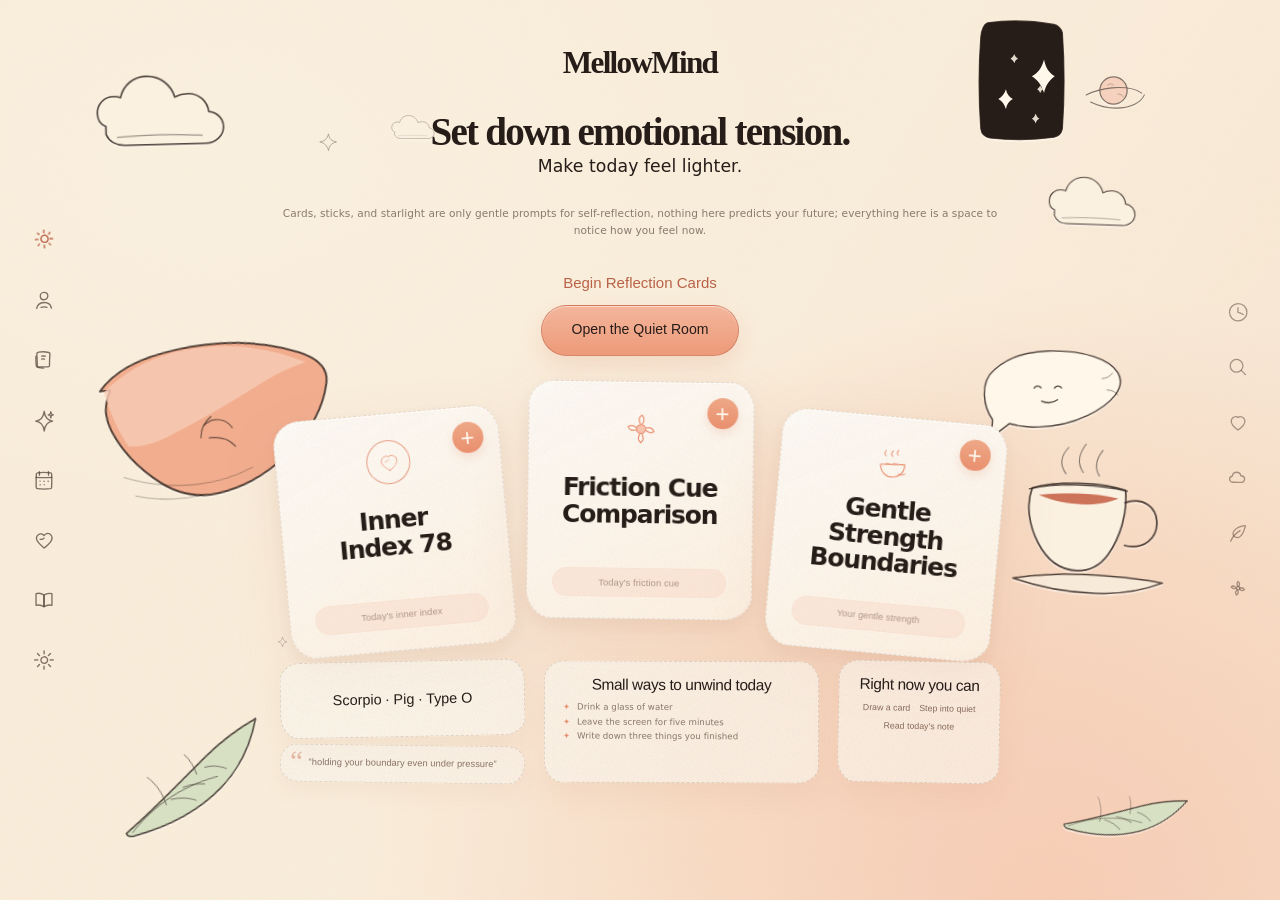
<file: Demo/index.html>
<!doctype html>
<html lang="en">
<head>
  <meta charset="utf-8">
  <meta name="viewport" content="width=device-width,initial-scale=1,viewport-fit=cover">
  <meta name="theme-color" content="#fbf3e6">
  <title>Mellow Mind · Interactive Demo</title>
  <link rel="stylesheet" href="styles.css">
  <link rel="stylesheet" href="ui.css">
  <link rel="stylesheet" href="animations.css">
  <link rel="stylesheet" href="home.css">
  <link rel="stylesheet" href="subpages.css">
  <link rel='stylesheet' href='ritual.css'>
</head>
<body>
  <canvas id="starCanvas" aria-hidden="true"></canvas>
  <div class="ambient ambient-one" aria-hidden="true"></div>
  <div class="ambient ambient-two" aria-hidden="true"></div>
  <div class="ambient ambient-three" aria-hidden="true"></div>

  <div class="app-shell">
    <aside class="sidebar">
      <div class="brand">
        <div class="brand-mark">M</div>
        <div><strong>Mellow Mind</strong><span>CALM · REFLECT · HEAL</span></div>
      </div>
      <p class="sidebar-note">Set down emotional tension.<br>Make ordinary days gentler.</p>
      <nav class="side-nav" aria-label="Main navigation">
        <button class="nav-item active" data-page="home"><span>✦</span><b>Today</b></button>
        <button class="nav-item" data-page="profile"><span>◌</span><b>Profile</b></button>
        <button class="nav-item" data-page="tarot"><span>☾</span><b>Reflection Cards</b></button>
        <button class="nav-item" data-page="wish"><span>✦</span><b>With Ritual</b></button>
        <button class="nav-item" data-page="calendar"><span>✧</span><b>Daily Almanac</b></button>
        <button class="nav-item" data-page="heal"><span>♡</span><b>Healing Space</b></button>
        <button class="nav-item" data-page="collection"><span>▣</span><b>Collection &amp; Skins</b></button>
        <button class="nav-item" id="settingsNavBtn" type="button" aria-label="Settings">
          <span class="nav-icon" aria-hidden="true"><svg viewBox="0 0 24 24" fill="none" stroke="currentColor" stroke-width="1.35" stroke-linecap="round" stroke-linejoin="round"><path d="M12.1 8.8c1.8-.1 3.4 1.3 3.5 3.1.1 1.9-1.3 3.4-3.2 3.5-1.8.1-3.4-1.3-3.5-3.1-.1-1.8 1.3-3.4 3.2-3.5Z"/><path d="M12 2.9c.2 1 .2 1.9.1 2.9M12 18.2c.1 1 .1 1.9 0 2.9M2.8 12c1-.2 2-.2 3-.1M18.2 12c1-.1 2-.1 3 0M5.5 5.5c.7.7 1.4 1.4 2 2.1M16.5 16.5c.7.7 1.4 1.4 2.1 2M18.5 5.6c-.7.7-1.4 1.4-2.1 2M7.5 16.5c-.7.7-1.4 1.4-2 2.1"/></svg></span>
          <b>Settings</b>
        </button>
      </nav>
      <div class="sidebar-footer">
        <button class="soft-button wide" id="settingsBtn">Settings · Privacy · About</button>
        <span class="local-chip">● Local-only demo</span>
      </div>
    </aside>

    <main class="workspace">
      <header class="topbar">
        <div><p class="eyebrow" id="todayLabel">Today</p><h1 id="topTitle">Today's Sanctuary</h1></div>
        <div class="top-actions">
          <span class="local-pill">Local first · Data stays on this device</span>
          <button class="icon-button" id="themeBtn" aria-label="Toggle light and dark mode">◐</button>
          <button class="icon-button" id="settingsTopBtn" aria-label="Settings">⚙</button>
          <button class="icon-button" id="restartBtn" aria-label="Restart profile setup">↻</button>
        </div>
      </header>

      <section class="page active" id="page-home">
        <div class="home-stage">
          <svg class="home-svg-defs" width="0" height="0" aria-hidden="true" focusable="false">
            <defs>
              <symbol id="mm-home-cloud" viewBox="0 0 180 84">
                <path d="M13 64c-5-2-8-7-8-13 0-9 7-16 16-16 2 0 5 .4 7 1.2C31 24 41 16 54 16c13 0 24 9 27 21 4-2 8-3 13-3 11 0 19 8 20 18 8 1 14 7 14 15 0 9-8 16-18 16H31c-8 0-15-4-18-11Z" fill="#fbf1e1" stroke="currentColor" stroke-width="1.6" stroke-linecap="round" stroke-linejoin="round"/>
                <path d="M24 75c28-2 55-2 83 0" fill="none" stroke="currentColor" stroke-width="1.05" stroke-linecap="round" opacity=".55"/>
              </symbol>
              <symbol id="mm-home-heart" viewBox="0 0 48 48">
                <path d="M24 38c-6-4.7-13-10.2-13-17.1C11 16 15.2 12 20.2 12c1.7 0 3.3.6 4.6 1.8 1.4-1.2 3-1.8 4.7-1.8 5 0 9.2 4 9.2 8.9C38.7 27.8 32 33.3 24 38Z" fill="none" stroke="currentColor" stroke-width="1.35" stroke-linecap="round" stroke-linejoin="round"/>
                <path d="M18 21.7c2.3.3 4.4-.6 5.7-2.5" fill="none" stroke="currentColor" stroke-width="1.1" stroke-linecap="round"/>
              </symbol>
              <symbol id="mm-home-flower" viewBox="0 0 48 48">
                <path d="M23.5 18.4c-1.9-4.2-1.1-8.2 2.5-10.2 2.6 3.2 2.4 7.1-.5 10.3M29.4 23.2c4.5-.9 8 .7 9.1 4.7-3.8 1.8-7.5.7-9.8-2.9M24.3 29.5c2.2 3.9 1.7 7.8-1.7 10.2-2.8-3-3-6.9-.4-10.3M18.4 24.4c-4.4 1.4-8 .1-9.2-3.9 3.7-2.1 7.4-1.1 9.9 2.3" fill="none" stroke="currentColor" stroke-width="1.35" stroke-linecap="round" stroke-linejoin="round"/>
                <path d="M23.5 19.1c3.2-.4 5.9 2.1 5.6 5.2-.3 3-2.9 5.2-5.9 4.8-3-.4-5-3.1-4.4-6.1.4-2.1 2.2-3.7 4.7-3.9Z" fill="#f7c3ad" stroke="currentColor" stroke-width="1.15"/>
              </symbol>
              <symbol id="mm-home-bowl" viewBox="0 0 48 48">
                <path d="M10.2 24.2h27.7c.3 8-5.3 14.1-13.6 14.4-8.5.3-13.8-5.8-14.1-14.4Z" fill="none" stroke="currentColor" stroke-width="1.35" stroke-linecap="round" stroke-linejoin="round"/>
                <path d="M15.4 24c1.8-1 3.6-1 5.4 0M24 24c1.8-1 3.6-1 5.4 0M31 35.1c2.5 1.4 5 1.3 7.5-.1" fill="none" stroke="currentColor" stroke-width="1.1" stroke-linecap="round"/>
                <path d="M16.6 14.4c-2.3-2-2.2-4.3 0-6.1M24.1 15.2c-2.2-2.2-1.8-4.5.5-6.4M30.2 13.5c-1.8-1.8-1.4-3.8.7-5.4" fill="none" stroke="currentColor" stroke-width="1.15" stroke-linecap="round"/>
              </symbol>
              <symbol id="mm-home-coffee" viewBox="0 0 190 190">
                <path d="M38 65c23-8 69-9 98-1 3 24-4 50-16 68-8 12-18 18-32 18-19 0-32-10-42-28-10-18-14-39-8-57Z" fill="#fbf1e1" stroke="currentColor" stroke-width="1.8" stroke-linecap="round" stroke-linejoin="round"/>
                <path d="M136 77c19-7 33 4 34 19 1 17-12 30-33 26" fill="none" stroke="currentColor" stroke-width="1.8" stroke-linecap="round"/>
                <path d="M35 66c24-7 70-8 103-1" fill="none" stroke="currentColor" stroke-width="1.25" stroke-linecap="round"/>
                <path d="M45 72c14-2 28-3 42-3 14 0 28 1 42 4-9 4-18 6-28 7-17 1-35 0-56-8Z" fill="#c65f43" opacity=".86"/>
                <path d="M21 160c29-5 59-7 88-6 28 1 52 3 69 6-19 8-39 12-60 13-33 1-65-3-97-13Z" fill="#f8ead8" stroke="currentColor" stroke-width="1.6" stroke-linecap="round" stroke-linejoin="round"/>
                <path d="M73 49c-8-10-5-20 2-28M91 47c-8-11-4-21 2-30M108 50c-6-9-3-19 3-27" fill="none" stroke="currentColor" stroke-width="1.15" stroke-linecap="round" opacity=".7"/>
              </symbol>
              <symbol id="mm-home-bubble" viewBox="0 0 170 120">
                <path d="M16 29c15-13 38-20 67-19 34 1 63 11 72 27 9 17-8 35-36 47-16 7-35 11-55 11-12 0-23-2-33-5l-24 17c3-8 5-15 5-22C3 71-2 43 16 29Z" fill="#fff8ea" stroke="currentColor" stroke-width="1.65" stroke-linecap="round" stroke-linejoin="round"/>
                <path d="M60 51c2-3 6-3 8 0M83 52c2-3 6-3 8 0M68 66c6 3 12 3 18-1" fill="none" stroke="currentColor" stroke-width="1.45" stroke-linecap="round"/>
                <path d="M137 43c5 0 9-2 12-6M142 56c5 0 9 2 12 6" fill="none" stroke="currentColor" stroke-width="1.1" stroke-linecap="round" opacity=".6"/>
              </symbol>
              <symbol id="mm-home-leaf" viewBox="0 0 190 130">
                <path d="M15 112C46 93 76 70 113 43c19-14 40-25 61-33-10 28-26 51-48 68-30 23-66 34-102 38-5 1-9-1-9-4Z" fill="#d7e0c3" stroke="currentColor" stroke-width="1.7" stroke-linecap="round" stroke-linejoin="round"/>
                <path d="M22 112c29-27 63-42 101-46M63 88c-2-13-7-24-16-33M84 72c8-2 16-2 24 0M101 60c-2-9-5-17-10-23M69 83c10-1 19 1 27 5M111 54c8-1 16 1 23 5" fill="none" stroke="currentColor" stroke-width="1.05" stroke-linecap="round" opacity=".72"/>
              </symbol>
            </defs>
          </svg>

          <div class="home-doodles" aria-hidden="true">
            <span class="home-doodle doodle-cloud-a"><svg viewBox="0 0 180 84"><use href="#mm-home-cloud"/></svg></span>
            <span class="home-doodle doodle-cloud-b"><svg viewBox="0 0 180 84"><use href="#mm-home-cloud"/></svg></span>
            <span class="home-doodle doodle-cloud-c"><svg viewBox="0 0 180 84"><use href="#mm-home-cloud"/></svg></span>
            <span class="home-doodle doodle-star-card">
              <svg viewBox="0 0 126 166">
                <path d="M14 9c28-4 58-3 87 2 5 1 10 6 11 11 3 42 3 84 0 126-1 6-5 10-11 11-28 4-56 4-84 1-7-1-11-5-12-12-3-40-3-80 0-120C6 18 9 11 14 9Z" fill="#261c18" stroke="currentColor" stroke-width="1.6"/>
                <path d="M38 96c1 6 4 10 9 13-5 3-8 7-9 13-2-6-5-10-10-13 5-3 8-7 10-13ZM88 57c2 11 7 18 14 22-7 5-12 12-14 22-3-10-8-17-16-22 8-4 13-11 16-22Z" fill="#fff8eb"/>
                <path d="M77 128c1 3 2 5 5 7-3 1-4 3-5 6-1-3-3-5-5-6 3-2 4-4 5-7ZM49 50c1 3 2 5 5 6-3 1-4 3-5 6-1-3-3-5-5-6 2-1 4-3 5-6ZM83 91c1 2 2 4 4 5-2 1-3 3-4 5-1-2-2-4-4-5 2-1 3-3 4-5Z" fill="#fff8eb" opacity=".86"/>
              </svg>
            </span>
            <span class="home-doodle doodle-planet">
              <svg viewBox="0 0 76 76">
                <circle cx="38" cy="38" r="15.5" fill="#f6c7b2" stroke="currentColor" stroke-width="1.45"/>
                <path d="M12 51c10 5 19 7 29 7 16 0 28-6 32-15M7 43c8-4 18-7 29-8 14-1 27 1 34 6" fill="none" stroke="currentColor" stroke-width="1.2" stroke-linecap="round"/>
                <path d="M31 32c2-2 5-2 7 0M43 42c3 0 5 1 6 3" fill="none" stroke="currentColor" stroke-width="1" stroke-linecap="round" opacity=".55"/>
              </svg>
            </span>
            <span class="home-doodle doodle-pillow">
              <svg viewBox="0 0 250 184">
                <path d="M20 47C36 29 65 19 98 16c41-4 82 1 117 17 17 8 26 19 22 33-6 23-22 44-42 60-22 18-47 29-74 32-20 2-38-4-54-17-18-15-33-34-41-56-5-15-3-25 4-38Z" fill="#f1ad8e" stroke="currentColor" stroke-width="1.9" stroke-linecap="round" stroke-linejoin="round"/>
                <path d="M24 48c30-23 64-32 101-31 31 0 63 9 95 26-15 3-31 8-47 16-31 15-62 28-93 39-14 5-27 7-39 5-8-16-14-34-17-55Z" fill="#f8cbb4" opacity=".83"/>
                <path d="M33 132c23 10 46 15 70 15 18 0 36-3 54-10M42 151c20 7 41 9 64 7" fill="none" stroke="currentColor" stroke-width="1" stroke-linecap="round" opacity=".36"/>
                <path d="M115 92c9-8 22-5 27 5M119 104c10 0 19 4 24 11M123 84c-7 4-11 11-12 19" fill="none" stroke="currentColor" stroke-width="1.15" stroke-linecap="round" opacity=".78"/>
              </svg>
            </span>
            <span class="home-doodle doodle-leaf-a"><svg viewBox="0 0 190 130"><use href="#mm-home-leaf"/></svg></span>
            <span class="home-doodle doodle-leaf-b"><svg viewBox="0 0 190 130"><use href="#mm-home-leaf"/></svg></span>
            <span class="home-doodle doodle-coffee"><svg viewBox="0 0 190 190"><use href="#mm-home-coffee"/></svg></span>
            <span class="home-doodle doodle-bubble"><svg viewBox="0 0 170 120"><use href="#mm-home-bubble"/></svg></span>
            <span class="home-doodle doodle-star-a"><svg viewBox="0 0 40 40"><path d="M20 4c1 7 4 10 11 11-7 2-10 5-11 12-2-7-5-10-12-12 7-1 10-4 12-11Z" fill="none" stroke="currentColor" stroke-width="1.2" stroke-linejoin="round"/></svg></span>
            <span class="home-doodle doodle-star-b"><svg viewBox="0 0 24 24"><path d="M12 3c.8 5 2.4 7 7 8-4.6 1-6.2 3-7 8-.8-5-2.4-7-7-8 4.6-1 6.2-3 7-8Z" fill="none" stroke="currentColor" stroke-width="1.1"/></svg></span>
          </div>

          <div class="home-mini-rail" aria-hidden="true">
            <span class="home-rail-icon"><svg viewBox="0 0 24 24"><path d="M12.1 3.3c4.8-.1 8.7 3.8 8.8 8.6.1 4.8-3.8 8.7-8.6 8.8-4.8.1-8.7-3.8-8.8-8.6-.1-4.8 3.7-8.7 8.6-8.8Z"/><path d="M12 7.4c-.1 3.1-.1 4.7-.1 4.7 1.9.2 3.7 1 5.3 2.2"/></svg></span>
            <span class="home-rail-icon"><svg viewBox="0 0 24 24"><path d="M10.4 4.2c3.5-.1 6.4 2.7 6.5 6.2.1 3.5-2.7 6.4-6.2 6.5-3.5.1-6.4-2.7-6.5-6.2-.1-3.5 2.7-6.4 6.2-6.5Z"/><path d="M15.2 15.1c1.4 1.3 2.8 2.7 4.2 4.2"/></svg></span>
            <span class="home-rail-icon"><svg viewBox="0 0 24 24"><path d="M12 19.8c-3.1-2.2-6.8-5.3-6.8-8.8 0-2.5 2.1-4.6 4.6-4.6.8 0 1.6.3 2.2.8.7-.5 1.4-.8 2.3-.8 2.5 0 4.6 2.1 4.6 4.6 0 3.6-3.7 6.6-6.9 8.8Z"/></svg></span>
            <span class="home-rail-icon"><svg viewBox="0 0 24 24"><path d="M6.7 17c-1.7 0-3.1-1.3-3.1-3 0-1.5 1.1-2.8 2.6-3 .3-2.3 2.1-4 4.4-4 2.1 0 3.9 1.5 4.3 3.5 1.9-.1 3.5 1.3 3.7 3.1.1 1.8-1.2 3.4-3 3.5-3 .1-5.9.1-8.9-.1Z"/></svg></span>
            <span class="home-rail-icon"><svg viewBox="0 0 24 24"><path d="M19.4 4.3c-4.8.3-8.8 2.1-11.2 5-1.8 2.3-1.4 5 .5 6.2 1.9 1.2 4.4.8 6.1-.9 2.3-2.4 3.6-6 4.6-10.3Z"/><path d="M4.6 20c2.1-4.7 5.2-8.1 9.5-10.6"/></svg></span>
            <span class="home-rail-icon"><svg viewBox="0 0 24 24"><path d="M12 10.1c-1.2-1.5-1.2-3.4 0-4.9 1.6 1.1 1.9 3 .8 4.7M13.7 11.8c1.9-.7 3.7-.1 4.7 1.6-1.5 1.2-3.5 1-4.8-.5M11.8 13.9c.8 1.9.3 3.8-1.3 4.9-1.4-1.5-1.1-3.6.3-4.9M10 12c-1.9.8-3.8.3-4.9-1.3 1.4-1.3 3.4-1 4.8.4"/><path d="M11.8 10.3c1.1-.1 2 .8 1.9 1.8-.1 1-1.1 1.7-2.1 1.4-1-.3-1.5-1.4-1-2.3.2-.5.7-.8 1.2-.9Z"/></svg></span>
          </div>

          <header class="home-hero">
            <div class="home-wordmark">MellowMind</div>
            <h1 class="home-headline">Set down emotional tension.</h1>
            <p class="home-subline">Make today feel lighter.</p>
            <p class="home-description">Cards, sticks, and starlight are only gentle prompts for self-reflection, nothing here predicts your future; everything here is a space to notice how you feel now.</p>
            <div class="home-cta">
              <button class="home-begin" type="button" data-go="tarot">Begin Reflection Cards</button>
              <button class="home-quiet" type="button" data-go="heal">Open the Quiet Room</button>
            </div>
          </header>

          <div class="home-card-row">
            <article class="home-card home-card--index">
              <span class="home-card-symbol" aria-hidden="true"><svg viewBox="0 0 48 48"><use href="#mm-home-heart"/></svg></span>
              <button class="home-card-plus" type="button" data-go="tarot" aria-label="Open reflection cards">+</button>
              <h3>Inner<br>Index <span id="homeEaseScore">82</span></h3>
              <p class="home-card-note" id="homeIndexNote">Today's inner index</p>
            </article>
            <article class="home-card home-card--friction">
              <span class="home-card-symbol" aria-hidden="true"><svg viewBox="0 0 48 48"><use href="#mm-home-flower"/></svg></span>
              <button class="home-card-plus" type="button" data-go="tarot" aria-label="Open friction cue reflection">+</button>
              <h3>Friction Cue<br>Comparison</h3>
              <p class="home-card-note" id="homeFrictionNote">Today's friction cue</p>
            </article>
            <article class="home-card home-card--strength">
              <span class="home-card-symbol" aria-hidden="true"><svg viewBox="0 0 48 48"><use href="#mm-home-bowl"/></svg></span>
              <button class="home-card-plus" type="button" data-go="heal" aria-label="Open the quiet room">+</button>
              <h3>Gentle<br>Strength<br>Boundaries</h3>
              <p class="home-card-note" id="homeStrengthNote">Your gentle strength</p>
            </article>
          </div>

          <div class="home-bottom">
            <div class="home-side-stack">
              <button class="home-profile-tag" type="button" data-go="profile" aria-label="Open personality profile"><span id="homeIdentity">Scorpio · Pig · Type O</span></button>
              <blockquote class="home-quote-card"><span>“holding your boundary even under pressure”</span></blockquote>
            </div>
            <article class="home-mini-panel">
              <h3>Small ways to unwind today</h3>
              <ul class="home-mini-list" id="homeUnwindList">
                <li>Unclench your jaw and take one slow breath</li>
                <li>Step into daylight for a quiet minute</li>
                <li>Let one unfinished task wait softly</li>
              </ul>
            </article>
            <article class="home-mini-panel">
              <h3>Right now you can</h3>
              <div class="home-action-list">
                <button class="home-action" type="button" data-go="tarot">Draw a card</button>
                <button class="home-action" type="button" data-go="heal">Step into quiet</button>
                <button class="home-action" type="button" data-go="calendar">Read today's note</button>
              </div>
            </article>
          </div>
        </div>
      </section>

      <section class="page" id="page-profile">
        <div class="page-intro"><p class="eyebrow">MULTI-DIMENSIONAL SELF</p><h2>Personality Profile</h2><p>Blood type, sun sign, and zodiac animal are used only as playful personality references. Together they shape a gentle guide for your current emotional needs.</p></div>
        <div class="content-grid profile-layout">
          <article class="glass panel form-panel">
            <div class="panel-head"><div><p class="eyebrow">YOUR DETAILS</p><h3>Edit profile</h3></div><span class="tag">Saved locally</span></div>
            <label class="field-label">Blood type</label>
            <div class="chip-row" id="bloodPicker"><button class="choice-chip" data-blood="A">A</button><button class="choice-chip" data-blood="B">B</button><button class="choice-chip" data-blood="O">O</button><button class="choice-chip" data-blood="AB">AB</button></div>
            <label class="field-label" for="birthdayInput">Solar birthday</label><input class="field-input" id="birthdayInput" type="date">
            <label class="field-label" for="yearInput">Birth year</label><input class="field-input" id="yearInput" type="number" min="1940" max="2026" inputmode="numeric">
            <div class="auto-preview" id="autoPreview"></div>
            <button class="primary-button wide" id="saveProfileBtn">Save and generate today's guide</button>
          </article>
          <div id="profileResult" class="profile-result"></div>
        </div>
      </section>

      <section class="page" id="page-tarot">
        <div class="page-intro"><p class="eyebrow">EMOTIONAL REFLECTION CARDS</p><h2>Gentle Reflection Cards</h2><p>No future is predicted. Each card reflects your present emotional weather, a thought you may be overlooking, and one kind way to return to yourself.</p></div>
        <article class="glass ritual-panel">
          <div class="ritual-copy"><div class="step-pill" id="tarotStepLabel">Step 1 · Hold to gather energy</div><h3 id="tarotPrompt">Bring your attention back to now</h3><p id="tarotHint">Hold the moon orb for 1.6 seconds and take one quiet breath.</p></div>
          <div class="tarot-workspace">
            <div class="charge-wrap" id="chargeWrap"><button class="charge-orb" id="chargeBtn" aria-label="Hold to gather energy"><span>Hold</span><small>to center</small></button><div class="charge-caption" id="chargeCaption">Breathe · soften your shoulders</div></div>
            <div class="shuffle-zone hidden" id="shuffleZone"><div class="shuffle-stack" id="shuffleStack"><i></i><i></i><i></i><i></i></div><p>Press and drag left or right to shuffle</p><div class="progress-track"><i id="shuffleProgress"></i></div></div>
            <div class="card-stage hidden" id="cardStage"></div>
          </div>
        </article>
        <div id="tarotReading"></div>
      </section>

      <section class="page" id="page-wish">
        <div class="page-intro"><p class="eyebrow">GENTLE RITUAL & WISHES</p><h2>Wish Ritual</h2><p>Peace, healing, ease, flow, and tenderness. Wish-stick notes offer gentle everyday prompts—never judgments of good or bad fortune.</p></div>
        <div class="segmented" id="wishTabs"><button class="active" data-wish="draw">Draw a wish</button><button data-wish="wall">Wish wall</button><button data-wish="seal">Seal a wish</button><button data-wish="checkin">Daily check-in</button></div>
        <div id="wishContent"></div>
      </section>

      <section class="page" id="page-calendar">
        <div class="page-intro"><p class="eyebrow">DAILY EMOTIONAL ALMANAC</p><h2>Daily Emotional Almanac</h2><p>Refreshed each day. It adapts to your personality references and current emotional needs without predicting any future events.</p></div>
        <div id="calendarContent"></div>
      </section>

      <section class="page" id="page-heal">
        <div class="page-intro"><p class="eyebrow">PRIVATE HEALING SPACE</p><h2>Your Healing Space</h2><p>A quiet room, an anxiety sorter, and local sound therapy. Your words stay on this device whenever possible.</p></div>
        <div class="segmented" id="healTabs"><button class="active" data-heal="tree">Quiet room</button><button data-heal="dissect">Anxiety sorter</button><button data-heal="audio">Sound therapy</button></div>
        <div id="healContent"></div>
      </section>

      <section class="page" id="page-collection">
        <div class="page-intro"><p class="eyebrow">YOUR LITTLE ARCHIVE</p><h2>Reflections & Skins</h2><p>Keep the words that help. Daily self-care can unlock basic skins; premium skins and deeper reports are modeled with a StoreKit 2 framework.</p></div>
        <div class="segmented" id="collectionTabs"><button class="active" data-collection="cards">Healing album</button><button data-collection="store">Skin shop</button></div>
        <div id="collectionContent"></div>
      </section>
    </main>
  </div>

  <footer class="compliance-footer"><span>Disclaimer: All content is for personality reference and emotional comfort only. It is not a fortune-telling service and cannot predict the future.</span><nav><button data-legal="privacy">Privacy</button><button data-legal="terms">Terms</button><button data-legal="about">About</button></nav></footer>

  <nav class="mobile-nav" aria-label="Mobile navigation">
    <button class="active" data-page="home"><span>✦</span><small>Today</small></button>
    <button data-page="profile"><span>◌</span><small>Profile</small></button>
    <button data-page="tarot"><span>☾</span><small>Cards</small></button>
    <button data-page="wish"><span>✦</span><small>Wish</small></button>
    <button data-page="calendar"><span>✧</span><small>Daily</small></button>
    <button data-page="heal"><span>♡</span><small>Heal</small></button>
    <button data-page="collection"><span>▣</span><small>Saved</small></button>
  </nav>

  <div class="modal-backdrop hidden" id="modalBackdrop"><div class="modal-card" role="dialog" aria-modal="true" aria-labelledby="modalTitle"><button class="modal-close" id="modalClose" aria-label="Close">×</button><div id="modalBody"></div></div></div>
  <div class="toast" id="toast" role="status" aria-live="polite"></div>
  <script src="icons.js"></script>
  <script src="app.js"></script>
  <script src='ritual-art.js'></script>
  <script src='ritual.js'></script>
</body>
</html>
</file>
<file: Demo/styles.css>
/* Mellow Mind interactive demo: shared visual foundation. */
:root {
  color-scheme: light;
  --bg: #edf8fc;
  --bg-deep: #d9edf6;
  --bg-wash: #f8fdff;
  --panel: rgba(255, 255, 255, 0.74);
  --panel-solid: #fcfeff;
  --panel-soft: rgba(242, 251, 255, 0.9);
  --ink: #223640;
  --soft-ink: #58727f;
  --muted: #5e7885;
  --lavender: #78b6d2;
  --lavender-deep: #3f819f;
  --lavender-ink: #2f657f;
  --lavender-soft: #d9eef7;
  --lavender-mist: #e7f5fb;
  --milk-blue: #d7edf6;
  --blue-ink: #4c7c92;
  --rose: #e2eef2;
  --line: rgba(62, 111, 131, 0.14);
  --line-strong: rgba(62, 111, 131, 0.24);
  --shadow: 0 26px 70px rgba(42, 88, 108, 0.11);
  --shadow-soft: 0 12px 34px rgba(42, 88, 108, 0.075);
  --serif: "Iowan Old Style", "Palatino Linotype", "Book Antiqua", Georgia, serif;
  --display: "Segoe UI Variable Display", "Avenir Next", "SF Pro Rounded", "Nirmala UI", "Segoe UI", system-ui, sans-serif;
  --ease-soft: cubic-bezier(.22,.8,.3,1);
  --sans: "Segoe UI Variable Text", "Avenir Next", "SF Pro Text", "Nirmala UI", "Segoe UI", system-ui, sans-serif;
  --radius-xl: 34px;
  --radius-lg: 24px;
  --radius-md: 17px;
  --radius-sm: 12px;
}
:root[data-theme="dark"] {
  color-scheme: dark;
  --bg: #0c1b23;
  --bg-deep: #122a34;
  --bg-wash: #10222b;
  --panel: rgba(17, 37, 47, 0.8);
  --panel-solid: #16313d;
  --panel-soft: rgba(21, 44, 55, 0.9);
  --ink: #eef9fc;
  --soft-ink: #b3cad5;
  --muted: #8099a5;
  --lavender: #78b6d2;
  --lavender-deep: #8ecbe3;
  --lavender-ink: #a8d8eb;
  --lavender-soft: #193b49;
  --lavender-mist: #153440;
  --milk-blue: #173844;
  --blue-ink: #9fd1e4;
  --rose: #2b3c43;
  --line: rgba(163, 211, 230, 0.14);
  --line-strong: rgba(163, 211, 230, 0.25);
  --shadow: 0 26px 70px rgba(0, 0, 0, 0.32);
  --shadow-soft: 0 12px 34px rgba(0, 0, 0, 0.22);
}
@media (prefers-color-scheme: dark) {
  :root:not([data-theme="light"]) {
    color-scheme: dark;
    --bg: #0c1b23;
    --bg-deep: #122a34;
    --bg-wash: #10222b;
    --panel: rgba(17, 37, 47, 0.8);
    --panel-solid: #16313d;
    --panel-soft: rgba(21, 44, 55, 0.9);
    --ink: #eef9fc;
    --soft-ink: #b3cad5;
    --muted: #8099a5;
    --lavender: #78b6d2;
    --lavender-deep: #8ecbe3;
    --lavender-ink: #a8d8eb;
    --lavender-soft: #193b49;
    --lavender-mist: #153440;
    --milk-blue: #173844;
    --blue-ink: #9fd1e4;
    --rose: #2b3c43;
    --line: rgba(163, 211, 230, 0.14);
    --line-strong: rgba(163, 211, 230, 0.25);
    --shadow: 0 26px 70px rgba(0, 0, 0, 0.32);
    --shadow-soft: 0 12px 34px rgba(0, 0, 0, 0.22);
  }
}
* { box-sizing: border-box; }
html { min-width: 320px; scroll-behavior: smooth; background: var(--bg); }
body {
  margin: 0;
  min-height: 100vh;
  color: var(--ink);
  background:
    radial-gradient(circle at 82% 12%, rgba(124, 188, 218, 0.24), transparent 30rem),
    radial-gradient(circle at 18% 34%, rgba(171, 218, 235, 0.22), transparent 28rem),
    linear-gradient(145deg, var(--bg-wash), var(--bg) 46%, var(--bg-deep));
  font-family: var(--sans);
  font-size: 15px;
  line-height: 1.55;
  -webkit-font-smoothing: antialiased;
  text-rendering: optimizeLegibility;
}
body::before {
  content: "";
  position: fixed;
  inset: 0;
  pointer-events: none;
  opacity: 0.22;
  background-image: url("data:image/svg+xml,%3Csvg viewBox='0 0 180 180' xmlns='http://www.w3.org/2000/svg'%3E%3Cfilter id='n'%3E%3CfeTurbulence type='fractalNoise' baseFrequency='.7' numOctaves='2' stitchTiles='stitch'/%3E%3C/filter%3E%3Crect width='100%25' height='100%25' filter='url(%23n)' opacity='.18'/%3E%3C/svg%3E");
  mix-blend-mode: soft-light;
}
button, input, textarea { font: inherit; color: inherit; }
button { cursor: pointer; }
button:focus-visible, input:focus-visible, textarea:focus-visible { outline: 2px solid var(--lavender); outline-offset: 3px; }
h1, h2, h3, h4, p { margin-top: 0; }
h1, h2, h3, h4 { color: var(--ink); }
h1, h2, h3 { font-family: var(--serif); font-weight: 600; letter-spacing: -0.025em; }
h1 { margin-bottom: 0; font-size: clamp(1.7rem, 2.4vw, 2.2rem); }
h2 { font-size: clamp(2rem, 3.5vw, 3.15rem); line-height: 1.05; }
h3 { font-size: clamp(1.25rem, 2vw, 1.65rem); line-height: 1.18; }
h4 { margin-bottom: 6px; font-family: var(--serif); font-size: 1.12rem; }
p { color: var(--soft-ink); }
small { color: var(--muted); }
::selection { color: var(--ink); background: var(--lavender-soft); }
.hidden { display: none !important; }
#starCanvas { position: fixed; inset: 0; width: 100%; height: 100%; z-index: 0; pointer-events: none; opacity: 0.62; }
.ambient { position: fixed; border-radius: 999px; filter: blur(28px); opacity: 0.34; pointer-events: none; z-index: 0; }
.ambient-one { width: 360px; height: 360px; left: -130px; top: 8vh; background: rgba(133, 196, 223, 0.28); }
.ambient-two { width: 420px; height: 420px; right: -170px; top: 26vh; background: rgba(171, 218, 235, 0.26); }
.ambient-three { width: 330px; height: 330px; left: 42vw; bottom: -170px; background: rgba(196, 226, 237, 0.22); }
.app-shell {
  position: relative;
  z-index: 2;
  display: grid;
  grid-template-columns: 252px minmax(0, 1fr);
  gap: 24px;
  width: min(1660px, 100%);
  margin: 0 auto;
  padding: 22px 22px 96px;
}
.sidebar {
  position: sticky;
  top: 22px;
  display: flex;
  flex-direction: column;
  align-self: start;
  min-height: calc(100vh - 128px);
  max-height: calc(100vh - 44px);
  padding: 26px 18px 18px;
  border: 1px solid rgba(255, 255, 255, 0.7);
  border-radius: 30px;
  background: linear-gradient(160deg, rgba(255,255,255,.82), rgba(255,255,255,.58));
  box-shadow: var(--shadow-soft);
  backdrop-filter: blur(24px) saturate(125%);
  -webkit-backdrop-filter: blur(24px) saturate(125%);
}
:root[data-theme="dark"] .sidebar { border-color: var(--line); background: linear-gradient(160deg, rgba(17,37,47,.94), rgba(12,29,38,.84)); }
.brand { display: flex; align-items: center; gap: 13px; padding: 0 7px; }
.brand-mark {
  display: grid;
  place-items: center;
  width: 48px;
  height: 48px;
  flex: 0 0 48px;
  border-radius: 50%;
  color: #fff;
  background: radial-gradient(circle at 32% 25%, #bfe6f4, var(--lavender) 62%, var(--lavender-deep));
  box-shadow: 0 8px 22px rgba(60, 122, 148, 0.24);
  font-family: var(--serif);
  font-size: 1.4rem;
}
.brand strong { display: block; font-family: var(--serif); font-size: 1.35rem; font-weight: 600; line-height: 1.1; }
.brand span { display: block; margin-top: 5px; color: var(--muted); font-size: 0.56rem; font-weight: 600; letter-spacing: 0.14em; }
.sidebar-note { margin: 21px 8px 18px; color: var(--soft-ink); font-size: 0.79rem; line-height: 1.55; }
.side-nav { display: grid; gap: 6px; }
.nav-item {
  display: flex;
  align-items: center;
  gap: 11px;
  width: 100%;
  padding: 11px 12px;
  border: 1px solid transparent;
  border-radius: 14px;
  color: var(--soft-ink);
  background: transparent;
  text-align: left;
  transition: color .25s ease, background .25s ease, border-color .25s ease, transform .25s ease;
}
.nav-item span { width: 19px; color: var(--lavender-deep); text-align: center; font-size: 1rem; }
.nav-item b { font-size: 0.78rem; font-weight: 600; }
.nav-item:hover { transform: translateX(2px); color: var(--ink); background: rgba(255,255,255,.48); }
.nav-item.active { color: var(--ink); border-color: var(--line); background: linear-gradient(120deg, var(--lavender-soft), rgba(255,255,255,.75)); box-shadow: 0 6px 18px rgba(49, 100, 121, .08); }
:root[data-theme="dark"] .nav-item.active { background: linear-gradient(120deg, var(--lavender-soft), rgba(24, 57, 71, .82)); }
.sidebar-footer { display: grid; gap: 10px; margin-top: auto; padding: 22px 4px 4px; }
.local-chip { display: flex; align-items: center; gap: 6px; padding-left: 7px; color: var(--muted); font-size: 0.68rem; }
.local-chip::first-letter { color: var(--lavender); }
.workspace { min-width: 0; }
.topbar { display: flex; align-items: flex-end; justify-content: space-between; gap: 24px; padding: 12px 6px 23px; }
.eyebrow { margin: 0 0 7px; color: var(--lavender-deep); font-size: 0.6rem; font-weight: 700; letter-spacing: 0.18em; line-height: 1.35; text-transform: uppercase; }
.top-actions { display: flex; align-items: center; justify-content: flex-end; gap: 9px; }
.local-pill { padding: 8px 13px; border: 1px solid var(--line); border-radius: 999px; color: var(--soft-ink); background: rgba(255,255,255,.46); font-size: 0.66rem; white-space: nowrap; }
:root[data-theme="dark"] .local-pill { background: rgba(21, 50, 63, .58); }
.icon-button { display: grid; place-items: center; width: 38px; height: 38px; border: 1px solid rgba(255,255,255,.85); border-radius: 50%; color: var(--soft-ink); background: rgba(255,255,255,.68); box-shadow: 0 6px 18px rgba(42, 88, 108, 0.075); font-size: 1rem; transition: transform .22s ease, background .22s ease; }
:root[data-theme="dark"] .icon-button { border-color: var(--line); background: rgba(21, 50, 63, .68); }
.icon-button:hover { transform: translateY(-2px); background: var(--panel-solid); }
.glass { position: relative; border: 1px solid rgba(255,255,255,.76); border-radius: var(--radius-xl); background: linear-gradient(145deg, var(--panel), rgba(255,255,255,.52)); box-shadow: var(--shadow-soft); backdrop-filter: blur(22px) saturate(125%); -webkit-backdrop-filter: blur(22px) saturate(125%); }
:root[data-theme="dark"] .glass { border-color: var(--line); }
.panel, .wish-card, .reading-card, .seal-card, .chat-panel { padding: clamp(22px, 2.4vw, 31px); }
.panel h3, .wish-card h3, .reading-card h3, .seal-card h3, .chat-panel h3 { margin-bottom: 13px; }
.page { display: none; padding-bottom: 4px; }
.page.active { display: block; animation: page-in .62s cubic-bezier(.22,.8,.3,1) both; }
@keyframes page-in { from { opacity: 0; transform: translateY(10px); } to { opacity: 1; transform: translateY(0); } }
.page-intro { max-width: 820px; margin: 0 6px 22px; }
.page-intro p:last-child { max-width: 760px; margin-bottom: 0; font-size: 0.84rem; }.hero {
  display: grid;
  grid-template-columns: minmax(0, 1.24fr) minmax(250px, .76fr);
  align-items: center;
  min-height: 390px;
  padding: clamp(34px, 5vw, 64px);
  overflow: hidden;
  background:
    radial-gradient(circle at 73% 52%, rgba(211, 238, 248, 0.82), transparent 24rem),
    linear-gradient(128deg, rgba(255,255,255,.84), rgba(246,252,255,.68) 54%, rgba(226,244,251,.72));
}
:root[data-theme="dark"] .hero { background: radial-gradient(circle at 73% 52%, rgba(35, 92, 112, .38), transparent 24rem), linear-gradient(128deg, rgba(16, 37, 47, .92), rgba(13, 31, 41, .8)); }
.hero::after { content: ""; position: absolute; width: 320px; height: 320px; right: 7%; bottom: -210px; border-radius: 50%; background: rgba(199, 222, 236, .24); filter: blur(8px); }
.hero-copy { position: relative; z-index: 2; max-width: 780px; }
.hero h2 { margin: 0 0 19px; color: var(--ink); font-size: clamp(2.7rem, 5.3vw, 5rem); font-weight: 500; letter-spacing: -.045em; line-height: .98; }
.hero h2 em { display: inline-block; color: var(--lavender-deep); font-style: normal; }
.hero-lead { max-width: 690px; margin-bottom: 24px; font-size: clamp(.83rem, 1.3vw, .96rem); line-height: 1.7; }
.hero-actions, .button-row, .modal-actions, .collect-actions { display: flex; flex-wrap: wrap; align-items: center; gap: 10px; }
.hero-orbit { position: relative; display: grid; place-items: center; min-height: 260px; }
.orbit-ring { position: absolute; border: 1px dashed rgba(75, 135, 159, .3); border-radius: 50%; animation: drift 18s ease-in-out infinite alternate; }
.ring-a { width: 250px; height: 250px; }
.ring-b { width: 330px; height: 330px; animation-delay: -7s; opacity: .55; }
.orbit-moon {
  position: relative;
  z-index: 2;
  display: grid;
  place-items: center;
  width: clamp(146px, 14vw, 188px);
  aspect-ratio: 1;
  border-radius: 50%;
  color: rgba(255,255,255,.92);
  background: radial-gradient(circle at 32% 26%, #cdeef9 0, #8dc9df 40%, #5a9fbd 76%, #3f7f9d);
  box-shadow: 0 24px 46px rgba(58, 120, 146, .23), inset -16px -20px 36px rgba(39, 91, 111, .17);
  font-family: var(--serif);
  font-size: clamp(3rem, 4vw, 4.2rem);
  animation: float 7s ease-in-out infinite;
}
.orbit-moon::before { content: ""; position: absolute; inset: -15px; border-radius: inherit; border: 1px solid rgba(255,255,255,.34); }
.spark { position: absolute; z-index: 3; color: var(--lavender); font-size: 1.1rem; animation: sparkle 4.6s ease-in-out infinite; }
.spark.s1 { left: 12%; top: 26%; }
.spark.s2 { right: 14%; top: 19%; animation-delay: -1.6s; }
.spark.s3 { right: 22%; bottom: 18%; animation-delay: -3s; }
@keyframes drift { to { transform: rotate(8deg) scale(1.04); } }
@keyframes float { 50% { transform: translateY(-8px); } }
@keyframes sparkle { 0%, 100% { opacity: .35; transform: scale(.8); } 50% { opacity: 1; transform: scale(1.15); } }
.metric-row { display: grid; grid-template-columns: repeat(3, minmax(0, 1fr)); gap: 17px; margin-top: 18px; }
.metric-card { min-height: 156px; padding: 24px 25px; border: 1px solid rgba(255,255,255,.64); border-radius: var(--radius-lg); background: rgba(255,255,255,.55); box-shadow: var(--shadow-soft); }
.metric-card.accent { border-color: rgba(153, 205, 225, .5); background: linear-gradient(145deg, rgba(218, 241, 250, .85), rgba(245, 252, 255, .75)); }
:root[data-theme="dark"] .metric-card { border-color: var(--line); background: rgba(16, 38, 48, .76); }
:root[data-theme="dark"] .metric-card.accent { background: linear-gradient(145deg, rgba(24, 61, 77, .9), rgba(14, 34, 44, .82)); }
.metric-label { display: block; margin-bottom: 8px; color: var(--soft-ink); font-size: .66rem; }
.metric-card strong { display: block; margin-bottom: 7px; color: var(--ink); font-family: var(--serif); font-size: clamp(1.65rem, 2.4vw, 2.25rem); font-weight: 500; line-height: 1.05; }
.metric-card small { display: block; color: var(--soft-ink); font-size: .69rem; line-height: 1.55; }
.content-grid { display: grid; grid-template-columns: minmax(0, 1.08fr) minmax(0, .92fr); gap: 18px; margin-top: 18px; }
.content-grid.two-one { grid-template-columns: minmax(0, 1.28fr) minmax(0, .72fr); }
.profile-layout { grid-template-columns: minmax(280px, .68fr) minmax(0, 1.32fr); }
.profile-snapshot { display: flex; align-items: center; gap: 22px; min-height: 180px; }
.avatar-sigil { display: grid; place-items: center; width: 88px; height: 88px; flex: 0 0 88px; border-radius: 50%; color: #fff; background: radial-gradient(circle at 32% 24%, #c3e8f5, #78b6d2 68%, #3f7f9d); box-shadow: 0 14px 30px rgba(52, 113, 139, .22); font-family: var(--serif); font-size: 2.2rem; }
.profile-snapshot h3 { margin-bottom: 8px; }
.profile-snapshot p { margin-bottom: 12px; font-size: .8rem; }
.tag-row { display: flex; flex-wrap: wrap; gap: 7px; }
.tag { display: inline-flex; align-items: center; min-height: 25px; padding: 4px 9px; border: 1px solid var(--line); border-radius: 999px; color: var(--soft-ink); background: rgba(255,255,255,.42); font-size: .61rem; font-weight: 500; }
:root[data-theme="dark"] .tag { background: rgba(19, 47, 60, .62); }
button.tag { transition: border-color .2s ease, color .2s ease; }
button.tag:hover { color: var(--lavender-ink); border-color: var(--line-strong); }
.insight-quote { margin: 15px 0 20px; color: var(--lavender-ink); font-family: var(--serif); font-size: clamp(1.3rem, 2.2vw, 1.85rem); line-height: 1.42; }
.guide-list { display: grid; gap: 13px; }
.guide-item { display: grid; grid-template-columns: 25px 1fr; gap: 9px; color: var(--soft-ink); font-size: .76rem; line-height: 1.58; }
.guide-item > span { color: var(--lavender-deep); font-size: .61rem; font-weight: 700; letter-spacing: .04em; }
.section-title { display: flex; align-items: flex-end; justify-content: space-between; gap: 12px; margin-bottom: 16px; }
.section-title h3 { margin: 0; }
.section-title > span, .section-title small { color: var(--muted); font-size: .65rem; }
.clean-list { display: grid; gap: 10px; }
.clean-item { display: flex; align-items: flex-start; gap: 11px; padding: 10px 11px; border-radius: 13px; background: rgba(255,255,255,.31); font-size: .73rem; line-height: 1.48; }
:root[data-theme="dark"] .clean-item { background: rgba(21, 51, 64, .4); }
.clean-item > span { display: grid; place-items: center; width: 23px; height: 23px; flex: 0 0 23px; border-radius: 50%; color: var(--lavender-deep); background: var(--lavender-soft); font-size: .62rem; }
.clean-item b { color: var(--ink); font-weight: 600; }
.keyword-bar { display: flex; align-items: center; justify-content: space-between; gap: 13px; margin-top: 17px; padding: 15px 16px; border: 1px solid var(--line); border-radius: 16px; background: linear-gradient(110deg, rgba(220, 242, 250, .76), rgba(245,249,252,.58)); }
:root[data-theme="dark"] .keyword-bar { background: linear-gradient(110deg, rgba(20, 54, 69, .78), rgba(24, 61, 75, .56)); }
.keyword-bar div { min-width: 0; }
.keyword-bar small { display: block; font-size: .6rem; }
.keyword-bar strong { display: block; margin-top: 3px; color: var(--ink); font-family: var(--serif); font-size: .88rem; font-weight: 500; line-height: 1.35; }
.quick-grid { display: grid; grid-template-columns: 1fr; gap: 9px; }
.quick-card { display: block; padding: 13px 15px; border: 1px solid var(--line); border-radius: 14px; color: var(--ink); background: rgba(255,255,255,.34); text-align: left; transition: transform .22s ease, background .22s ease, border-color .22s ease; }
:root[data-theme="dark"] .quick-card { background: rgba(22, 50, 63, .4); }
.quick-card:hover { transform: translateY(-2px); border-color: var(--line-strong); background: rgba(255,255,255,.62); }
:root[data-theme="dark"] .quick-card:hover { background: rgba(28, 62, 77, .6); }
.quick-card b { display: block; font-size: .76rem; font-weight: 600; }
.quick-card small { display: block; margin-top: 2px; font-size: .64rem; }
.primary-button, .soft-button, .mini-action, .text-button { border: 0; transition: transform .22s ease, box-shadow .22s ease, background .22s ease, color .22s ease; }
.primary-button { min-height: 42px; padding: 10px 21px; border-radius: 999px; color: #fff; background: linear-gradient(135deg, #85c3de, #3f819f); box-shadow: 0 9px 22px rgba(48, 115, 141, .23); font-size: .72rem; font-weight: 600; }
.primary-button:hover { transform: translateY(-2px); box-shadow: 0 13px 28px rgba(48, 115, 141, .3); }
.primary-button:active { transform: translateY(0); }
.soft-button { min-height: 40px; padding: 9px 18px; border: 1px solid rgba(255,255,255,.9); border-radius: 999px; color: var(--ink); background: rgba(255,255,255,.64); box-shadow: 0 5px 16px rgba(44, 94, 114, .07); font-size: .7rem; }
:root[data-theme="dark"] .soft-button { border-color: var(--line); background: rgba(18, 45, 58, .72); }
.soft-button:hover { transform: translateY(-1px); background: var(--panel-solid); }
.mini-action { padding: 7px 11px; border: 1px solid var(--line); border-radius: 999px; color: var(--soft-ink); background: rgba(255,255,255,.38); font-size: .62rem; font-weight: 500; }
:root[data-theme="dark"] .mini-action { background: rgba(20, 48, 60, .62); }
.mini-action:hover, .mini-action.liked { color: var(--lavender-ink); border-color: rgba(112, 181, 209, .46); background: var(--lavender-soft); }
.text-button { padding: 6px 8px; color: var(--lavender-deep); background: transparent; font-size: .68rem; text-decoration: underline; text-underline-offset: 3px; }
.wide { width: 100%; }
.primary-button.wide, .soft-button.wide { display: block; }
.disabled, button:disabled { cursor: not-allowed; opacity: .55; }
.segmented { display: flex; flex-wrap: wrap; gap: 4px; margin: 0 0 18px; padding: 5px; border: 1px solid var(--line); border-radius: 999px; background: rgba(255,255,255,.45); width: fit-content; max-width: 100%; }
:root[data-theme="dark"] .segmented { background: rgba(16, 42, 54, .74); }
.segmented button { padding: 9px 16px; border: 0; border-radius: 999px; color: var(--soft-ink); background: transparent; font-size: .68rem; transition: color .22s ease, background .22s ease, box-shadow .22s ease; }
.segmented button.active { color: var(--ink); background: var(--panel-solid); box-shadow: 0 5px 14px rgba(42, 92, 112, .09); }
.form-panel { align-self: start; }
.panel-head { display: flex; align-items: flex-start; justify-content: space-between; gap: 12px; margin-bottom: 21px; }
.field-label { display: block; margin: 15px 0 7px; color: var(--soft-ink); font-size: .67rem; font-weight: 600; }
.field-input, .field-textarea, .chat-compose input { width: 100%; border: 1px solid var(--line); border-radius: 13px; color: var(--ink); background: rgba(255,255,255,.58); box-shadow: inset 0 1px 3px rgba(42, 92, 112, .035); }
:root[data-theme="dark"] .field-input, :root[data-theme="dark"] .field-textarea, :root[data-theme="dark"] .chat-compose input { background: rgba(15, 39, 50, .8); }
.field-input { min-height: 42px; padding: 9px 12px; }
.field-textarea { min-height: 122px; margin-top: 2px; padding: 12px 13px; resize: vertical; font-size: .78rem; line-height: 1.55; }
.field-input::placeholder, .field-textarea::placeholder, .chat-compose input::placeholder { color: var(--muted); }
.chip-row { display: flex; flex-wrap: wrap; gap: 6px; }
.choice-chip { padding: 7px 14px; border: 1px solid var(--line); border-radius: 999px; color: var(--soft-ink); background: rgba(255,255,255,.35); font-size: .69rem; transition: all .2s ease; }
.choice-chip:hover { border-color: var(--line-strong); }
.choice-chip.active { color: #fff; border-color: transparent; background: var(--lavender-deep); box-shadow: 0 6px 15px rgba(48, 115, 141, .2); }
.auto-preview { margin-top: 15px; padding: 12px 14px; border: 1px dashed var(--line-strong); border-radius: 13px; color: var(--soft-ink); background: rgba(255,255,255,.26); font-size: .68rem; line-height: 1.55; }
.auto-preview b { color: var(--lavender-ink); }
#saveProfileBtn { margin-top: 16px; }
.profile-result { display: grid; gap: 13px; align-content: start; }
.fusion-card { padding: 22px; border: 1px solid rgba(255,255,255,.72); border-radius: 23px; background: linear-gradient(145deg, var(--panel), rgba(255,255,255,.48)); box-shadow: var(--shadow-soft); }
:root[data-theme="dark"] .fusion-card { border-color: var(--line); }
.fusion-head { display: flex; align-items: center; gap: 12px; margin-bottom: 14px; }
.fusion-head h4 { margin-bottom: 2px; }
.fusion-icon { display: grid; place-items: center; width: 38px; height: 38px; flex: 0 0 38px; border-radius: 13px; color: var(--lavender-ink); background: var(--lavender-soft); font-family: var(--serif); font-size: 1.05rem; }
.caption { color: var(--muted); font-size: .6rem; }
.fusion-lines { display: grid; gap: 8px; color: var(--soft-ink); font-size: .73rem; line-height: 1.56; }
.fusion-lines b { color: var(--ink); font-weight: 600; }.ritual-panel { padding: clamp(23px, 3.5vw, 42px); }
.ritual-copy { max-width: 720px; }
.ritual-copy h3 { margin-bottom: 7px; font-size: clamp(1.5rem, 2.8vw, 2.2rem); }
.ritual-copy p { margin-bottom: 0; font-size: .77rem; }
.step-pill { display: inline-flex; align-items: center; min-height: 26px; margin-bottom: 12px; padding: 5px 11px; border: 1px solid var(--line); border-radius: 999px; color: var(--lavender-ink); background: var(--lavender-soft); font-size: .62rem; font-weight: 600; }
.tarot-workspace { display: grid; place-items: center; min-height: 350px; margin-top: 26px; }
.charge-wrap { display: grid; justify-items: center; gap: 17px; }
.charge-orb { position: relative; display: grid; place-items: center; align-content: center; width: 188px; aspect-ratio: 1; border: 1px solid rgba(255,255,255,.7); border-radius: 50%; color: #fff; background: radial-gradient(circle at 34% 26%, #c3e9f6, #70b2d0 55%, #3f7f9d); box-shadow: 0 20px 52px rgba(55, 118, 144, .26), inset -13px -19px 28px rgba(40, 94, 115, .16); touch-action: none; user-select: none; transition: transform .3s ease, box-shadow .3s ease; }
.charge-orb::before, .charge-orb::after { content: ""; position: absolute; border: 1px solid rgba(113, 181, 208, .32); border-radius: 50%; animation: pulse-ring 3.8s ease-out infinite; }
.charge-orb::before { inset: -18px; }
.charge-orb::after { inset: -38px; animation-delay: -1.9s; }
.charge-orb span { position: relative; z-index: 2; font-family: var(--serif); font-size: 1.45rem; }
.charge-orb small { position: relative; z-index: 2; margin-top: 2px; color: rgba(255,255,255,.72); font-size: .62rem; letter-spacing: .1em; text-transform: uppercase; }
.charge-orb:active { transform: scale(.98); }
.charge-caption { color: var(--soft-ink); font-size: .69rem; letter-spacing: .05em; }
@keyframes pulse-ring { 0% { opacity: .7; transform: scale(.96); } 100% { opacity: 0; transform: scale(1.14); } }
.shuffle-zone { width: min(620px, 100%); text-align: center; user-select: none; touch-action: pan-y; }
.shuffle-zone p { margin-top: 17px; font-size: .7rem; }
.shuffle-stack { position: relative; width: 185px; height: 245px; margin: 0 auto; }
.shuffle-stack i { position: absolute; inset: 0; display: block; border: 1px solid rgba(255,255,255,.55); border-radius: 19px; background: linear-gradient(145deg, #9dd2e6, #4b8eaa); box-shadow: 0 18px 30px rgba(45, 101, 121, .17); }
.shuffle-stack i:nth-child(2) { transform: rotate(-6deg) translate(-8px, 5px); opacity: .75; }
.shuffle-stack i:nth-child(3) { transform: rotate(6deg) translate(8px, 8px); opacity: .53; }
.shuffle-stack i:nth-child(4) { transform: rotate(-2deg) translate(-2px, 12px); opacity: .35; }
.progress-track { height: 5px; margin: 18px auto 0; overflow: hidden; border-radius: 999px; background: var(--lavender-soft); }
.progress-track i { display: block; width: 0; height: 100%; border-radius: inherit; background: linear-gradient(90deg, var(--lavender), var(--lavender-deep)); transition: width .12s linear; }
.card-stage { display: grid; grid-template-columns: repeat(3, minmax(0, 1fr)); gap: clamp(10px, 2vw, 23px); width: min(790px, 100%); perspective: 1300px; }
.tarot-card { position: relative; height: clamp(245px, 29vw, 355px); padding: 0; border: 0; border-radius: 20px; background: transparent; perspective: 1100px; transition: opacity .45s ease, transform .32s ease; }
.tarot-card:hover { transform: translateY(-5px); }
.tarot-inner { position: relative; width: 100%; height: 100%; transform-style: preserve-3d; transition: transform .9s cubic-bezier(.2,.7,.25,1); }
.tarot-card.flipped .tarot-inner { transform: rotateY(180deg); }
.card-face { position: absolute; inset: 0; display: grid; place-items: center; overflow: hidden; padding: 18px; border: 1px solid rgba(255,255,255,.52); border-radius: 20px; box-shadow: 0 19px 35px rgba(42, 92, 112, .17); backface-visibility: hidden; -webkit-backface-visibility: hidden; }
.card-back { color: rgba(255,255,255,.78); background: radial-gradient(circle at 50% 40%, #a9d8ea, #66a8c6 66%, #4586a3); }
.card-back::before { content: ""; position: absolute; inset: 13px; border: 1px solid rgba(255,255,255,.28); border-radius: 13px; }
.card-number { position: absolute; top: 19px; left: 21px; font-size: .64rem; letter-spacing: .16em; }
.card-front { align-content: center; transform: rotateY(180deg); color: var(--ink); background: radial-gradient(circle at 50% 32%, rgba(245, 252, 255, .96), rgba(218, 240, 249, .95) 67%, rgba(190, 226, 240, .93)); }
.card-glyph { width: 75px; height: 75px; display: grid; place-items: center; margin-bottom: 18px; border: 1px solid rgba(75, 135, 159, .27); border-radius: 50%; color: var(--lavender-ink); font-family: var(--serif); font-size: 2.3rem; }
.card-front strong { display: block; font-family: var(--serif); font-size: clamp(1rem, 1.7vw, 1.35rem); font-weight: 600; line-height: 1.22; }
.card-front small { display: block; margin-top: 7px; color: var(--lavender-ink); font-size: .67rem; }
.reading-card { margin-top: 18px; }
.reading-hero { display: flex; align-items: center; gap: 18px; margin-bottom: 22px; }
.reading-hero h3 { margin-bottom: 3px; }
.reading-hero p:last-child { margin-bottom: 0; font-size: .7rem; }
.reading-sigil { display: grid; place-items: center; width: 70px; height: 70px; flex: 0 0 70px; border-radius: 50%; color: var(--lavender-ink); background: var(--lavender-soft); font-family: var(--serif); font-size: 2rem; }
.reading-sections { display: grid; grid-template-columns: repeat(3, minmax(0, 1fr)); gap: 11px; }
.reading-section { padding: 16px; border: 1px solid var(--line); border-radius: 16px; background: rgba(255,255,255,.3); }
:root[data-theme="dark"] .reading-section { background: rgba(22, 53, 66, .4); }
.reading-section small { display: block; margin-bottom: 7px; color: var(--lavender-deep); font-size: .6rem; font-weight: 700; letter-spacing: .035em; text-transform: uppercase; }
.reading-section p { margin: 0; color: var(--soft-ink); font-size: .73rem; line-height: 1.6; }
.cleanse-wrap { margin-top: 18px; }
.cleanse-track { position: relative; height: 45px; overflow: hidden; border: 1px solid var(--line); border-radius: 999px; color: var(--soft-ink); background: rgba(255,255,255,.34); cursor: ew-resize; touch-action: none; user-select: none; }
:root[data-theme="dark"] .cleanse-track { background: rgba(20, 48, 60, .46); }
.cleanse-track > span { position: absolute; inset: 0; display: grid; place-items: center; font-size: .64rem; pointer-events: none; }
.cleanse-fill { display: block; width: 0; height: 100%; border-radius: inherit; background: linear-gradient(90deg, var(--lavender-soft), rgba(194,215,230,.8)); }
.ritual-grid { display: grid; grid-template-columns: minmax(0, 1.12fr) minmax(0, .88fr); gap: 18px; }
.wish-altar { display: grid; place-items: center; min-height: 520px; padding: clamp(24px, 3.6vw, 43px); text-align: center; background: radial-gradient(circle at 50% 37%, rgba(225, 244, 251, .8), rgba(255,255,255,.55) 54%, rgba(255,255,255,.35)); }
:root[data-theme="dark"] .wish-altar { background: radial-gradient(circle at 50% 37%, rgba(24, 66, 83, .54), rgba(13, 35, 45, .68) 57%, rgba(10, 29, 38, .55)); }
.wish-altar h3 { max-width: 650px; }
.tube-scene { position: relative; display: grid; place-items: center; width: 220px; height: 250px; margin: 18px auto 22px; }
.sticks { position: absolute; inset: 7px 35px 67px; display: flex; align-items: flex-start; justify-content: center; gap: 7px; transform-origin: 50% 90%; }
.sticks i { display: block; width: 9px; height: 118px; border-radius: 7px 7px 2px 2px; background: linear-gradient(90deg, #e4d2b9, #f4e9d7 50%, #d9c3a6); box-shadow: 0 3px 7px rgba(97,73,44,.16); transform-origin: 50% 100%; }
.sticks i:nth-child(1) { transform: rotate(-10deg) translateY(15px); }
.sticks i:nth-child(2) { transform: translateY(3px); }
.sticks i:nth-child(3) { transform: rotate(10deg) translateY(15px); }
.tube { position: absolute; bottom: 19px; display: grid; place-items: center; width: 104px; height: 139px; overflow: hidden; border: 1px solid rgba(121,98,80,.24); border-radius: 15px 15px 25px 25px; background: linear-gradient(90deg, #c9a985, #ead7bd 34%, #f2e5d1 60%, #c5a27f); box-shadow: inset -10px 0 18px rgba(88,62,37,.16), 0 16px 24px rgba(104,79,52,.2); transform-origin: 50% 90%; }
.tube::before { content: ""; position: absolute; left: 12px; right: 12px; top: -5px; height: 17px; border-radius: 50%; background: #9b7a59; box-shadow: inset 0 4px 6px rgba(55,37,24,.33); }
.tube::after { content: "WISH"; position: absolute; top: 54px; color: rgba(95,65,46,.66); font-family: var(--serif); font-size: .62rem; letter-spacing: .12em; }
.tube.shaking { animation: tube-shake .52s ease-in-out 2; }
@keyframes tube-shake { 0%,100% { transform: rotate(0); } 20% { transform: rotate(-8deg) translateX(-4px); } 45% { transform: rotate(7deg) translateX(4px); } 70% { transform: rotate(-4deg); } }
.draw-sticks { display: flex; flex-wrap: wrap; justify-content: center; gap: 8px; margin-top: 18px; }
.stick-choice { min-height: 39px; padding: 8px 17px; border: 1px solid rgba(178,154,126,.38); border-radius: 5px 5px 11px 11px; color: #624b36; background: linear-gradient(180deg, #f6ead9, #e6d1b5); box-shadow: 0 5px 11px rgba(103,78,49,.13); font-family: var(--serif); font-size: .82rem; transition: transform .22s ease, box-shadow .22s ease; }
.stick-choice:hover { transform: translateY(-4px) rotate(-1deg); box-shadow: 0 9px 16px rgba(103,78,49,.19); }
.seal { display: grid; place-items: center; width: 56px; height: 56px; border: 1px solid rgba(154,128,102,.35); border-radius: 50%; color: #7d5d43; background: radial-gradient(circle at 34% 28%, #f7eedf, #e7d7c0); box-shadow: 0 9px 18px rgba(103,78,49,.12); font-family: var(--serif); font-size: 1.2rem; }
.wish-card { align-self: start; }
.wish-list { display: grid; gap: 12px; margin-top: 18px; }
.wish-item { padding: 19px 20px; border: 1px solid var(--line); border-radius: 18px; background: rgba(255,255,255,.44); box-shadow: var(--shadow-soft); }
:root[data-theme="dark"] .wish-item { background: rgba(17, 42, 53, .72); }
.wish-meta { display: flex; justify-content: space-between; gap: 12px; margin-bottom: 8px; color: var(--muted); font-size: .61rem; }
.wish-item > p { margin-bottom: 12px; color: var(--soft-ink); font-size: .78rem; line-height: 1.62; }
.comment-list { display: grid; gap: 5px; margin-bottom: 10px; }
.comment { padding: 7px 10px; border-radius: 10px; color: var(--soft-ink); background: var(--lavender-mist); font-size: .67rem; }
.inline-form { display: flex; flex-wrap: wrap; align-items: center; gap: 7px; }
.inline-form input { min-width: 150px; flex: 1; min-height: 35px; padding: 7px 10px; border: 1px solid var(--line); border-radius: 999px; background: rgba(255,255,255,.52); font-size: .67rem; }
:root[data-theme="dark"] .inline-form input { background: rgba(15, 38, 49, .74); }
.switch-row { display: flex; align-items: center; justify-content: space-between; gap: 12px; margin: 14px 0; color: var(--soft-ink); font-size: .72rem; }
.toggle { position: relative; width: 39px; height: 22px; flex: 0 0 39px; }
.toggle input { position: absolute; opacity: 0; }
.toggle i { position: absolute; inset: 0; border-radius: 999px; background: var(--lavender-soft); transition: background .22s ease; }
.toggle i::after { content: ""; position: absolute; width: 16px; height: 16px; left: 3px; top: 3px; border-radius: 50%; background: var(--panel-solid); box-shadow: 0 2px 5px rgba(32, 82, 100, .2); transition: transform .22s ease; }
.toggle input:checked + i { background: var(--lavender); }
.toggle input:checked + i::after { transform: translateX(17px); }
.seal-list { display: grid; gap: 9px; margin-top: 16px; }
.seal-item { display: flex; align-items: center; gap: 12px; padding: 13px; border: 1px solid var(--line); border-radius: 15px; background: rgba(255,255,255,.34); }
:root[data-theme="dark"] .seal-item { background: rgba(18,42,53,.72); }
.seal-icon { display: grid; place-items: center; width: 35px; height: 35px; flex: 0 0 35px; border-radius: 50%; color: var(--lavender-ink); background: var(--lavender-soft); }
.seal-item > div:nth-child(2) { flex: 1; }
.seal-item p { margin: 0 0 2px; color: var(--soft-ink); font-size: .72rem; }
.seal-item small { font-size: .6rem; }
.checkin-grid { display: grid; grid-template-columns: repeat(2, minmax(0, 1fr)); gap: 11px; }
.checkin-card { display: flex; align-items: center; gap: 10px; padding: 13px; border: 1px solid var(--line); border-radius: 14px; color: var(--soft-ink); background: rgba(255,255,255,.34); text-align: left; font-size: .7rem; }
:root[data-theme="dark"] .checkin-card { background: rgba(18,42,53,.72); }
.checkin-card.done { color: var(--lavender-ink); border-color: rgba(112, 181, 209, .42); background: var(--lavender-soft); }
.checkin-card .day-dot { width: 25px; height: 25px; flex: 0 0 25px; border-radius: 50%; background: rgba(255,255,255,.7); }
.streak-banner { display: flex; align-items: center; justify-content: space-between; gap: 14px; margin-top: 15px; padding: 15px 17px; border-radius: 16px; color: var(--soft-ink); background: linear-gradient(120deg, var(--lavender-soft), rgba(220, 244, 252, .68)); font-size: .71rem; }
.streak-banner strong { color: var(--ink); font-family: var(--serif); font-size: 1.25rem; }.calendar-hero { display: grid; grid-template-columns: auto 1fr; align-items: center; gap: clamp(20px, 4vw, 42px); padding: clamp(26px, 4vw, 42px); }
.score-ring { --score: 80; position: relative; display: grid; place-items: center; width: clamp(146px, 15vw, 188px); aspect-ratio: 1; border-radius: 50%; background: conic-gradient(var(--lavender) calc(var(--score) * 1%), var(--lavender-soft) 0); box-shadow: 0 16px 35px rgba(50, 106, 127, .12); }
.score-ring::before { content: ""; position: absolute; inset: 12px; border-radius: 50%; background: var(--panel-solid); }
.score-ring > div { position: relative; z-index: 1; text-align: center; }
.score-ring strong { display: block; color: var(--lavender-ink); font-family: var(--serif); font-size: clamp(2.5rem, 4vw, 3.6rem); font-weight: 500; line-height: 1; }
.score-ring small { display: block; margin-top: 5px; font-size: .59rem; }
.calendar-hero h3 { margin-bottom: 10px; }
.calendar-cards { display: grid; grid-template-columns: repeat(3, minmax(0, 1fr)); gap: 15px; margin-top: 17px; }
.calendar-card { padding: 22px; border: 1px solid rgba(255,255,255,.7); border-radius: 22px; background: var(--panel); box-shadow: var(--shadow-soft); }
:root[data-theme="dark"] .calendar-card { border-color: var(--line); }
.calendar-card h4 { margin-bottom: 9px; }
.calendar-card p { margin-bottom: 0; color: var(--soft-ink); font-size: .73rem; line-height: 1.58; }
.card-icon { display: grid; place-items: center; width: 39px; height: 39px; margin-bottom: 13px; border-radius: 13px; color: var(--lavender-ink); background: var(--lavender-soft); font-family: var(--serif); font-size: 1.05rem; }
.chat-panel { display: grid; gap: 13px; min-height: 560px; }
.chat-messages { display: flex; flex-direction: column; gap: 10px; max-height: 460px; min-height: 400px; overflow-y: auto; padding: 5px 4px 5px 0; scrollbar-width: thin; scrollbar-color: var(--lavender-soft) transparent; }
.chat-bubble { max-width: 78%; padding: 12px 14px 9px; border: 1px solid var(--line); border-radius: 5px 18px 18px 18px; color: var(--soft-ink); background: rgba(255,255,255,.42); font-size: .75rem; line-height: 1.58; }
:root[data-theme="dark"] .chat-bubble { background: rgba(22, 52, 66, .54); }
.chat-bubble.me { align-self: flex-end; border-radius: 18px 5px 18px 18px; background: var(--lavender-soft); }
.chat-bubble small { display: block; margin-top: 5px; font-size: .55rem; }
.chat-compose { display: flex; align-items: center; gap: 8px; }
.chat-compose input { min-height: 43px; padding: 9px 14px; border-radius: 999px; }
.chat-compose button { display: grid; place-items: center; width: 42px; height: 42px; flex: 0 0 42px; border: 0; border-radius: 50%; color: #fff; background: var(--lavender-deep); font-size: 1.15rem; }
.analysis-result { padding: 17px; border: 1px solid var(--line); border-radius: 16px; background: rgba(255,255,255,.3); }
:root[data-theme="dark"] .analysis-result { background: rgba(20, 48, 61, .38); }
.analysis-result h4 { margin: 15px 0 6px; color: var(--lavender-ink); font-family: var(--sans); font-size: .7rem; font-weight: 700; letter-spacing: .035em; text-transform: uppercase; }
.analysis-result h4:first-child { margin-top: 0; }
.analysis-result p, .analysis-result li { color: var(--soft-ink); font-size: .73rem; line-height: 1.6; }
.analysis-result ol { margin: 0; padding-left: 19px; }
.analysis-result li + li { margin-top: 6px; }
.empty-state { display: grid; place-items: center; min-height: 235px; padding: 25px; border: 1px dashed var(--line-strong); border-radius: 17px; color: var(--soft-ink); text-align: center; font-size: .73rem; line-height: 1.65; }
.audio-list { display: grid; gap: 8px; margin-top: 15px; }
.audio-item { display: grid; grid-template-columns: 37px minmax(0, 1fr) auto; align-items: center; gap: 11px; padding: 10px 11px; border: 1px solid var(--line); border-radius: 14px; background: rgba(255,255,255,.32); }
:root[data-theme="dark"] .audio-item { background: rgba(21, 49, 62, .4); }
.audio-item h4 { margin: 0; font-size: .86rem; }
.audio-item small { display: block; font-size: .6rem; }
.audio-play { display: grid; place-items: center; width: 37px; height: 37px; border: 0; border-radius: 50%; color: #fff; background: var(--lavender-deep); font-size: .74rem; }
.equalizer { display: flex; align-items: flex-end; gap: 2px; height: 22px; }
.equalizer i { display: block; width: 2px; height: 8px; border-radius: 2px; background: var(--lavender); animation: equalize .9s ease-in-out infinite alternate; }
.equalizer i:nth-child(2) { animation-delay: -.35s; }
.equalizer i:nth-child(3) { animation-delay: -.7s; }
.equalizer i:nth-child(4) { animation-delay: -.18s; }
.equalizer.paused i { animation-play-state: paused; opacity: .4; }
@keyframes equalize { to { height: 21px; } }
.audio-player { margin-top: 15px; padding: 16px; border: 1px solid var(--line); border-radius: 15px; background: rgba(255,255,255,.3); }
.audio-progress { height: 4px; margin-top: 15px; overflow: hidden; border-radius: 999px; background: var(--lavender-soft); }
.audio-progress i { display: block; width: 0; height: 100%; background: var(--lavender); transition: width .25s linear; }
.collection-grid, .skin-grid { display: grid; grid-template-columns: repeat(3, minmax(0, 1fr)); gap: 14px; }
.collect-card, .skin-card { padding: 19px; border: 1px solid rgba(255,255,255,.7); border-radius: 20px; background: var(--panel); box-shadow: var(--shadow-soft); }
:root[data-theme="dark"] .collect-card, :root[data-theme="dark"] .skin-card { border-color: var(--line); }
.collect-card h4, .skin-card h4 { margin: 10px 0 6px; }
.collect-card p, .skin-card p { margin-bottom: 12px; color: var(--soft-ink); font-size: .7rem; line-height: 1.55; }
.collect-card .kind, .collect-card > small { color: var(--muted); font-size: .58rem; text-transform: uppercase; letter-spacing: .06em; }
.skin-card .preview { display: grid; place-items: center; width: 62px; height: 78px; margin-bottom: 13px; border: 1px solid rgba(255,255,255,.55); border-radius: 13px; color: #fff; background: linear-gradient(145deg, #a7d8ea, #4b8da9); box-shadow: 0 10px 21px rgba(44, 101, 121, .17); font-family: var(--serif); font-size: 1.5rem; }
.skin-card .preview.preview-mist { background: linear-gradient(145deg, #e7f5fb, #78b6d2); }
.skin-card .preview.preview-moon { border-color: rgba(222,208,255,.32); background: radial-gradient(circle at 50% 37%, #6a5b8e, #3b3157 66%, #261f38); box-shadow: 0 10px 21px rgba(52, 39, 76, .22); }
.skin-card .preview.preview-porcelain { border-color: rgba(117,150,156,.4); color: #527981; background: linear-gradient(145deg, #f7fcfc, #b7d0d3); box-shadow: 0 10px 21px rgba(71,104,110,.14); }
.skin-live-preview { display: flex; align-items: center; gap: 26px; margin: 0 0 18px; padding: 16px 20px; border: 1px solid var(--line); border-radius: 20px; background: var(--panel); box-shadow: var(--shadow-soft); }
.skin-live-card { display: grid; place-items: center; width: 72px; height: 102px; border: 1px solid rgba(255,255,255,.52); border-radius: 12px; color: rgba(255,255,255,.84); background: radial-gradient(circle at 50% 40%, #a9d8ea, #66a8c6 66%, #4586a3); box-shadow: 0 12px 23px rgba(42, 92, 112, .17); font-family: var(--serif); font-size: 1.45rem; transition: background .45s ease, border-color .45s ease, box-shadow .45s ease; }
.skin-live-card.skin-moon { border-color: rgba(222,208,255,.32); background: radial-gradient(circle at 50% 38%, #6a5b8e, #3b3157 66%, #261f38); box-shadow: 0 12px 23px rgba(52, 39, 76, .22); }
.skin-live-tube { position: relative; width: 48px; height: 68px; border: 1px solid rgba(121,98,80,.24); border-radius: 8px 8px 15px 15px; background: linear-gradient(90deg, #c9a985, #ead7bd 34%, #f2e5d1 60%, #c5a27f); box-shadow: inset -6px 0 10px rgba(88,62,37,.16), 0 10px 17px rgba(104,79,52,.16); transition: background .45s ease, border-color .45s ease, box-shadow .45s ease; }
.skin-live-tube::before { content: ""; position: absolute; left: 6px; right: 6px; top: -3px; height: 10px; border-radius: 50%; background: #9b7a59; box-shadow: inset 0 3px 5px rgba(55,37,24,.33); }
.skin-live-tube.skin-porcelain { border-color: rgba(110,144,151,.42); background: linear-gradient(90deg, #b7d0d3, #e8f2f2 34%, #f8fbfa 60%, #b1ccce); box-shadow: inset -6px 0 10px rgba(67,103,109,.14), 0 10px 17px rgba(72,105,111,.14); }
.skin-live-tube.skin-porcelain::before { background: #8fb5ba; box-shadow: inset 0 3px 5px rgba(49,79,84,.28); }
.skin-card.locked { opacity: .76; }
.skin-card.locked .preview { filter: grayscale(.18); }
.skin-card.owned { border-color: rgba(114, 181, 209, .43); }
.skin-card.selectable { position: relative; cursor: pointer; transition: transform .22s ease, border-color .22s ease, box-shadow .22s ease; }
.skin-card.selectable:hover { transform: translateY(-3px); border-color: rgba(93, 169, 201, .72); }
.skin-card.selectable:focus-visible { outline: 2px solid rgba(93, 169, 201, .75); outline-offset: 3px; }
.skin-card.selected { border-color: rgba(63, 133, 160, .88); box-shadow: 0 0 0 2px rgba(93, 169, 201, .24), 0 15px 28px rgba(43, 99, 119, .14); }
.skin-card.selected::after { content: "✓"; position: absolute; top: 12px; right: 12px; display: grid; place-items: center; width: 24px; height: 24px; border-radius: 50%; color: #fff; background: linear-gradient(145deg, #a6daed, #3f819f); box-shadow: 0 5px 12px rgba(42, 99, 120, .22); font-size: .68rem; }
.skin-card.selectable .skin-apply { pointer-events: none; }
.skin-card.selected .skin-apply { color: var(--lavender-ink); border-color: rgba(112, 181, 209, .55); background: var(--lavender-soft); }
.tarot-card.skin-moon .card-back { color: rgba(244,237,255,.9); background: radial-gradient(circle at 50% 38%, #6a5b8e, #3b3157 66%, #261f38); }
.tarot-card.skin-moon .card-back::before { border-color: rgba(222,208,255,.32); }
.tarot-card.skin-moon .card-front { background: radial-gradient(circle at 50% 32%, rgba(249,245,255,.97), rgba(221,212,242,.95) 67%, rgba(186,170,219,.92)); }
.tarot-card.skin-moon .card-glyph { color: #604b84; border-color: rgba(101,78,137,.32); }
.tube.skin-porcelain { border-color: rgba(110,144,151,.42); background: linear-gradient(90deg, #b7d0d3, #e8f2f2 34%, #f8fbfa 60%, #b1ccce); box-shadow: inset -10px 0 18px rgba(67,103,109,.14), 0 16px 24px rgba(72,105,111,.18); }
.tube.skin-porcelain::before { background: #8fb5ba; box-shadow: inset 0 4px 6px rgba(49,79,84,.28); }
.tube.skin-porcelain::after { color: rgba(55,92,98,.72); }
.seal.skin-porcelain { border-color: rgba(117,150,156,.4); color: #527981; background: radial-gradient(circle at 34% 28%, #f7fcfc, #dbeaec); box-shadow: 0 9px 18px rgba(71,104,110,.14); }
.flow-lines { display: grid; gap: 8px; margin: 16px 0; }
.compliance-footer {
  position: fixed;
  z-index: 80;
  left: 0;
  right: 0;
  bottom: 0;
  display: flex;
  align-items: center;
  justify-content: center;
  gap: 18px;
  min-height: 31px;
  padding: 7px 16px;
  border-top: 1px solid var(--line);
  color: var(--soft-ink);
  background: rgba(245, 252, 255, .92);
  font-size: .56rem;
  line-height: 1.4;
  text-align: center;
  backdrop-filter: blur(18px);
  -webkit-backdrop-filter: blur(18px);
}
:root[data-theme="dark"] .compliance-footer { background: rgba(10, 28, 37, .94); }
.compliance-footer span { max-width: 940px; }
.compliance-footer nav { display: flex; gap: 11px; flex: 0 0 auto; }
.compliance-footer button { padding: 0; border: 0; color: var(--lavender-deep); background: transparent; font-size: inherit; text-decoration: underline; text-underline-offset: 2px; }
.mobile-nav { display: none; }
.modal-backdrop { position: fixed; z-index: 200; inset: 0; display: grid; place-items: center; padding: 20px; background: rgba(14, 40, 52, .36); backdrop-filter: blur(8px); -webkit-backdrop-filter: blur(8px); }
.modal-backdrop.hidden { display: none; }
.modal-card { position: relative; width: min(660px, 100%); max-height: min(84vh, 780px); overflow-y: auto; padding: clamp(25px, 4vw, 40px); border: 1px solid rgba(255,255,255,.78); border-radius: 28px; background: linear-gradient(150deg, var(--panel-solid), var(--panel-soft)); box-shadow: 0 28px 80px rgba(22, 58, 73, .27); animation: modal-in .36s cubic-bezier(.22,.8,.3,1) both; }
:root[data-theme="dark"] .modal-card { border-color: var(--line); }
.modal-card h2 { margin-bottom: 14px; font-size: 2rem; }
.modal-card p, .modal-card li { color: var(--soft-ink); font-size: .76rem; line-height: 1.65; }
.modal-card ul { padding-left: 18px; }
.modal-close { position: absolute; top: 14px; right: 14px; display: grid; place-items: center; width: 32px; height: 32px; border: 1px solid var(--line); border-radius: 50%; color: var(--soft-ink); background: rgba(255,255,255,.44); font-size: 1.05rem; }
:root[data-theme="dark"] .modal-close { background: rgba(19, 47, 60, .65); }
@keyframes modal-in { from { opacity: 0; transform: translateY(12px) scale(.985); } to { opacity: 1; transform: translateY(0) scale(1); } }
.toast { position: fixed; z-index: 300; left: 50%; bottom: 48px; max-width: min(520px, calc(100vw - 32px)); padding: 10px 16px; border: 1px solid rgba(255,255,255,.18); border-radius: 999px; color: #fff; background: rgba(21, 54, 68, .92); box-shadow: 0 12px 30px rgba(21, 58, 73, .24); font-size: .67rem; text-align: center; opacity: 0; pointer-events: none; transform: translate(-50%, 8px); transition: opacity .25s ease, transform .25s ease; }
.toast.show { opacity: 1; transform: translate(-50%, 0); }
.toast.visible { opacity: 1; transform: translate(-50%, 0); }
.onboard-stage { min-height: 260px; }
.onboard-progress { display: flex; gap: 5px; margin-bottom: 20px; }
.onboard-progress i { display: block; width: 28px; height: 3px; border-radius: 999px; background: var(--lavender-soft); }
.onboard-progress i.active { background: var(--lavender); }
.step { display: grid; gap: 10px; }
.mini-persona, .auto-persona { display: grid; grid-template-columns: repeat(3, minmax(0,1fr)); gap: 8px; margin-top: 15px; }
.mini-persona > div, .auto-persona > div { padding: 11px; border: 1px solid var(--line); border-radius: 13px; background: rgba(255,255,255,.33); }
.mini-persona b, .auto-persona b { display: block; color: var(--ink); font-size: .72rem; }
.mini-persona small, .auto-persona small { font-size: .6rem; }
.modal-actions { justify-content: flex-end; margin-top: 18px; }
/* Softer, more human visual layer */
.pointer-glow { position: fixed; inset: 0; z-index: 1; pointer-events: none; opacity: 0; background: radial-gradient(circle 410px at var(--pointer-x, 72vw) var(--pointer-y, 26vh), rgba(255, 238, 224, .38), rgba(126, 186, 211, .12) 38%, transparent 72%); mix-blend-mode: soft-light; transition: opacity .7s ease; }
body.pointer-active .pointer-glow { opacity: 1; }
:root[data-theme="dark"] .pointer-glow { background: radial-gradient(circle 390px at var(--pointer-x, 72vw) var(--pointer-y, 26vh), rgba(245, 225, 206, .16), rgba(120, 182, 210, .08) 40%, transparent 72%); }
body { font-size: 15px; line-height: 1.64; letter-spacing: .002em; transition: background-color .55s ease, color .55s ease; }
h1, h2, h3 { font-family: var(--display); font-weight: 580; letter-spacing: -.032em; text-wrap: balance; }
h4, .brand strong, .metric-card strong, .keyword-bar strong, .score-ring strong, .streak-banner strong, .card-front strong, .reading-hero h3, .fusion-card h4, .modal-card h2, .stick-choice { font-family: var(--display); letter-spacing: -.022em; }
h4 { font-weight: 600; }
p { line-height: 1.7; }
.eyebrow { font-weight: 700; letter-spacing: .19em; }
.insight-quote { font-family: var(--serif); font-weight: 500; letter-spacing: -.012em; line-height: 1.5; }
.hero h2 { font-family: var(--display); font-weight: 550; letter-spacing: -.045em; line-height: 1.02; }
.hero h2 em { padding: 0 .035em .025em; border-radius: .16em; background: linear-gradient(90deg, rgba(255,232,216,0), rgba(255,232,216,.62) 12%, rgba(245,209,185,.48) 88%, rgba(255,232,216,0)) 0 94% / 100% .16em no-repeat; box-decoration-break: clone; -webkit-box-decoration-break: clone; }
.hero { isolation: isolate; transition: box-shadow .7s var(--ease-soft), border-color .55s ease; }
.hero::before { content: ""; position: absolute; inset: 0; z-index: 0; pointer-events: none; background: radial-gradient(circle at var(--hero-glow-x, 76%) var(--hero-glow-y, 34%), rgba(255, 242, 229, .36), transparent 38%); opacity: .72; }
.hero::after { background: radial-gradient(circle, rgba(247, 226, 211, .4), rgba(199, 222, 236, .12) 58%, transparent 74%); filter: blur(12px); }
.hero-copy, .hero-orbit { position: relative; z-index: 2; }
.hero-orbit { transform: translate3d(var(--orbit-x, 0px), var(--orbit-y, 0px), 0); transition: transform .75s var(--ease-soft); }
.ambient { animation: ambient-breathe 15s var(--ease-soft) infinite alternate; }
.ambient-two { animation-delay: -5s; }
.ambient-three { animation-delay: -9s; background: rgba(242, 220, 205, .26); }
@keyframes ambient-breathe { from { transform: translate3d(0, 0, 0) scale(1); } to { transform: translate3d(16px, -18px, 0) scale(1.08); } }
.orbit-moon { animation: float 8s ease-in-out infinite, moon-glow 6.5s ease-in-out infinite; }
.charge-orb { animation: moon-glow 7s ease-in-out infinite; }
@keyframes moon-glow { 50% { box-shadow: 0 28px 58px rgba(58, 120, 146, .28), inset -16px -20px 36px rgba(39, 91, 111, .14); } }
.page.active { animation: page-soft-in .58s var(--ease-soft) backwards; }
@keyframes page-soft-in { from { opacity: 0; transform: translateY(9px); } to { opacity: 1; transform: translateY(0); } }
.page.active > * { animation: section-rise .62s var(--ease-soft) backwards; }
.page.active > *:nth-child(2) { animation-delay: .05s; }
.page.active > *:nth-child(3) { animation-delay: .1s; }
.page.active > *:nth-child(4) { animation-delay: .15s; }
@keyframes section-rise { from { opacity: 0; transform: translateY(16px); } to { opacity: 1; transform: translateY(0); } }
.page.active .metric-row > *, .page.active .content-grid > *, .page.active .skin-grid > *, .page.active .calendar-cards > *, .page.active .quick-grid > *, .page.active .reading-sections > *, .page.active .guide-list > * { animation: card-rise .68s var(--ease-soft) backwards; }
.page.active :is(.metric-row, .content-grid, .skin-grid, .calendar-cards, .quick-grid, .reading-sections, .guide-list) > *:nth-child(2) { animation-delay: .06s; }
.page.active :is(.metric-row, .content-grid, .skin-grid, .calendar-cards, .quick-grid, .reading-sections, .guide-list) > *:nth-child(3) { animation-delay: .12s; }
.page.active :is(.metric-row, .content-grid, .skin-grid, .calendar-cards, .quick-grid, .reading-sections, .guide-list) > *:nth-child(4) { animation-delay: .18s; }
.page.active :is(.metric-row, .content-grid, .skin-grid, .calendar-cards, .quick-grid, .reading-sections, .guide-list) > *:nth-child(5) { animation-delay: .24s; }
.page.active :is(.metric-row, .content-grid, .skin-grid, .calendar-cards, .quick-grid, .reading-sections, .guide-list) > *:nth-child(6) { animation-delay: .3s; }
@keyframes card-rise { from { opacity: 0; transform: translateY(10px) scale(.994); } to { opacity: 1; transform: translateY(0) scale(1); } }
.nav-item span { transition: transform .38s var(--ease-soft), color .3s ease; }
.nav-item:hover { transform: translateX(4px); }
.nav-item:hover span, .nav-item.active span { transform: scale(1.14) rotate(-3deg); }
.nav-item.active { box-shadow: 0 9px 24px rgba(49, 100, 121, .1); }
.primary-button, .soft-button, .mini-action, .icon-button, .segmented button, .choice-chip, .nav-item, .mobile-nav button { transition: transform .34s var(--ease-soft), box-shadow .34s var(--ease-soft), background .3s ease, border-color .3s ease, color .3s ease; }
.primary-button:hover { transform: translateY(-3px) scale(1.012); box-shadow: 0 15px 32px rgba(48, 115, 141, .28); }
.soft-button:hover { transform: translateY(-2px); box-shadow: 0 10px 24px rgba(44, 94, 114, .1); }
.icon-button:hover { transform: translateY(-3px) rotate(5deg); }
.mini-action:hover, .choice-chip:hover { transform: translateY(-1px); }
.primary-button:active, .soft-button:active, .mini-action:active, .icon-button:active, .segmented button:active, .choice-chip:active, .nav-item:active, .mobile-nav button:active { transform: scale(.97); }
.segmented button.active { transform: translateY(-1px); box-shadow: 0 7px 18px rgba(42, 92, 112, .11); }
.ripple-host { position: relative; overflow: hidden; isolation: isolate; }
.press-ripple { position: absolute; z-index: 0; width: 20px; height: 20px; border-radius: 50%; pointer-events: none; background: currentColor; opacity: .16; transform: translate(-50%, -50%) scale(0); animation: press-ripple .7s ease-out forwards; }
@keyframes press-ripple { 65% { opacity: .1; } 100% { opacity: 0; transform: translate(-50%, -50%) scale(1); } }
.title-arrive { animation: title-arrive .5s var(--ease-soft); }
@keyframes title-arrive { from { opacity: .25; transform: translateY(5px); letter-spacing: -.044em; } to { opacity: 1; transform: translateY(0); letter-spacing: -.032em; } }
.toast { border-color: rgba(255, 249, 242, .24); background: linear-gradient(135deg, rgba(42, 99, 121, .95), rgba(25, 66, 83, .96)); box-shadow: 0 18px 42px rgba(21, 58, 73, .26); backdrop-filter: blur(18px); -webkit-backdrop-filter: blur(18px); transform: translate(-50%, 18px) scale(.96); transition: opacity .36s ease, transform .52s var(--ease-soft); }
.toast.show, .toast.visible { transform: translate(-50%, 0) scale(1); }
.skin-live-preview { animation: section-rise .5s var(--ease-soft) backwards; }
.skin-live-card, .skin-live-tube { animation: soft-float 7s ease-in-out infinite; }
.skin-live-tube { animation-delay: -3.5s; }
@keyframes soft-float { 50% { transform: translateY(-4px); } }
@media (hover: hover) and (pointer: fine) {
  .metric-card, .calendar-card, .collect-card, .skin-card, .quick-card, .reading-section, .clean-item { transition: transform .45s var(--ease-soft), box-shadow .45s var(--ease-soft), border-color .35s ease, background .35s ease; }
  .metric-card:hover, .calendar-card:hover, .collect-card:hover, .skin-card:hover, .quick-card:hover, .reading-section:hover, .clean-item:hover { transform: translateY(-4px); border-color: rgba(140, 197, 219, .44); box-shadow: 0 22px 48px rgba(38, 89, 109, .13); }
}
@media (hover: none) { .pointer-glow { display: none; } }
@media (max-width: 1180px) {
  .app-shell { grid-template-columns: 224px minmax(0, 1fr); gap: 18px; padding-inline: 17px; }
  .sidebar { padding-inline: 14px; }
  .nav-item { padding-inline: 9px; }
  .hero { grid-template-columns: minmax(0, 1.35fr) minmax(190px, .65fr); }
  .orbit-ring.ring-b { width: 275px; height: 275px; }
  .content-grid.two-one { grid-template-columns: 1fr; }
  .quick-grid { grid-template-columns: repeat(2, minmax(0,1fr)); }
  .collection-grid, .skin-grid { grid-template-columns: repeat(2, minmax(0,1fr)); }
}
@media (max-width: 960px) {
  .app-shell { display: block; padding: 14px 14px 151px; }
  .sidebar { display: none; }
  .workspace { max-width: 920px; margin: 0 auto; }
  .topbar { align-items: center; padding: 8px 4px 18px; }
  .local-pill { display: none; }
  .hero { grid-template-columns: 1fr; min-height: 0; }
  .hero-copy { max-width: 700px; }
  .hero-orbit { position: absolute; right: -36px; top: 50%; width: 230px; height: 230px; min-height: 0; opacity: .3; transform: translateY(-50%); pointer-events: none; }
  .content-grid, .content-grid.two-one, .profile-layout, .ritual-grid { grid-template-columns: 1fr; }
  .metric-row { grid-template-columns: repeat(2, minmax(0, 1fr)); }
  .metric-card:last-child { grid-column: span 2; }
  .ritual-grid { gap: 14px; }
  .wish-altar { min-height: 440px; }
  .mobile-nav { position: fixed; z-index: 90; left: 10px; right: 10px; bottom: 35px; display: grid; grid-template-columns: repeat(7, minmax(0, 1fr)); gap: 2px; padding: 7px 5px; border: 1px solid rgba(255,255,255,.78); border-radius: 20px; background: rgba(247, 253, 255, .92); box-shadow: 0 16px 35px rgba(38, 94, 115, .15); backdrop-filter: blur(22px); -webkit-backdrop-filter: blur(22px); }
  :root[data-theme="dark"] .mobile-nav { border-color: var(--line); background: rgba(10, 29, 38, .95); }
  .mobile-nav button { display: grid; justify-items: center; gap: 2px; padding: 6px 2px; border: 0; border-radius: 13px; color: var(--soft-ink); background: transparent; }
  .mobile-nav button.active { color: var(--lavender-ink); background: var(--lavender-soft); }
  .mobile-nav span { font-size: .95rem; line-height: 1; }
  .mobile-nav small { font-size: .52rem; }
  .compliance-footer { bottom: 0; padding-bottom: 5px; font-size: .51rem; }
  .compliance-footer span { max-width: 720px; }
  .toast { bottom: 133px; }
}
@media (max-width: 700px) {
  body { font-size: 14px; }
  .hero { padding: 32px 24px; }
  .hero h2 { font-size: clamp(2.15rem, 10.8vw, 3.35rem); }
  .hero-lead { font-size: .78rem; }
  .hero-orbit { right: -105px; opacity: .2; }
  .metric-row { grid-template-columns: 1fr; gap: 10px; }
  .metric-card:last-child { grid-column: auto; }
  .metric-card { min-height: 0; padding: 20px; }
  .content-grid, .content-grid.two-one, .profile-layout, .ritual-grid { gap: 12px; margin-top: 12px; }
  .panel, .wish-card, .reading-card, .seal-card, .chat-panel { padding: 21px; }
  .profile-snapshot { align-items: flex-start; gap: 15px; }
  .avatar-sigil { width: 64px; height: 64px; flex-basis: 64px; font-size: 1.55rem; }
  .profile-snapshot h3 { font-size: 1.14rem; }
  .reading-sections, .calendar-cards, .collection-grid, .skin-grid { grid-template-columns: 1fr; }
  .card-stage { gap: 7px; }
  .tarot-card { height: 215px; }
  .card-face { padding: 10px; border-radius: 16px; }
  .card-glyph { width: 53px; height: 53px; margin-bottom: 10px; font-size: 1.6rem; }
  .card-front small { font-size: .55rem; }
  .card-number { left: 14px; top: 14px; }
  .segmented { width: 100%; border-radius: 17px; }
  .segmented button { flex: 1; padding-inline: 9px; }
  .reading-hero { align-items: flex-start; }
  .reading-sigil { width: 54px; height: 54px; flex-basis: 54px; font-size: 1.45rem; }
  .calendar-hero { grid-template-columns: 1fr; justify-items: center; text-align: center; }
  .score-ring { width: 135px; }
  .checkin-grid { grid-template-columns: 1fr; }
  .quick-grid { grid-template-columns: 1fr; }
  .chat-bubble { max-width: 90%; }
  .chat-messages { min-height: 345px; max-height: 390px; }
  .tube-scene { height: 226px; }
  .wish-altar { min-height: 0; padding: 29px 19px; }
  .mini-persona, .auto-persona { grid-template-columns: 1fr; }
  .compliance-footer { display: block; padding: 7px 26px 6px; text-align: center; }
  .compliance-footer nav { justify-content: center; margin-top: 3px; }
  .mobile-nav { bottom: 39px; }
  .toast { bottom: 139px; }
}
@media (max-width: 430px) {
  .app-shell { padding-inline: 10px; }
  .topbar { gap: 10px; }
  .top-actions { gap: 5px; }
  .icon-button { width: 32px; height: 32px; font-size: .84rem; }
  .hero { border-radius: 25px; }
  .hero h2 { font-size: 2.15rem; }
  .hero-actions .primary-button, .hero-actions .soft-button { flex: 1; padding-inline: 12px; }
  .panel, .wish-card, .reading-card, .seal-card, .chat-panel, .form-panel { border-radius: 22px; }
  .section-title { align-items: flex-start; flex-direction: column; gap: 3px; }
  .card-stage { gap: 5px; }
  .tarot-card { height: 188px; }
  .card-front strong { font-size: .8rem; }
  .card-front small, .card-glyph { display: none; }
  .card-face { border-radius: 13px; }
  .mobile-nav { left: 6px; right: 6px; }
  .mobile-nav small { font-size: .48rem; }
  .compliance-footer { font-size: .48rem; }
}
@media (prefers-reduced-motion: reduce) {
  *, *::before, *::after { animation-duration: .001ms !important; animation-iteration-count: 1 !important; scroll-behavior: auto !important; transition-duration: .001ms !important; }
}
</file>
<file: Demo/ui.css>
/* Mellow Mind: warm, hand-drawn paper UI.
   Presentation only. Existing copy, data, DOM order, and interactions are preserved. */

:root {
  color-scheme: light;
  --bg: #f6efe3;
  --bg-deep: #eadfcf;
  --bg-wash: #fcf8ef;
  --paper: #fffaf2;
  --paper-soft: #fbf4e8;
  --paper-blue: #edf4f5;
  --paper-oat: #f5ead9;
  --paper-bean: #f3e7e3;
  --paper-mint: #eaf1e9;
  --panel: #fffaf2;
  --panel-solid: #fffaf2;
  --panel-soft: #fbf4e8;
  --ink: #51483f;
  --soft-ink: #756b60;
  --muted: #94887a;
  --dusty-blue: #8bafbf;
  --dusty-blue-deep: #688f9f;
  --dusty-blue-soft: #dbe9ed;
  --oat: #dfcfb8;
  --oat-soft: #f3e7d4;
  --bean: #d8bdb5;
  --bean-soft: #f2e2dd;
  --mint: #cbdccf;
  --mint-soft: #e9f0e7;
  --lavender: var(--dusty-blue);
  --lavender-deep: var(--dusty-blue-deep);
  --lavender-ink: #557f8f;
  --lavender-soft: var(--dusty-blue-soft);
  --lavender-mist: #edf4f5;
  --milk-blue: #edf3f0;
  --blue-ink: #5f8490;
  --rose: var(--bean-soft);
  --line: rgba(122, 101, 80, .2);
  --line-strong: rgba(108, 87, 66, .34);
  --sketch-line: rgba(124, 101, 78, .3);
  --sketch-line-soft: rgba(124, 101, 78, .17);
  --shadow: 0 18px 42px rgba(112, 86, 59, .09);
  --shadow-soft: 6px 8px 0 rgba(129, 104, 77, .035), 0 12px 30px rgba(112, 86, 59, .07);
  --sketch-radius: 31px 25px 33px 27px / 26px 32px 25px 34px;
  --sketch-radius-sm: 20px 17px 22px 18px / 18px 21px 17px 23px;
  --hand: "Segoe Print", "Bradley Hand", "Chalkboard SE", "Marker Felt", "Avenir Next", sans-serif;
  --sans: "Avenir Next", "Segoe UI Variable Text", "Segoe UI", system-ui, sans-serif;
  --display: var(--hand);
  --ease-soft: cubic-bezier(.22, .8, .3, 1);
  --paper-noise: url("data:image/svg+xml,%3Csvg viewBox='0 0 180 180' xmlns='http://www.w3.org/2000/svg'%3E%3Cfilter id='n'%3E%3CfeTurbulence type='fractalNoise' baseFrequency='.68' numOctaves='3' stitchTiles='stitch'/%3E%3C/filter%3E%3Crect width='100%25' height='100%25' filter='url(%23n)' opacity='.13'/%3E%3C/svg%3E");
}

/* The visual direction is intentionally always warm paper, including when the old theme switch is toggled. */
:root[data-theme="dark"] {
  color-scheme: light;
  --bg: #f6efe3;
  --bg-deep: #eadfcf;
  --bg-wash: #fcf8ef;
  --paper: #fffaf2;
  --paper-soft: #fbf4e8;
  --paper-blue: #edf4f5;
  --paper-oat: #f5ead9;
  --paper-bean: #f3e7e3;
  --paper-mint: #eaf1e9;
  --panel: #fffaf2;
  --panel-solid: #fffaf2;
  --panel-soft: #fbf4e8;
  --ink: #51483f;
  --soft-ink: #756b60;
  --muted: #94887a;
  --dusty-blue: #8bafbf;
  --dusty-blue-deep: #688f9f;
  --dusty-blue-soft: #dbe9ed;
  --oat: #dfcfb8;
  --oat-soft: #f3e7d4;
  --bean: #d8bdb5;
  --bean-soft: #f2e2dd;
  --mint: #cbdccf;
  --mint-soft: #e9f0e7;
  --lavender: var(--dusty-blue);
  --lavender-deep: var(--dusty-blue-deep);
  --lavender-ink: #557f8f;
  --lavender-soft: var(--dusty-blue-soft);
  --lavender-mist: #edf4f5;
  --milk-blue: #edf3f0;
  --blue-ink: #5f8490;
  --rose: var(--bean-soft);
  --line: rgba(122, 101, 80, .2);
  --line-strong: rgba(108, 87, 66, .34);
  --sketch-line: rgba(124, 101, 78, .3);
  --sketch-line-soft: rgba(124, 101, 78, .17);
  --shadow: 0 18px 42px rgba(112, 86, 59, .09);
  --shadow-soft: 6px 8px 0 rgba(129, 104, 77, .035), 0 12px 30px rgba(112, 86, 59, .07);
}

@media (prefers-color-scheme: dark) {
  :root:not([data-theme="light"]) {
    color-scheme: light;
    --bg: #f6efe3;
    --bg-deep: #eadfcf;
    --bg-wash: #fcf8ef;
    --panel: #fffaf2;
    --panel-solid: #fffaf2;
    --panel-soft: #fbf4e8;
    --ink: #51483f;
    --soft-ink: #756b60;
    --muted: #94887a;
    --lavender: var(--dusty-blue);
    --lavender-deep: var(--dusty-blue-deep);
    --lavender-ink: #557f8f;
    --lavender-soft: var(--dusty-blue-soft);
    --lavender-mist: #edf4f5;
    --milk-blue: #edf3f0;
    --blue-ink: #5f8490;
    --rose: var(--bean-soft);
    --line: rgba(122, 101, 80, .2);
    --line-strong: rgba(108, 87, 66, .34);
    --shadow: 0 18px 42px rgba(112, 86, 59, .09);
    --shadow-soft: 6px 8px 0 rgba(129, 104, 77, .035), 0 12px 30px rgba(112, 86, 59, .07);
  }
}

* { box-sizing: border-box; }
html { background: var(--bg); color-scheme: light; }
body {
  min-height: 100vh;
  margin: 0;
  color: var(--ink);
  background:
    radial-gradient(circle at 84% 7%, rgba(177, 205, 210, .32), transparent 26rem),
    radial-gradient(circle at 10% 34%, rgba(232, 205, 178, .3), transparent 28rem),
    radial-gradient(circle at 52% 100%, rgba(207, 222, 207, .24), transparent 24rem),
    linear-gradient(145deg, var(--bg-wash), var(--bg) 54%, var(--bg-deep));
  font-family: var(--sans);
  font-size: 15px;
  line-height: 1.7;
  letter-spacing: .004em;
  -webkit-font-smoothing: antialiased;
  text-rendering: optimizeLegibility;
}
body::before {
  content: "";
  position: fixed;
  inset: 0;
  z-index: 0;
  pointer-events: none;
  opacity: .55;
  background-image: var(--paper-noise);
  background-size: 190px 190px;
  mix-blend-mode: multiply;
}
body::after {
  content: "";
  position: fixed;
  inset: 0;
  z-index: 0;
  pointer-events: none;
  opacity: .55;
  background:
    linear-gradient(90deg, transparent 0 49.94%, rgba(151, 125, 95, .035) 50%, transparent 50.06%),
    linear-gradient(0deg, transparent 0 49.94%, rgba(151, 125, 95, .025) 50%, transparent 50.06%);
  background-size: 230px 100%, 100% 230px;
}

h1, h2, h3, h4, .brand strong, .metric-card strong, .keyword-bar strong,
.score-ring strong, .streak-banner strong, .card-front strong, .reading-hero h3,
.fusion-card h4, .modal-card h2, .stick-choice, .insight-quote {
  color: var(--ink);
  font-family: var(--hand);
  font-weight: 500;
  letter-spacing: -.025em;
  text-wrap: balance;
}
h1 { margin-bottom: 0; font-size: clamp(1.65rem, 2.3vw, 2.15rem); }
h2 { font-size: clamp(1.95rem, 3.25vw, 2.9rem); line-height: 1.12; }
h3 { font-size: clamp(1.2rem, 1.9vw, 1.55rem); line-height: 1.3; }
h4 { font-weight: 500; }
p { color: var(--soft-ink); line-height: 1.76; }
small { color: var(--muted); }
.eyebrow {
  margin-bottom: 8px;
  color: var(--dusty-blue-deep);
  font-family: var(--hand);
  font-size: .61rem;
  font-weight: 500;
  letter-spacing: .15em;
  line-height: 1.45;
  text-transform: uppercase;
}
.hidden { display: none !important; }
button, input, textarea { font: inherit; color: inherit; }
button { cursor: pointer; }
button:focus-visible, input:focus-visible, textarea:focus-visible { outline: 2px dashed var(--dusty-blue-deep); outline-offset: 4px; }
::selection { color: var(--ink); background: var(--oat-soft); }

#starCanvas { opacity: .26; filter: sepia(.55) saturate(.42) hue-rotate(340deg); }
.ambient { opacity: .42; filter: blur(34px); }
.ambient-one { background: rgba(226, 196, 165, .36); }
.ambient-two { background: rgba(171, 203, 211, .32); }
.ambient-three { background: rgba(195, 215, 195, .28); }
.pointer-glow {
  background: radial-gradient(circle 390px at var(--pointer-x, 72vw) var(--pointer-y, 26vh), rgba(255, 234, 205, .45), rgba(169, 204, 211, .1) 42%, transparent 72%);
  mix-blend-mode: multiply;
}

.app-shell { position: relative; }
.app-shell > .sidebar, .app-shell > .workspace { position: relative; z-index: 1; }
.sidebar {
  min-height: calc(100vh - 128px);
  padding: 26px 18px 19px;
  border: 1.2px dashed var(--sketch-line);
  border-radius: 31px 25px 34px 27px / 26px 33px 25px 35px;
  background-color: var(--paper);
  background-image: var(--paper-noise), linear-gradient(165deg, rgba(255, 252, 245, .96), rgba(248, 239, 226, .94));
  background-size: 170px 170px, auto;
  box-shadow: 7px 9px 0 rgba(129, 104, 77, .045), 0 18px 43px rgba(112, 86, 59, .07);
  backdrop-filter: none;
  -webkit-backdrop-filter: none;
}
.brand { gap: 13px; padding-inline: 7px; }
.brand-mark {
  width: 49px;
  height: 49px;
  flex: 0 0 49px;
  border: 1.5px solid rgba(84, 125, 141, .48);
  border-radius: 46% 54% 49% 51% / 52% 46% 54% 48%;
  color: #fffaf0;
  background: radial-gradient(circle at 32% 25%, #c4dadd, var(--dusty-blue) 68%, #7299a8);
  box-shadow: 3px 4px 0 rgba(114, 151, 164, .15);
  font-family: var(--hand);
  font-size: 1.28rem;
  transform: rotate(-3deg);
}
.brand strong { font-size: 1.3rem; font-weight: 500; }
.brand span { color: var(--muted); font-family: var(--sans); font-size: .55rem; font-weight: 600; letter-spacing: .16em; }
.sidebar-note { margin: 22px 8px 18px; color: var(--soft-ink); font-family: var(--hand); font-size: .76rem; line-height: 1.75; }
.side-nav { gap: 7px; }
.nav-item {
  min-height: 48px;
  gap: 11px;
  padding: 9px 11px;
  border: 1px dashed transparent;
  border-radius: 17px 14px 18px 15px / 14px 18px 15px 19px;
  color: var(--soft-ink);
  background: transparent;
  transition: color .32s ease, background .38s ease, border-color .32s ease, transform .42s var(--ease-soft), box-shadow .42s ease;
}
.nav-icon, .nav-item > span.nav-icon {
  display: grid;
  place-items: center;
  width: 31px;
  height: 31px;
  flex: 0 0 31px;
  border: 1px dashed rgba(112, 104, 86, .24);
  border-radius: 47% 53% 50% 50% / 50% 46% 54% 50%;
  color: var(--dusty-blue-deep);
  background: rgba(237, 244, 245, .68);
}
.nav-icon svg { width: 18px; height: 18px; }
.nav-item b { font-family: var(--sans); font-size: .76rem; font-weight: 560; }
.nav-item:hover { color: var(--ink); border-color: rgba(128, 111, 91, .16); background: rgba(255, 252, 244, .58); }
.nav-item.active {
  color: var(--ink);
  border-color: rgba(133, 167, 178, .44);
  background: linear-gradient(112deg, rgba(219, 234, 237, .88), rgba(250, 243, 232, .78));
  box-shadow: 3px 4px 0 rgba(131, 161, 170, .09), 0 8px 20px rgba(112, 86, 59, .05);
}
.nav-item.active .nav-icon { color: #fffaf0; background: var(--dusty-blue); border-color: var(--dusty-blue-deep); }
.sidebar-footer { gap: 10px; padding-top: 22px; }
.local-chip { color: var(--muted); font-family: var(--hand); font-size: .65rem; }
.local-chip::first-letter { color: var(--dusty-blue-deep); }

.topbar { padding: 10px 4px 23px; }
.topbar h1 { transform: rotate(-.35deg); }
.top-actions { gap: 9px; }
.local-pill {
  display: inline-flex;
  align-items: center;
  gap: 7px;
  padding: 7px 13px;
  border: 1px dashed rgba(122, 101, 80, .32);
  border-radius: 18px 15px 20px 16px / 15px 20px 16px 21px;
  color: var(--soft-ink);
  background: rgba(255, 250, 241, .72);
  font-family: var(--hand);
  font-size: .62rem;
  white-space: nowrap;
}
.inline-icon { display: inline-grid; place-items: center; }
.inline-icon svg { width: 14px; height: 14px; }
.icon-button {
  width: 39px;
  height: 39px;
  border: 1px dashed rgba(122, 101, 80, .34);
  border-radius: 47% 53% 49% 51% / 51% 46% 54% 49%;
  color: var(--soft-ink);
  background: rgba(255, 250, 241, .78);
  box-shadow: 2px 3px 0 rgba(129, 104, 77, .05);
}
.icon-button svg { width: 18px; height: 18px; }
.glass, .metric-card, .calendar-card, .collect-card, .skin-card, .wish-item,
.seal-item, .audio-item, .reading-section, .quick-card, .clean-item, .fusion-card {
  border: 1.2px dashed var(--sketch-line);
  border-radius: var(--sketch-radius);
  background-color: var(--paper);
  background-image: var(--paper-noise), linear-gradient(145deg, rgba(255, 252, 245, .98), rgba(249, 241, 229, .94));
  background-size: 170px 170px, auto;
  box-shadow: var(--shadow-soft);
  backdrop-filter: none;
  -webkit-backdrop-filter: none;
}
.glass { position: relative; overflow: hidden; }
.glass::before {
  content: "";
  position: absolute;
  inset: 8px;
  z-index: 0;
  border: 1px dashed rgba(130, 108, 85, .14);
  border-radius: calc(var(--sketch-radius) - 8px);
  pointer-events: none;
  background: none;
}
.glass > * { position: relative; z-index: 1; }
.panel, .wish-card, .reading-card, .seal-card, .chat-panel { padding: clamp(22px, 2.5vw, 31px); }
.panel h3, .wish-card h3, .reading-card h3, .seal-card h3, .chat-panel h3 { margin-bottom: 13px; }
.page-intro { position: relative; margin: 0 6px 25px; padding-right: 76px; }
.page-intro p:last-child { max-width: 710px; margin-bottom: 0; font-size: .84rem; }
.page-sigil {
  position: absolute;
  top: 3px;
  right: 4px;
  display: grid;
  place-items: center;
  width: 53px;
  height: 53px;
  border: 1.2px dashed rgba(112, 142, 153, .44);
  border-radius: 47% 53% 49% 51% / 51% 46% 54% 49%;
  color: var(--dusty-blue-deep);
  background: rgba(237, 244, 245, .74);
  box-shadow: 3px 4px 0 rgba(126, 157, 167, .08);
  transform: rotate(4deg);
}
.page-sigil svg { width: 24px; height: 24px; }
.card-doodle {
  position: absolute;
  right: 15px;
  bottom: 12px;
  z-index: 0;
  width: 49px;
  height: 49px;
  color: var(--soft-ink);
  opacity: .16;
  pointer-events: none;
  transform: rotate(-7deg);
}
.card-doodle svg { width: 100%; height: 100%; }
.hero {
  min-height: 400px;
  padding: clamp(34px, 4.2vw, 55px);
  overflow: hidden;
  border: 1.3px dashed rgba(122, 101, 80, .32);
  border-radius: 39px 31px 42px 34px / 33px 41px 31px 43px;
  background-color: var(--paper);
  background-image:
    var(--paper-noise),
    radial-gradient(circle at 78% 44%, rgba(189, 216, 220, .6), transparent 19rem),
    radial-gradient(circle at 14% 90%, rgba(239, 218, 191, .6), transparent 17rem),
    linear-gradient(128deg, rgba(255, 252, 245, .98), rgba(250, 242, 230, .96) 55%, rgba(237, 244, 241, .9));
  background-size: 170px 170px, auto, auto, auto;
  box-shadow: 8px 10px 0 rgba(129, 104, 77, .04), 0 18px 40px rgba(112, 86, 59, .07);
}
.hero::before {
  content: "";
  position: absolute;
  inset: 9px;
  z-index: 0;
  border: 1px dashed rgba(131, 108, 84, .15);
  border-radius: 31px 24px 34px 27px / 26px 33px 24px 35px;
  pointer-events: none;
  background: none;
}
.hero::after {
  content: "";
  position: absolute;
  width: 310px;
  height: 260px;
  right: 3%;
  bottom: -195px;
  border-radius: 43% 57% 54% 46% / 49% 44% 56% 51%;
  background: rgba(225, 197, 167, .18);
  filter: blur(2px);
}
.hero-copy { position: relative; z-index: 2; max-width: 735px; }
.hero h2 {
  margin: 0 0 18px;
  font-size: clamp(2.35rem, 3.65vw, 3.55rem);
  font-weight: 500;
  letter-spacing: -.035em;
  line-height: 1.12;
  transform: rotate(-.25deg);
}
.hero h2 em {
  display: inline-block;
  color: var(--dusty-blue-deep);
  font-style: normal;
  text-decoration-line: underline;
  text-decoration-style: wavy;
  text-decoration-color: rgba(193, 155, 122, .62);
  text-decoration-thickness: 2px;
  text-underline-offset: 7px;
  background: none;
}
.hero-lead { max-width: 650px; margin-bottom: 22px; font-size: clamp(.84rem, 1.25vw, .94rem); line-height: 1.78; }
.hero-actions, .button-row, .modal-actions, .collect-actions { display: flex; flex-wrap: wrap; align-items: center; gap: 10px; }
.hero-orbit { min-height: 268px; }
.hero-orbit::before {
  content: "";
  position: absolute;
  inset: 2% 0;
  border: 1px dashed rgba(128, 154, 162, .2);
  border-radius: 50%;
  transform: rotate(-8deg);
}
.orbit-ring { border: 1px dashed rgba(113, 143, 152, .26); }
.ring-a { width: 252px; height: 252px; }
.ring-b { width: 326px; height: 326px; opacity: .55; }
.orbit-moon {
  border: 1.4px solid rgba(85, 126, 141, .44);
  border-radius: 47% 53% 49% 51% / 52% 46% 54% 48%;
  color: rgba(255, 252, 242, .92);
  background: radial-gradient(circle at 32% 25%, #eff6f1 0, #c2dadd 31%, #91b7c2 62%, #7099a7 100%);
  box-shadow: 7px 9px 0 rgba(120, 154, 163, .12), 0 20px 38px rgba(108, 146, 158, .17);
  text-shadow: 0 2px 0 rgba(90, 128, 140, .15);
}
.orbit-moon::before { inset: -14px; border: 1px dashed rgba(108, 143, 153, .38); border-radius: 48% 52% 50% 50% / 51% 47% 53% 49%; }
.spark { color: var(--bean); }
.hero-art-ink { stroke: rgba(120, 151, 159, .4); }
.hero-art-soft { stroke: rgba(195, 155, 119, .56); }
.hero-lineart { opacity: .72; }
.primary-button, .soft-button, .mini-action, .text-button, .choice-chip, .segmented button {
  border-radius: 19px 16px 21px 17px / 17px 21px 16px 22px;
  transition: transform .4s var(--ease-soft), box-shadow .4s ease, background .4s ease, color .35s ease, border-color .35s ease;
}
.primary-button {
  min-height: 43px;
  padding: 10px 21px;
  border: 1px solid rgba(83, 122, 137, .38);
  color: #fffaf1;
  background: linear-gradient(135deg, #9abdc8, #6f98a7);
  box-shadow: 3px 4px 0 rgba(95, 132, 145, .18), 0 8px 18px rgba(106, 146, 160, .14);
  font-family: var(--hand);
  font-size: .72rem;
}
.soft-button {
  min-height: 42px;
  padding: 9px 18px;
  border: 1px dashed rgba(122, 101, 80, .32);
  color: var(--ink);
  background: rgba(255, 250, 241, .78);
  box-shadow: 2px 3px 0 rgba(129, 104, 77, .05);
  font-family: var(--hand);
  font-size: .7rem;
}
.mini-action { padding: 7px 12px; border: 1px dashed rgba(122, 101, 80, .3); color: var(--soft-ink); background: rgba(255, 250, 241, .7); font-size: .62rem; }
.mini-action:hover, .mini-action.liked { color: var(--dusty-blue-deep); border-color: rgba(123, 164, 177, .52); background: var(--paper-blue); }
.text-button { padding: 6px 8px; color: var(--dusty-blue-deep); background: transparent; font-size: .68rem; text-decoration: underline; text-decoration-style: wavy; text-underline-offset: 4px; }
.button-icon { display: inline-grid; place-items: center; margin-right: 7px; vertical-align: -3px; }
.button-icon svg { width: 16px; height: 16px; }
.wide { width: 100%; }
.primary-button.wide, .soft-button.wide { display: block; }
.disabled, button:disabled { cursor: not-allowed; opacity: .52; }
.tag {
  min-height: 25px;
  padding: 4px 9px;
  border: 1px dashed rgba(126, 106, 84, .28);
  border-radius: 13px 10px 14px 11px / 11px 14px 10px 15px;
  color: var(--soft-ink);
  background: rgba(255, 250, 241, .68);
  font-size: .61rem;
}
button.tag { transition: color .3s ease, border-color .3s ease, background .35s ease; }
button.tag:hover { color: var(--dusty-blue-deep); border-color: rgba(123, 164, 177, .48); background: var(--paper-blue); }
.metric-row { gap: 19px; margin-top: 22px; }
.metric-card { position: relative; min-height: 174px; padding: 24px 25px; overflow: hidden; border-radius: 27px 22px 29px 23px / 23px 28px 22px 30px; }
.metric-row .metric-card:nth-child(1) { background-image: var(--paper-noise), linear-gradient(145deg, rgba(232, 242, 243, .98), rgba(245, 248, 244, .95)); }
.metric-row .metric-card:nth-child(2) { background-image: var(--paper-noise), linear-gradient(145deg, rgba(246, 235, 218, .98), rgba(251, 246, 236, .95)); }
.metric-row .metric-card:nth-child(3) { background-image: var(--paper-noise), linear-gradient(145deg, rgba(234, 242, 233, .98), rgba(248, 249, 244, .95)); }
.metric-card::after {
  content: "";
  position: absolute;
  right: -30px;
  bottom: -43px;
  width: 125px;
  height: 115px;
  border: 1px dashed rgba(123, 156, 164, .15);
  border-radius: 47% 53% 48% 52% / 51% 46% 54% 49%;
}
.metric-icon {
  position: absolute;
  top: 19px;
  right: 19px;
  display: grid;
  place-items: center;
  width: 44px;
  height: 44px;
  border: 1px dashed rgba(122, 101, 80, .28);
  border-radius: 47% 53% 49% 51% / 51% 46% 54% 49%;
  color: var(--dusty-blue-deep);
  background: rgba(255, 252, 245, .56);
  transform: rotate(3deg);
}
.metric-icon svg { width: 21px; height: 21px; }
.metric-label { display: block; padding-right: 54px; margin-bottom: 10px; color: var(--soft-ink); font-size: .67rem; }
.metric-card strong { display: block; margin-bottom: 8px; font-size: clamp(1.55rem, 2.3vw, 2.05rem); font-weight: 500; line-height: 1.16; }
.metric-card small { display: block; max-width: 94%; color: var(--soft-ink); font-size: .7rem; line-height: 1.65; }
.content-grid { gap: 22px; margin-top: 22px; }
.profile-snapshot { gap: 23px; }
.avatar-sigil {
  border: 1.4px dashed rgba(92, 133, 146, .42);
  border-radius: 47% 53% 49% 51% / 52% 46% 54% 48%;
  color: #fffaf0;
  background: radial-gradient(circle at 32% 24%, #c4dcdf, #8fb4c0 68%, #6f98a6);
  box-shadow: 4px 5px 0 rgba(118, 154, 164, .13);
  font-family: var(--hand);
  transform: rotate(-2deg);
}
.insight-quote { margin: 16px 0 20px; color: var(--dusty-blue-deep); font-size: clamp(1.28rem, 2.15vw, 1.8rem); line-height: 1.5; }
.guide-list { gap: 13px; }
.guide-item { grid-template-columns: 33px 1fr; gap: 10px; align-items: start; color: var(--soft-ink); font-size: .76rem; line-height: 1.62; }
.guide-item > span { width: 29px; height: 29px; }
.section-title { align-items: flex-end; gap: 12px; margin-bottom: 16px; }
.section-title h3 { margin: 0; }
.section-title > span, .section-title small { color: var(--muted); font-family: var(--hand); font-size: .62rem; }
/* --------------------------------------------------------------------------
   PART 3 · Ambient hand-drawn layer and content rhythm
   The page decoration is fixed so it can never participate in the app grid.
   -------------------------------------------------------------------------- */
.mm-page-decor {
  position: fixed;
  inset: 0;
  z-index: 0;
  overflow: hidden;
  pointer-events: none;
}
.mm-page-decor > span {
  position: absolute;
  display: block;
  color: var(--dusty-blue-deep);
  opacity: .16;
}
.mm-page-decor svg { display: block; width: 100%; height: 100%; }
.mm-decor-cloud-a { width: 116px; height: 116px; left: 18px; top: 16vh; transform: rotate(-6deg); }
.mm-decor-cloud-b { width: 92px; height: 92px; right: 3.5vw; top: 22vh; transform: rotate(7deg); opacity: .11; }
.mm-decor-leaf-a { width: 78px; height: 78px; left: 3vw; bottom: 24vh; transform: rotate(-18deg); color: #9f8f6f; opacity: .13; }
.mm-decor-leaf-b { width: 61px; height: 61px; right: 5vw; bottom: 28vh; transform: rotate(23deg); color: #8fa693; opacity: .12; }
.mm-decor-flower { width: 52px; height: 52px; right: 7vw; top: 9vh; transform: rotate(-8deg); color: #bea78d; opacity: .12; }
.mm-decor-star-a { width: 30px; height: 30px; left: 8vw; top: 8vh; color: #c2aa82; opacity: .18; }
.mm-decor-star-b { width: 23px; height: 23px; right: 12vw; top: 52vh; color: #93b0b9; opacity: .16; }
.mm-decor-wave { width: 120px; height: 66px; left: 43vw; bottom: 5vh; color: #aabcb4; opacity: .09; transform: rotate(-3deg); }

/* Keep every real surface above the paper doodles. */
.app-shell { position: relative; z-index: 2; }
.workspace { position: relative; z-index: 1; min-width: 0; }
.sidebar { z-index: 3; }
.topbar,
.page,
.segmented { position: relative; z-index: 1; }

/* A calmer vertical rhythm with more air between information layers. */
.workspace > .page { padding-bottom: 18px; }
.page-intro { margin-bottom: 27px; }
.page-intro h2 { margin-bottom: 9px; }
.metric-row { margin-top: 23px; }
.content-grid { gap: 23px; margin-top: 23px; }
.panel > p:last-child,
.wish-card > p:last-child,
.seal-card > p:last-child,
.reading-card > p:last-child { margin-bottom: 0; }
.section-title h3 { letter-spacing: -.02em; }
.empty-state {
  padding: 31px 26px;
  border: 1.2px dashed var(--sketch-line);
  border-radius: var(--sketch-radius);
  color: var(--soft-ink);
  background-color: var(--paper);
  background-image: var(--paper-noise), linear-gradient(145deg, rgba(255,252,245,.98), rgba(249,241,229,.9));
  background-size: 170px 170px, auto;
  font-family: var(--hand);
  font-size: .76rem;
  line-height: 1.7;
  text-align: center;
}

/* --------------------------------------------------------------------------
   PART 4 · Lists, quick actions, forms, and profile
   -------------------------------------------------------------------------- */
.clean-list { gap: 11px; }
.clean-item {
  position: relative;
  gap: 12px;
  padding: 13px 14px;
  border: 1px dashed rgba(122, 101, 80, .18);
  border-radius: 18px 15px 19px 16px / 16px 19px 15px 20px;
  background-color: rgba(255, 252, 246, .58);
  background-image: var(--paper-noise);
  background-size: 170px 170px;
  box-shadow: 2px 3px 0 rgba(129, 104, 77, .025);
  font-size: .75rem;
  line-height: 1.62;
}
.clean-item::after {
  content: ";
  position: absolute;
  left: 17px;
  right: 37%;
  bottom: 6px;
  border-bottom: 1px dashed rgba(126, 104, 81, .08);
  pointer-events: none;
}
.clean-item > span,
.guide-item > span {
  display: grid;
  place-items: center;
  width: 28px;
  height: 28px;
  flex: 0 0 28px;
  border: 1px dashed rgba(105, 145, 157, .3);
  border-radius: 47% 53% 49% 51% / 52% 46% 54% 48%;
  color: var(--dusty-blue-deep);
  background: rgba(237, 244, 245, .7);
  font-family: var(--hand);
  font-size: .66rem;
  transform: rotate(-2deg);
}
.mm-marker-icon { position: relative; }
.mm-marker-icon > svg { width: 15px; height: 15px; }
.mm-marker-icon .marker-text {
  position: absolute;
  width: 1px;
  height: 1px;
  overflow: hidden;
  clip-path: inset(50%);
  white-space: nowrap;
}
.clean-item b { color: var(--ink); font-weight: 600; }
.keyword-bar {
  padding: 16px 17px;
  border: 1.2px dashed rgba(119, 99, 78, .25);
  border-radius: 20px 17px 22px 18px / 18px 22px 17px 23px;
  background-color: rgba(255, 250, 241, .72);
  background-image: var(--paper-noise), linear-gradient(112deg, rgba(228, 240, 241, .72), rgba(248, 238, 222, .58));
  background-size: 170px 170px, auto;
  box-shadow: 2px 3px 0 rgba(129, 104, 77, .035);
}
.keyword-bar small { color: var(--muted); font-family: var(--hand); font-size: .64rem; }
.keyword-bar strong { font-family: var(--hand); font-weight: 500; }

.quick-grid { gap: 10px; }
.quick-card {
  position: relative;
  display: grid;
  grid-template-columns: 31px 1fr 19px;
  align-items: center;
  gap: 11px;
  min-height: 65px;
  padding: 12px 13px;
  border: 1px dashed rgba(122, 101, 80, .22);
  border-radius: 18px 15px 20px 16px / 16px 20px 15px 21px;
  background-color: rgba(255, 252, 245, .57);
  background-image: var(--paper-noise);
  background-size: 170px 170px;
  box-shadow: 2px 3px 0 rgba(129, 104, 77, .025);
}
.quick-card b { font-family: var(--hand); font-size: .7rem; font-weight: 500; }
.quick-card small { font-size: .64rem; }
.quick-icon {
  display: grid;
  place-items: center;
  width: 31px;
  height: 31px;
  border: 1px dashed rgba(112, 151, 162, .3);
  border-radius: 47% 53% 51% 49% / 50% 46% 54% 50%;
  color: var(--dusty-blue-deep);
  background: rgba(237, 244, 245, .7);
}
.quick-icon svg { width: 17px; height: 17px; }
.quick-arrow { color: var(--muted); justify-self: end; opacity: .6; }
.quick-arrow svg { width: 17px; height: 17px; }

.segmented {
  gap: 5px;
  margin-bottom: 23px;
  padding: 6px;
  border: 1.2px dashed rgba(122, 101, 80, .26);
  border-radius: 22px 18px 23px 19px / 19px 23px 18px 24px;
  background-color: rgba(255, 250, 241, .67);
  background-image: var(--paper-noise);
  background-size: 170px 170px;
  box-shadow: 2px 3px 0 rgba(129, 104, 77, .03);
}
.segmented button {
  display: inline-flex;
  align-items: center;
  gap: 7px;
  padding: 9px 14px;
  border: 1px dashed transparent;
  border-radius: 17px 14px 18px 15px / 15px 18px 14px 19px;
  color: var(--soft-ink);
  background: transparent;
  font-family: var(--hand);
  font-size: .68rem;
}
.segmented button:hover { color: var(--ink); background: rgba(255, 252, 246, .68); }
.segmented button.active {
  color: var(--ink);
  border-color: rgba(127, 161, 171, .32);
  background: linear-gradient(120deg, rgba(228, 240, 241, .9), rgba(255, 249, 238, .82));
  box-shadow: 2px 3px 0 rgba(118, 152, 162, .06);
}
.tab-icon { display: inline-grid; place-items: center; }
.tab-icon svg { width: 15px; height: 15px; }

.field-label {
  display: block;
  margin: 17px 2px 7px;
  color: var(--soft-ink);
  font-family: var(--hand);
  font-size: .67rem;
}
.field-input,
.field-textarea,
.chat-compose input {
  width: 100%;
  padding: 11px 14px;
  border: 1.2px dashed rgba(118, 98, 78, .3);
  border-radius: 16px 14px 17px 15px / 14px 17px 15px 18px;
  color: var(--ink);
  background: rgba(255, 252, 246, .72);
  box-shadow: inset 0 1px 2px rgba(110, 86, 61, .025), 2px 3px 0 rgba(129, 104, 77, .02);
  font-family: var(--sans);
  font-size: .78rem;
  transition: border-color .35s ease, background .35s ease, box-shadow .35s ease;
}
.field-input:focus,
.field-textarea:focus,
.chat-compose input:focus {
  border-color: rgba(103, 145, 158, .58);
  background: rgba(255, 253, 248, .92);
  box-shadow: 0 0 0 3px rgba(157, 190, 198, .11);
  outline: none;
}
.field-textarea { min-height: 118px; resize: vertical; line-height: 1.65; }
input::placeholder,
textarea::placeholder { color: #a29688; opacity: 1; }
.auto-preview {
  margin: 10px 0 2px;
  padding: 12px 14px;
  border: 1px dashed rgba(122, 101, 80, .2);
  border-radius: 16px 13px 17px 14px / 14px 17px 13px 18px;
  color: var(--soft-ink);
  background: rgba(245, 234, 217, .46);
  font-size: .71rem;
  line-height: 1.6;
}
.auto-preview b { color: var(--dusty-blue-deep); font-family: var(--hand); font-weight: 500; }
.auto-preview span { display: block; color: var(--muted); font-size: .65rem; }
.chip-row { display: flex; flex-wrap: wrap; gap: 7px; }
.choice-chip {
  min-width: 46px;
  padding: 8px 15px;
  border: 1.2px dashed rgba(122, 101, 80, .28);
  color: var(--soft-ink);
  background: rgba(255, 251, 243, .68);
  font-family: var(--hand);
  font-size: .7rem;
}
.choice-chip:hover { color: var(--dusty-blue-deep); border-color: rgba(118, 159, 171, .45); background: var(--paper-blue); }
.choice-chip.active {
  color: #fffaf2;
  border-color: var(--dusty-blue-deep);
  background: linear-gradient(135deg, #9bbdc7, #7198a5);
  box-shadow: 2px 3px 0 rgba(99, 139, 151, .13);
}
.profile-result { display: grid; gap: 17px; align-content: start; }
.fusion-card {
  position: relative;
  padding: 23px 25px;
  border-radius: 26px 21px 28px 22px / 22px 27px 21px 29px;
}
.fusion-head { display: flex; align-items: center; gap: 13px; padding-right: 46px; }
.fusion-head h4 { margin-bottom: 3px; font-size: 1.05rem; }
.fusion-icon {
  display: grid;
  place-items: center;
  width: 36px;
  height: 36px;
  flex: 0 0 36px;
  border: 1px dashed rgba(112, 151, 162, .32);
  border-radius: 47% 53% 49% 51% / 52% 46% 54% 48%;
  color: var(--dusty-blue-deep);
  background: rgba(237, 244, 245, .72);
  transform: rotate(-2deg);
}
.fusion-icon svg { width: 19px; height: 19px; }
.fusion-lines { display: grid; gap: 11px; margin-top: 17px; color: var(--soft-ink); font-size: .75rem; line-height: 1.65; }
.fusion-lines > div {
  padding-bottom: 10px;
  border-bottom: 1px dashed rgba(122, 101, 80, .14);
}
.fusion-lines > div:last-child { padding-bottom: 0; border-bottom: 0; }
.fusion-lines b { color: var(--ink); font-family: var(--hand); font-weight: 500; }
.caption { color: var(--muted); font-size: .62rem; }

/* PART_4_END */

/* --------------------------------------------------------------------------
   PART 5 · Reflection cards, wish ritual, wall, seals, and check-in
   -------------------------------------------------------------------------- */

/* Tarot: a small desk of hand-painted cards. */
.tarot-workspace {
  position: relative;
  isolation: isolate;
  align-content: start;
  min-height: 0;
  padding: 10px 0 7px;
}
.tarot-workspace::before {
  content: ";
  position: absolute;
  z-index: 0;
  left: 50%;
  top: 50%;
  width: min(560px, 92%);
  aspect-ratio: 1;
  border: 1px dashed rgba(119, 157, 168, .19);
  border-radius: 50%;
  background:
    radial-gradient(circle, rgba(237, 246, 246, .66) 0 28%, transparent 29% 45%, rgba(245, 234, 218, .28) 46% 47%, transparent 48%),
    radial-gradient(circle, rgba(255, 252, 245, .42), transparent 66%);
  transform: translate(-50%, -50%) rotate(-5deg);
  pointer-events: none;
}
.charge-wrap,
.shuffle-zone,
.card-stage { position: relative; z-index: 1; }
.charge-orb {
  border: 1.2px dashed rgba(91, 137, 152, .34);
  background:
    radial-gradient(circle at 34% 27%, rgba(255, 255, 255, .76), transparent 24%),
    radial-gradient(circle at 38% 33%, #c6e1e5, #8db7c2 53%, #688f9c);
  box-shadow:
    0 21px 50px rgba(82, 126, 139, .2),
    inset -12px -17px 28px rgba(67, 105, 117, .16),
    5px 7px 0 rgba(112, 143, 150, .06);
}
.charge-orb::before,
.charge-orb::after { border-style: dashed; }
.shuffle-stack i {
  border: 1.2px dashed rgba(255, 249, 239, .52);
  background:
    radial-gradient(circle at 50% 43%, rgba(255, 250, 242, .22) 0 21%, transparent 22%),
    repeating-linear-gradient(45deg, rgba(255, 255, 255, .07) 0 1px, transparent 1px 13px),
    linear-gradient(145deg, #a5ccd3, #789fab);
  box-shadow: 4px 6px 0 rgba(97, 128, 136, .07), 0 17px 30px rgba(83, 117, 126, .14);
}
.shuffle-stack i::before {
  content: ";
  position: absolute;
  inset: 11px;
  border: 1px dashed rgba(255, 250, 241, .35);
  border-radius: 13px;
}
.shuffle-stack i::after {
  content: ✦;
  position: absolute;
  left: 50%;
  top: 50%;
  color: rgba(255, 250, 241, .78);
  font-family: var(--hand);
  font-size: 2.1rem;
  text-shadow: 0 2px 8px rgba(66, 105, 115, .2);
  transform: translate(-50%, -50%) rotate(8deg);
}
.card-stage {
  align-items: start;
  padding: 6px 0 4px;
}
.tarot-card {
  --card-tilt: 0deg;
  transform: rotate(var(--card-tilt));
  filter: drop-shadow(3px 5px 0 rgba(104, 84, 62, .04));
}
.card-stage .tarot-card:nth-child(1) { --card-tilt: -2.2deg; }
.card-stage .tarot-card:nth-child(2) { --card-tilt: .8deg; }
.card-stage .tarot-card:nth-child(3) { --card-tilt: 2.4deg; }
.tarot-card:hover { transform: translateY(-7px) rotate(var(--card-tilt)); }
.card-face {
  border: 1.2px dashed rgba(111, 91, 69, .24);
  box-shadow: 4px 6px 0 rgba(108, 87, 64, .045), 0 18px 33px rgba(83, 117, 126, .12);
}
.card-back {
  color: rgba(255, 250, 242, .88);
  background:
    radial-gradient(circle at 50% 46%, rgba(255, 251, 242, .24), transparent 25%),
    repeating-linear-gradient(45deg, rgba(255, 255, 255, .055) 0 1px, transparent 1px 15px),
    linear-gradient(145deg, #a6cdd4, #7ba4b0 63%, #678f9c);
}
.card-back::before {
  inset: 12px;
  border: 1.2px dashed rgba(255, 250, 241, .45);
  border-radius: 13px;
  box-shadow: inset 0 0 0 5px rgba(255, 250, 241, .045);
}
.card-back::after {
  content: ✦;
  position: absolute;
  left: 50%;
  top: 51%;
  display: grid;
  place-items: center;
  width: 72px;
  height: 72px;
  border: 1px dashed rgba(255, 250, 241, .42);
  border-radius: 50%;
  color: rgba(255, 250, 241, .88);
  background: radial-gradient(circle, rgba(255, 250, 241, .11), transparent 69%);
  font-family: var(--hand);
  font-size: 2.25rem;
  text-shadow: 0 2px 7px rgba(66, 103, 113, .22);
  transform: translate(-50%, -50%) rotate(8deg);
}
.card-number {
  top: 17px;
  left: 17px;
  padding: 4px 8px;
  border: 1px dashed rgba(255, 250, 241, .36);
  border-radius: 999px;
  background: rgba(255, 250, 241, .08);
  font-family: var(--hand);
  letter-spacing: .1em;
}
.card-front {
  border-color: rgba(111, 140, 145, .3);
  background:
    radial-gradient(circle at 50% 34%, rgba(255, 253, 247, .94), rgba(234, 244, 243, .95) 65%, rgba(218, 234, 232, .92)),
    var(--paper-noise);
}
.card-glyph {
  border-style: dashed;
  color: var(--dusty-blue-deep);
  background: rgba(255, 252, 246, .42);
  box-shadow: 0 0 0 6px rgba(255, 252, 246, .22);
}
.card-stage:has(.tarot-card.flipped) {
  grid-template-columns: minmax(0, 225px);
  justify-content: center;
}
.card-stage:has(.tarot-card.flipped) .tarot-card:not(.flipped) { display: none; }
.card-stage:has(.tarot-card.flipped) .tarot-card {
  transform: rotate(-1deg);
  filter: drop-shadow(5px 8px 0 rgba(104, 84, 62, .05));
}

/* The reading is framed like a field note rather than a dashboard. */
.reading-card {
  position: relative;
  padding-top: 24px;
}
.reading-hero {
  padding: 1px 0 19px;
  border-bottom: 1px dashed rgba(122, 101, 80, .18);
}
.reading-hero h3 { font-size: clamp(1.48rem, 2.7vw, 2.12rem); }
.reading-sigil {
  border: 1.2px dashed rgba(100, 145, 157, .38);
  background:
    radial-gradient(circle at 36% 31%, rgba(255, 255, 255, .75), transparent 30%),
    var(--paper-blue);
  box-shadow: 3px 4px 0 rgba(112, 143, 150, .06);
  transform: rotate(-3deg);
}
.reading-sections { gap: 12px; }
.reading-section {
  padding: 17px 16px 16px;
  border: 1.2px dashed rgba(122, 101, 80, .2);
  border-radius: 20px 17px 21px 18px / 18px 21px 17px 22px;
  background-color: rgba(255, 252, 246, .52);
  background-image: var(--paper-noise);
  background-size: 170px 170px;
}
.reading-section small {
  display: flex;
  align-items: center;
  gap: 8px;
  min-height: 27px;
  margin-bottom: 10px;
  color: var(--dusty-blue-deep);
  font-family: var(--hand);
  font-size: .63rem;
  font-weight: 500;
  line-height: 1.35;
  letter-spacing: .055em;
}
.section-type-icon {
  display: inline-grid;
  place-items: center;
  width: 26px;
  height: 26px;
  flex: 0 0 26px;
  border: 1px dashed rgba(108, 150, 160, .35);
  border-radius: 47% 53% 49% 51% / 52% 46% 54% 48%;
  color: var(--dusty-blue-deep);
  background: rgba(237, 244, 245, .78);
  transform: rotate(-2deg);
}
.section-type-icon svg { width: 13px; height: 13px; }
.reading-section:nth-child(2) .section-type-icon {
  color: #9a7a61;
  border-color: rgba(157, 127, 99, .3);
  background: rgba(246, 235, 218, .68);
}
.reading-section:nth-child(3) .section-type-icon {
  color: #718b73;
  border-color: rgba(121, 148, 122, .3);
  background: rgba(234, 242, 234, .74);
}
.reading-section p { font-size: .76rem; line-height: 1.68; }
.reading-card .keyword-bar { margin-top: 18px; }
.cleanse-wrap {
  margin-top: 20px;
  padding: 14px 15px 15px;
  border: 1px dashed rgba(122, 101, 80, .18);
  border-radius: 18px 15px 19px 16px / 16px 19px 15px 20px;
  background: rgba(246, 235, 218, .3);
}
.cleanse-track {
  border-style: dashed;
  background: rgba(255, 252, 246, .72);
  box-shadow: inset 0 1px 3px rgba(110, 86, 61, .035);
}
.cleanse-fill {
  background: linear-gradient(90deg, rgba(201, 224, 228, .9), rgba(139, 175, 191, .9));
}

/* Wish tabs become four equal paper tabs instead of uneven controls. */
#wishTabs {
  display: grid;
  grid-template-columns: repeat(4, minmax(0, 1fr));
  width: min(100%, 690px);
  gap: 5px;
  padding: 6px;
}
#wishTabs button {
  justify-content: center;
  min-width: 0;
  padding: 9px 8px;
  line-height: 1.3;
  text-align: center;
}

/* Wish altar and bamboo-stick ritual. */
.wish-altar {
  position: relative;
  isolation: isolate;
  overflow: hidden;
  padding: clamp(28px, 3.8vw, 45px);
  background:
    radial-gradient(circle at 50% 32%, rgba(230, 243, 243, .84), rgba(255, 251, 243, .52) 52%, rgba(247, 237, 222, .62)),
    var(--paper-noise);
  background-size: auto, 170px 170px;
}
.wish-altar::after {
  content: ";
  position: absolute;
  z-index: 0;
  left: 50%;
  top: 42%;
  width: min(440px, 105%);
  aspect-ratio: 1;
  border: 1px dashed rgba(111, 151, 160, .18);
  border-radius: 50%;
  background: radial-gradient(circle, rgba(255, 253, 247, .45), transparent 66%);
  transform: translate(-50%, -50%) rotate(7deg);
  pointer-events: none;
}
.wish-altar > * { position: relative; z-index: 1; }
.wish-altar .step-pill {
  border-style: dashed;
  background: rgba(237, 244, 245, .72);
  font-family: var(--hand);
  font-weight: 500;
}
.tube-scene {
  width: 230px;
  height: 252px;
  filter: drop-shadow(4px 7px 0 rgba(111, 87, 59, .035));
}
.sticks { inset: 2px 34px 65px; gap: 8px; }
.sticks i {
  width: 9px;
  height: 124px;
  border: 1px dashed rgba(126, 99, 67, .2);
  background:
    repeating-linear-gradient(0deg, rgba(122, 92, 58, .045) 0 1px, transparent 1px 18px),
    linear-gradient(90deg, #d9c3a4, #faf1e3 47%, #d7bf9f);
}
.tube {
  border: 1.2px dashed rgba(114, 88, 61, .32);
  background:
    repeating-linear-gradient(0deg, rgba(110, 79, 47, .035) 0 1px, transparent 1px 15px),
    linear-gradient(90deg, #c8a87f, #eddbc1 34%, #f8eddc 58%, #c5a37b);
  box-shadow:
    inset -10px 0 18px rgba(88, 62, 37, .12),
    4px 6px 0 rgba(104, 79, 52, .04),
    0 18px 26px rgba(104, 79, 52, .15);
}
.tube::before {
  top: -4px;
  height: 15px;
  background: #92714f;
  box-shadow: inset 0 4px 6px rgba(55, 37, 24, .28);
}
.tube::after {
  top: 53px;
  padding: 5px 0 4px;
  border-top: 1px dashed rgba(95, 65, 46, .34);
  border-bottom: 1px dashed rgba(95, 65, 46, .34);
  color: rgba(86, 59, 41, .74);
  font-family: var(--hand);
  font-size: .59rem;
  letter-spacing: .17em;
}
.draw-sticks { gap: 9px; margin-top: 21px; }
.stick-choice {
  position: relative;
  min-width: 77px;
  min-height: 55px;
  padding: 20px 12px 9px;
  border: 1.2px dashed rgba(161, 129, 92, .38);
  border-radius: 8px 8px 18px 18px / 8px 8px 20px 20px;
  background:
    repeating-linear-gradient(0deg, rgba(120, 88, 52, .035) 0 1px, transparent 1px 13px),
    linear-gradient(180deg, #fff7e9, #ead8ba);
  box-shadow: 3px 4px 0 rgba(103, 78, 49, .045), 0 6px 12px rgba(103, 78, 49, .09);
}
.stick-choice::before {
  content: ";
  position: absolute;
  left: 50%;
  top: 7px;
  width: 8px;
  height: 8px;
  border: 1px dashed rgba(130, 95, 62, .4);
  border-radius: 50%;
  background: rgba(224, 204, 177, .76);
  transform: translateX(-50%);
}
.stick-choice:hover {
  transform: translateY(-5px) rotate(-1.4deg);
  box-shadow: 4px 7px 0 rgba(103, 78, 49, .05), 0 10px 18px rgba(103, 78, 49, .14);
}
.wish-altar > div > .seal {
  width: 86px;
  height: 86px;
  border: 1.2px dashed rgba(120, 98, 75, .34);
  color: #6e8d94;
  background:
    radial-gradient(circle at 35% 29%, rgba(255, 255, 255, .82), transparent 32%),
    var(--paper-blue);
  box-shadow: 4px 6px 0 rgba(111, 87, 59, .04), 0 12px 23px rgba(94, 124, 130, .11);
  font-size: 1.85rem;
  transform: rotate(-3deg);
}

/* The wall feels like pinned paper notes with gentle feedback controls. */
.wish-list { gap: 14px; margin-top: 22px; }
.wish-list .wish-item {
  position: relative;
  padding: 21px 21px 17px;
  border: 1.2px dashed rgba(122, 101, 80, .22);
  border-radius: 22px 18px 24px 19px / 19px 24px 18px 25px;
  background-color: rgba(255, 252, 246, .62);
  background-image: var(--paper-noise);
  background-size: 170px 170px;
  box-shadow: 3px 5px 0 rgba(129, 104, 77, .035), 0 12px 23px rgba(112, 86, 59, .055);
}
.wish-list .wish-item:nth-child(even) { transform: rotate(.35deg); }
.wish-list .wish-item:nth-child(odd) { transform: rotate(-.3deg); }
.wish-list .wish-item::before {
  content: ";
  position: absolute;
  top: -5px;
  left: 27px;
  width: 41px;
  height: 10px;
  border: 1px solid rgba(130, 158, 160, .13);
  background: rgba(214, 230, 229, .48);
  transform: rotate(-3deg);
}
.wish-list .wish-meta {
  align-items: center;
  margin-bottom: 12px;
  padding-bottom: 9px;
  border-bottom: 1px dashed rgba(122, 101, 80, .14);
  color: var(--muted);
  font-family: var(--hand);
  font-size: .62rem;
}
.wish-list .wish-meta span:last-child {
  padding: 3px 8px;
  border: 1px dashed rgba(108, 150, 160, .26);
  border-radius: 999px;
  color: var(--dusty-blue-deep);
  background: rgba(237, 244, 245, .55);
}
.wish-list .wish-item > p {
  margin-bottom: 13px;
  color: var(--soft-ink);
  font-size: .8rem;
  line-height: 1.7;
}
.wish-list .comment-list { gap: 7px; margin-bottom: 13px; }
.wish-list .comment {
  position: relative;
  padding: 9px 12px 9px 30px;
  border: 1px dashed rgba(108, 150, 160, .19);
  border-radius: 4px 15px 15px 15px;
  background: rgba(237, 244, 245, .68);
  font-size: .69rem;
}
.wish-list .comment::before {
  content: “;
  position: absolute;
  left: 10px;
  top: 3px;
  color: rgba(104, 143, 159, .72);
  font-family: var(--hand);
  font-size: 1.28rem;
  line-height: 1;
}
.wish-list .inline-form {
  padding-top: 11px;
  border-top: 1px dashed rgba(122, 101, 80, .13);
}
.wish-list .inline-form input,
.wish-list .inline-form .mini-action {
  min-height: 37px;
  border-style: dashed;
}
.wish-list .inline-form input {
  min-width: 0;
  background: rgba(255, 252, 246, .7);
  font-family: var(--hand);
}
.wish-list .mini-action.liked {
  color: #8a675a;
  border-color: rgba(160, 119, 101, .28);
  background: var(--bean-soft);
}
.wish-list .inline-form {
  display: grid;
  grid-template-columns: auto minmax(0, 1fr) auto;
}
.wish-list .inline-form input {
  width: 100%;
  min-width: 0;
  flex-basis: auto;
}
.wish-list .inline-form .mini-action { white-space: nowrap; }

/* Sealed notes and the seven-day check-in diary. */
#wishContent .seal-card {
  position: relative;
  background-color: rgba(255, 251, 243, .68);
  background-image: var(--paper-noise), linear-gradient(145deg, rgba(255, 252, 246, .96), rgba(248, 238, 224, .74));
}
#wishContent .seal-card .field-textarea { background: rgba(255, 253, 248, .82); }
.seal-list { gap: 10px; }
.seal-list .seal-item {
  padding: 14px;
  border: 1.2px dashed rgba(122, 101, 80, .22);
  border-radius: 18px 15px 20px 16px / 16px 20px 15px 21px;
  background: rgba(255, 252, 246, .55);
}
.seal-icon {
  width: 43px;
  height: 43px;
  flex-basis: 43px;
  border: 1px dashed rgba(108, 150, 160, .34);
  background: rgba(237, 244, 245, .78);
  transform: rotate(-2deg);
}
.seal-icon svg { width: 18px; height: 18px; }
.seal-list .seal-item p { font-size: .76rem; line-height: 1.62; }
.seal-list .seal-item small { color: var(--muted); font-family: var(--hand); }
.seal-list .empty-state { min-height: 225px; }
.seal-list .empty-state::before {
  content: ✧;
  display: block;
  margin-bottom: 5px;
  color: var(--dusty-blue);
  font-family: var(--hand);
  font-size: 1.8rem;
  line-height: 1;
}

/* The old .checkin-card style was a row item; these are now page cards. */
#wishContent .checkin-card {
  display: block;
  align-items: initial;
  gap: 0;
  padding: clamp(22px, 2.6vw, 31px);
  border: 1.2px dashed rgba(122, 101, 80, .24);
  border-radius: var(--sketch-radius);
  color: var(--soft-ink);
  background-color: rgba(255, 251, 243, .68);
  background-image: var(--paper-noise), linear-gradient(145deg, rgba(255, 252, 246, .96), rgba(248, 238, 224, .72));
  background-size: 170px 170px, auto;
  text-align: left;
  font-size: .78rem;
  box-shadow: var(--shadow-soft);
}
#wishContent .checkin-card h3 { font-size: clamp(1.55rem, 2.5vw, 2.05rem); }
#wishContent .checkin-card > p { margin-bottom: 0; }
.streak-banner {
  margin-top: 18px;
  padding: 17px 18px;
  border: 1.2px dashed rgba(109, 150, 161, .3);
  border-radius: 19px 16px 21px 17px / 17px 21px 16px 22px;
  background:
    radial-gradient(circle at 87% 26%, rgba(255, 253, 247, .7), transparent 35%),
    linear-gradient(120deg, rgba(222, 239, 241, .8), rgba(249, 238, 222, .72));
}
.streak-banner small {
  display: block;
  margin-bottom: 2px;
  color: var(--muted);
  font-family: var(--hand);
  font-size: .62rem;
}
.streak-banner strong { font-size: 1.62rem; font-weight: 500; }
.streak-banner .equalizer { height: 28px; gap: 3px; }
.streak-banner .equalizer i {
  width: 3px;
  background: linear-gradient(180deg, var(--dusty-blue), rgba(140, 180, 187, .42));
}
#wishContent .checkin-card .clean-list {
  display: grid;
  width: 100%;
  gap: 9px;
  margin-top: 17px;
}
#wishContent .checkin-card .wish-item {
  position: relative;
  width: 100%;
  padding: 12px 15px;
  border: 1.2px dashed rgba(122, 101, 80, .18);
  border-radius: 16px 13px 18px 14px / 14px 18px 13px 19px;
  background: rgba(255, 252, 246, .58);
  box-shadow: none;
}
#wishContent .checkin-card .wish-item:hover {
  border-color: rgba(108, 150, 160, .32);
  background: rgba(241, 248, 247, .72);
}
#wishContent .checkin-card .wish-meta {
  justify-content: flex-start;
  gap: 8px;
  margin: 0 0 5px;
  padding: 0;
  border: 0;
  font-family: var(--hand);
  font-size: .58rem;
}
#wishContent .checkin-card .wish-meta span:last-child { color: var(--dusty-blue-deep); }
#wishContent .checkin-card .wish-item > p {
  margin: 0;
  color: var(--ink);
  font-size: .77rem;
  line-height: 1.55;
}
#wishContent .checkin-card .keyword-bar { margin-top: 18px; }
#wishContent .checkin-grid,
#wishContent .checkin-card .checkin-grid {
  display: grid;
  grid-template-columns: repeat(7, minmax(0, 1fr));
  gap: 6px;
  margin-top: 18px;
}
.day-dot {
  display: grid;
  justify-items: center;
  gap: 5px;
  min-width: 0;
  padding: 9px 2px 7px;
  border: 1.2px dashed rgba(122, 101, 80, .19);
  border-radius: 14px 11px 15px 12px / 12px 15px 11px 16px;
  color: var(--soft-ink);
  background: rgba(255, 252, 246, .58);
}
.day-dot i {
  font-family: var(--hand);
  font-size: .9rem;
  font-style: normal;
  line-height: 1;
}
.day-dot span {
  color: var(--muted);
  font-size: .48rem;
  font-weight: 600;
  line-height: 1;
  letter-spacing: .05em;
  text-transform: uppercase;
}
.day-dot.done {
  border-color: rgba(104, 143, 159, .3);
  color: #fffaf2;
  background: linear-gradient(145deg, #a7c7cd, #7fa6b2);
  box-shadow: 2px 3px 0 rgba(99, 139, 151, .09);
}
.day-dot.done span { color: rgba(255, 250, 242, .82); }

@media (max-width: 700px) {
  .tarot-workspace { padding-top: 5px; }
  .card-stage { padding-top: 2px; }
  .card-stage:has(.tarot-card.flipped) { grid-template-columns: minmax(0, 188px); }
  .tarot-card { height: 210px; }
  .card-stage:has(.tarot-card.flipped) .tarot-card { height: 272px; }
  .card-stage:has(.tarot-card.flipped) .card-glyph {
    display: grid;
    width: 58px;
    height: 58px;
    margin-bottom: 12px;
    font-size: 1.85rem;
  }
  .card-stage:has(.tarot-card.flipped) .card-front strong { font-size: 1.08rem; }
  .card-stage:has(.tarot-card.flipped) .card-front small {
    display: block;
    font-size: .64rem;
    line-height: 1.4;
  }
  .card-back::after { width: 55px; height: 55px; font-size: 1.55rem; }
  .card-number { top: 13px; left: 13px; padding: 3px 6px; font-size: .56rem; }
  .reading-hero { gap: 14px; }
  .reading-section small { font-size: .6rem; }
  #wishTabs {
    grid-template-columns: repeat(4, minmax(0, 1fr));
    gap: 3px;
    padding: 5px;
    border-radius: 20px 17px 21px 18px / 18px 21px 17px 22px;
  }
  #wishTabs button {
    flex-direction: column;
    justify-content: center;
    gap: 3px;
    min-height: 57px;
    padding: 7px 3px;
    font-size: .6rem;
    white-space: normal;
  }
  #wishTabs .tab-icon svg { width: 16px; height: 16px; }
  .wish-altar::after { top: 36%; width: 290px; }
  .stick-choice { flex: 1 1 86px; }
  .wish-list .wish-item { padding: 19px 17px 15px; }
  .wish-list .inline-form { gap: 6px; }
  .wish-list .inline-form input { flex-basis: calc(100% - 130px); }
  #wishContent .checkin-card { padding: 21px 18px; }
  #wishContent .checkin-card .clean-list { gap: 8px; }
  #wishContent .checkin-card .wish-item { padding: 11px 12px; }
  #wishContent .checkin-grid,
  #wishContent .checkin-card .checkin-grid { gap: 4px; }
  .day-dot { padding: 8px 1px 7px; border-radius: 11px 9px 12px 10px / 10px 12px 9px 13px; }
  .day-dot i { font-size: .82rem; }
  .day-dot span { font-size: .44rem; }
}

@media (max-width: 960px) {
  .topbar { gap: 9px; }
  .topbar > div:first-child { min-width: 0; }
  .topbar h1 { overflow-wrap: anywhere; }
  .top-actions { flex: 0 0 auto; min-width: 0; gap: 5px; }
  .local-pill { display: none; }
}
</file>
<file: Demo/animations.css>
/* Mellow Mind demo: motion layer.
   Every animation is intentionally slow and low-contrast.
   Turn motion off from Settings > Gentle motion, or by setting data-motion="off" on <html>. */

:root {
  --motion-quick: 260ms;
  --motion-soft: 520ms;
  --motion-slow: 8s;
}

@keyframes mm-breathe {
  0%, 100% { transform: scale(1); }
  50% { transform: scale(1.025); }
}

@keyframes mm-float {
  0%, 100% { transform: translate3d(0, 0, 0); }
  50% { transform: translate3d(0, -7px, 0); }
}

@keyframes mm-drift {
  0%, 100% { transform: translate3d(0, 0, 0) rotate(0deg); }
  50% { transform: translate3d(8px, -10px, 0) rotate(2deg); }
}

@keyframes mm-sway {
  0%, 100% { transform: rotate(-4deg); }
  50% { transform: rotate(5deg); }
}

@keyframes mm-twinkle {
  0%, 100% { opacity: .48; transform: scale(.92); }
  50% { opacity: .9; transform: scale(1.06); }
}

@keyframes mm-rise {
  from { opacity: 0; transform: translateY(11px); }
  to { opacity: 1; transform: translateY(0); }
}

@keyframes mm-fade {
  from { opacity: 0; }
  to { opacity: 1; }
}

@keyframes mm-halo {
  0%, 100% { box-shadow: 0 24px 48px rgba(58, 120, 146, .18), inset -16px -20px 36px rgba(39, 91, 111, .13); }
  50% { box-shadow: 0 29px 58px rgba(58, 120, 146, .24), inset -16px -20px 36px rgba(39, 91, 111, .1); }
}

.ambient { animation: mm-drift 18s var(--ease-soft) infinite alternate; }
.ambient-two { animation-delay: -6s; }
.ambient-three { animation-delay: -11s; }

.orbit-ring { animation: mm-drift 20s var(--ease-soft) infinite alternate; }
.ring-b { animation-delay: -8s; }
.orbit-moon, .charge-orb { animation: mm-float 8s ease-in-out infinite, mm-halo 7s ease-in-out infinite; }
.charge-orb { animation: mm-halo 7s ease-in-out infinite; }
.spark { animation: mm-twinkle 5.2s ease-in-out infinite; }
.spark.s2 { animation-delay: -1.8s; }
.spark.s3 { animation-delay: -3.4s; }

.hero-lineart { animation: mm-fade 1.1s ease both; }
.hero-art-ink, .hero-art-soft { transition: opacity var(--motion-soft) ease; }
.hero:hover .hero-art-ink { opacity: .9; }
.hero:hover .orbit-moon { transform: translateY(-3px) scale(1.012); }
.orbit-moon { transition: transform 900ms var(--ease-soft); }

.metric-icon, .page-sigil, .card-icon, .quick-icon, .fusion-icon {
  transition: transform 420ms var(--ease-soft), background 400ms ease, color 400ms ease;
}
.metric-icon { animation: mm-float 9s ease-in-out infinite; }
.metric-card:nth-child(2) .metric-icon { animation-delay: -3s; }
.metric-card:nth-child(3) .metric-icon { animation-delay: -5.5s; }
.metric-card:hover .metric-icon, .calendar-card:hover .card-icon, .fusion-card:hover .fusion-icon {
  transform: translateY(-3px) rotate(-3deg);
  color: #fff;
  background: linear-gradient(145deg, #9bd2e3, #4c8da8);
}
.page.active .page-sigil { animation: mm-float 8s ease-in-out infinite; }

.page.active > * { animation: mm-rise 620ms var(--ease-soft) backwards; }
.page.active > *:nth-child(2) { animation-delay: 70ms; }
.page.active > *:nth-child(3) { animation-delay: 130ms; }
.page.active > *:nth-child(4) { animation-delay: 190ms; }

.page.active .metric-row > *,
.page.active .content-grid > *,
.page.active .skin-grid > *,
.page.active .calendar-cards > *,
.page.active .quick-grid > *,
.page.active .reading-sections > *,
.page.active .collection-grid > *,
.page.active .guide-list > * {
  animation: mm-rise 700ms var(--ease-soft) backwards;
}

.page.active :is(.metric-row, .content-grid, .skin-grid, .calendar-cards, .quick-grid,
  .reading-sections, .collection-grid, .guide-list) > *:nth-child(2) { animation-delay: 70ms; }
.page.active :is(.metric-row, .content-grid, .skin-grid, .calendar-cards, .quick-grid,
  .reading-sections, .collection-grid, .guide-list) > *:nth-child(3) { animation-delay: 140ms; }
.page.active :is(.metric-row, .content-grid, .skin-grid, .calendar-cards, .quick-grid,
  .reading-sections, .collection-grid, .guide-list) > *:nth-child(4) { animation-delay: 210ms; }
.page.active :is(.metric-row, .content-grid, .skin-grid, .calendar-cards, .quick-grid,
  .reading-sections, .collection-grid, .guide-list) > *:nth-child(5) { animation-delay: 280ms; }

.nav-icon, .quick-arrow, .tab-icon, .button-icon, .inline-icon {
  transition: transform 380ms var(--ease-soft), color 320ms ease, background 380ms ease;
}
.nav-item:hover .nav-icon, .nav-item.active .nav-icon { transform: translateY(-1px) rotate(-3deg); }
.segmented button:hover .tab-icon { transform: translateY(-1px) rotate(-4deg); }
.primary-button:hover .button-icon, .soft-button:hover .button-icon { transform: rotate(-5deg) scale(1.04); }

.quick-card:hover .quick-icon { transform: rotate(-4deg) scale(1.04); }
.quick-card:active .quick-icon { transform: scale(.96); }

.mm-decor-cloud { animation: mm-drift 21s ease-in-out infinite alternate; }
.mm-decor-leaf { animation: mm-sway 12s ease-in-out infinite; transform-origin: 50% 90%; }
.mm-decor-flower { animation: mm-float 10s ease-in-out infinite; }
.mm-decor-star { animation: mm-twinkle 7s ease-in-out infinite; }

.skin-live-card, .skin-live-tube { animation: mm-float 8s ease-in-out infinite; }
.skin-live-tube { animation-delay: -4s; }
.skin-card.selectable:hover .preview-art { transform: rotate(-8deg) scale(1.05); }
.preview-art { transition: transform 480ms var(--ease-soft); }

.avatar-sigil { animation: mm-breathe 9s ease-in-out infinite; }
.score-ring { animation: mm-breathe 8s ease-in-out infinite; }

.clean-item, .wish-item, .seal-item, .audio-item, .reading-section, .calendar-card,
.metric-card, .collect-card, .skin-card, .quick-card, .fusion-card, .page-sigil {
  transition: transform 450ms var(--ease-soft), box-shadow 450ms var(--ease-soft),
    border-color 350ms ease, background 400ms ease;
}

@media (hover: hover) and (pointer: fine) {
  .wish-item:hover, .seal-item:hover, .audio-item:hover {
    transform: translateY(-2px);
    border-color: rgba(135, 192, 211, .34);
    box-shadow: 0 16px 34px rgba(38, 89, 109, .09);
  }
  .glass:hover { border-color: rgba(177, 218, 232, .56); }
}

@media (prefers-reduced-motion: reduce) {
  *, *::before, *::after {
    animation: none !important;
    transition: none !important;
    scroll-behavior: auto !important;
  }
}

:root[data-motion="off"] *,
:root[data-motion="off"] *::before,
:root[data-motion="off"] *::after {
  animation: none !important;
  transition: none !important;
  scroll-behavior: auto !important;
}

:root[data-motion="off"] #starCanvas,
:root[data-motion="off"] .pointer-glow,
:root[data-motion="off"] .ambient {
  opacity: 0 !important;
}
</file>
<file: Demo/home.css>
/* MellowMind homepage: warm hand-sketched stage, matched to the approved reference. */
:root {
  --home-cream: #fbf3e6;
  --home-cream-deep: #f7e8d8;
  --home-paper: #fffaf0;
  --home-ink: #261c18;
  --home-ink-soft: #56463d;
  --home-coral: #e99172;
  --home-coral-deep: #b96247;
  --home-peach: #f6c8b4;
  --home-peach-soft: #fbe4d8;
  --home-mint: #dbe6cc;
  --home-blue: #c8dde1;
  --home-muted: #a39489;
  --home-line: rgba(76, 52, 42, .22);
  --home-shadow: 0 24px 55px rgba(211, 146, 116, .16), 0 6px 17px rgba(125, 83, 58, .07);
  --home-paper-noise: var(--paper-noise);
  --home-breathe-duration: 6s;
  --home-enter-duration: .72s;
  --mm-motion: 1;
}

:root[data-motion=off] {
  --home-breathe-duration: 0s;
  --home-enter-duration: 0s;
  --mm-motion: 0;
}

body:has(#page-home.active) { background: var(--home-cream); }
body:has(#page-home.active)::before {
  content: '';
  position: fixed;
  inset: 0;
  z-index: 0;
  pointer-events: none;
  background:
    radial-gradient(ellipse at 82% 100%, rgba(246, 174, 143, .82), transparent 48%),
    radial-gradient(ellipse at 76% 76%, rgba(249, 196, 166, .48), transparent 37%),
    radial-gradient(ellipse at 17% 18%, rgba(255, 251, 242, .86), transparent 38%),
    linear-gradient(120deg, #fbf3e6, #fcf5e9 54%, #f8e4d5);
}
body:has(#page-home.active)::after {
  opacity: .18;
  background-image: var(--home-paper-noise);
  background-size: 190px 190px;
}
body:has(#page-home.active) #starCanvas,
body:has(#page-home.active) .ambient,
body:has(#page-home.active) .pointer-glow,
body:has(#page-home.active) .mm-page-decor,
body:has(#page-home.active) .topbar,
body:has(#page-home.active) .compliance-footer { display: none; }
body:has(#page-home.active) .app-shell {
  display: block;
  width: 100%;
  max-width: none;
  padding: 0;
}
body:has(#page-home.active) .workspace {
  width: 100%;
  max-width: none;
  margin: 0;
}
body:has(#page-home.active) #page-home { padding: 0; }
body:has(#page-home.active) .toast { display: none; }
body:has(#page-home.active) > .mm-svg-defs {
  position: absolute;
  top: 0;
  left: 0;
  width: 0;
  height: 0;
  overflow: hidden;
}

/* A slim icon rail keeps the composition open while preserving all destinations. */
body:has(#page-home.active) .sidebar {
  position: fixed;
  z-index: 25;
  inset: 0 auto 0 0;
  height: 100vh;
  height: 100dvh;
  width: 88px;
  min-height: 0;
  max-height: none;
  padding: 0;
  border: 0;
  border-radius: 0;
  background: transparent;
  box-shadow: none;
  backdrop-filter: none;
  -webkit-backdrop-filter: none;
}
body:has(#page-home.active) .brand,
body:has(#page-home.active) .sidebar-note,
body:has(#page-home.active) .sidebar-footer { display: none; }
body:has(#page-home.active) .side-nav {
  position: absolute;
  left: 50%;
  top: 50%;
  display: flex;
  flex-direction: column;
  gap: 8px;
  width: auto;
  transform: translate(-50%, -50%);
}
body:has(#page-home.active) .nav-item {
  position: relative;
  display: grid;
  place-items: center;
  width: 52px;
  height: 52px;
  min-height: 0;
  padding: 0;
  border: 1px dashed transparent;
  border-radius: 50%;
  background: transparent;
  box-shadow: none;
  transform: none;
}
body:has(#page-home.active) .nav-item:hover,
body:has(#page-home.active) .nav-item:focus-visible {
  border-color: rgba(116, 84, 65, .2);
  background: rgba(255, 250, 241, .6);
  transform: translateX(2px);
}
body:has(#page-home.active) .nav-item.active {
  border-color: transparent;
  background: transparent;
}
body:has(#page-home.active) .nav-item .nav-icon {
  width: 32px;
  height: 32px;
  flex-basis: 32px;
  border: 0;
  color: rgba(63, 45, 37, .66);
  background: transparent;
}
body:has(#page-home.active) .nav-item .nav-icon svg {
  width: 24px;
  height: 24px;
  stroke-width: 1.35;
}
body:has(#page-home.active) .nav-item.active .nav-icon {
  color: var(--home-coral-deep);
  background: transparent;
}
body:has(#page-home.active) .nav-item b {
  position: absolute;
  left: 57px;
  top: 50%;
  z-index: 4;
  width: max-content;
  max-width: 190px;
  padding: 7px 11px;
  border: 1px dashed rgba(91, 65, 52, .2);
  border-radius: 11px;
  color: var(--home-ink);
  background: rgba(255, 250, 241, .96);
  box-shadow: 0 8px 20px rgba(95, 65, 47, .09);
  font-family: var(--hand);
  font-size: .68rem;
  font-weight: 500;
  white-space: nowrap;
  opacity: 0;
  pointer-events: none;
  transform: translate(0, -50%);
  transition: opacity .2s ease, transform .2s ease;
}
body:has(#page-home.active) .nav-item:hover b,
body:has(#page-home.active) .nav-item:focus-visible b {
  opacity: 1;
  transform: translate(4px, -50%);
}

/* Main stage and header. */
.home-stage {
  position: relative;
  z-index: 2;
  display: flex;
  flex-direction: column;
  align-items: center;
  width: 100%;
  min-height: 100vh;
  padding: clamp(42px, 5.2vh, 64px) clamp(88px, 7vw, 118px) clamp(42px, 5.6vh, 72px);
  overflow: hidden;
}
.home-hero {
  position: relative;
  z-index: 6;
  display: flex;
  flex-direction: column;
  align-items: center;
  width: min(790px, 100%);
  text-align: center;
  animation: home-fade-up var(--home-enter-duration) cubic-bezier(.22, .8, .3, 1) both;
}
.home-wordmark {
  color: var(--home-ink);
  font-family: Georgia, 'Times New Roman', serif;
  font-size: clamp(1.95rem, 2.25vw, 2.45rem);
  font-weight: 700;
  letter-spacing: -.055em;
  line-height: 1;
}
.home-headline {
  max-width: 960px;
  margin-top: clamp(29px, 3.7vh, 46px);
  color: var(--home-ink);
  font-family: Georgia, 'Times New Roman', serif;
  font-size: clamp(2.4rem, 3.05vw, 3.6rem);
  font-weight: 600;
  letter-spacing: -.045em;
  line-height: 1.08;
  text-wrap: balance;
}
.home-subline {
  margin-top: 2px;
  color: var(--home-ink);
  font-family: var(--sans);
  font-size: clamp(1.08rem, 1.35vw, 1.45rem);
  font-weight: 450;
  line-height: 1.35;
}
.home-description {
  max-width: 720px;
  margin-top: 9px;
  color: rgba(69, 52, 44, .62);
  font-size: clamp(.66rem, .72vw, .76rem);
  line-height: 1.65;
}
.home-cta {
  display: flex;
  flex-direction: column;
  align-items: center;
  gap: 9px;
  margin-top: clamp(15px, 2.2vh, 24px);
}
.home-begin {
  padding: 0;
  border: 0;
  color: var(--home-coral-deep);
  background: transparent;
  font-family: var(--hand);
  font-size: clamp(.94rem, 1.05vw, 1.12rem);
}
.home-begin:hover {
  text-decoration: underline wavy rgba(185, 98, 71, .55);
  text-underline-offset: 4px;
}
.home-quiet {
  min-width: clamp(198px, 14.2vw, 220px);
  min-height: clamp(43px, 4.4vw, 51px);
  padding: 11px 26px;
  border: 1.2px solid rgba(190, 104, 74, .58);
  border-radius: 999px;
  color: var(--home-ink);
  background: linear-gradient(180deg, #f4b69c, #ed9a79);
  box-shadow: 0 10px 22px rgba(219, 129, 96, .18), inset 0 1px 0 rgba(255, 255, 255, .48);
  font-family: var(--hand);
  font-size: clamp(.88rem, .95vw, 1.02rem);
  transition: transform .28s ease, box-shadow .28s ease;
}
.home-quiet:hover {
  transform: translateY(-2px);
  box-shadow: 0 15px 28px rgba(219, 129, 96, .23), inset 0 1px 0 rgba(255, 255, 255, .5);
}

/* Three slightly imperfect reflection cards, ordered exactly as the reference. */
.home-card-row {
  position: relative;
  z-index: 5;
  display: grid;
  grid-template-columns: repeat(3, minmax(0, 1fr));
  justify-content: center;
  align-items: center;
  gap: clamp(12px, 1.7vw, 25px);
  width: min(720px, 100%);
  margin-top: clamp(28px, 4.3vh, 46px);
  perspective: 1200px;
}
.home-card {
  position: relative;
  display: flex;
  align-items: center;
  justify-content: center;
  min-height: clamp(238px, 17vw, 322px);
  padding: 48px 24px 44px;
  border: 1px dashed rgba(132, 99, 77, .18);
  border-radius: 27px 24px 29px 25px / 25px 29px 24px 30px;
  color: var(--home-ink);
  background-color: rgba(255, 250, 242, .94);
  background-image: var(--home-paper-noise), linear-gradient(155deg, rgba(255, 252, 246, .98), rgba(255, 240, 224, .92));
  background-size: 190px 190px, auto;
  box-shadow: var(--home-shadow), inset 0 1px 0 rgba(255, 255, 255, .65);
  transition: transform .38s cubic-bezier(.22, .8, .3, 1), box-shadow .38s ease, filter .38s ease;
  animation: home-card-in var(--home-enter-duration) cubic-bezier(.22, .8, .3, 1) both;
}
.home-card:nth-child(1) { transform: rotate(-5.2deg) translateY(18px); animation-delay: .05s; }
.home-card:nth-child(2) { transform: rotate(.8deg) translateY(-14px); animation-delay: .11s; }
.home-card:nth-child(3) { transform: rotate(5.3deg) translateY(21px); animation-delay: .17s; }
.home-card:nth-child(1):hover { transform: rotate(-3deg) translateY(8px); }
.home-card:nth-child(2):hover { transform: rotate(.2deg) translateY(-21px); }
.home-card:nth-child(3):hover { transform: rotate(3.4deg) translateY(12px); }
.home-card:hover {
  z-index: 2;
  box-shadow: 0 31px 67px rgba(211, 146, 116, .21), 0 8px 18px rgba(125, 83, 58, .08), 0 0 0 7px rgba(255, 249, 239, .3);
  filter: saturate(1.02);
}
.home-card h3 {
  margin: 0;
  color: var(--home-ink);
  font-family: var(--sans);
  font-size: clamp(1.5rem, 1.95vw, 2rem);
  font-weight: 650;
  letter-spacing: -.045em;
  line-height: 1.08;
  text-align: center;
  text-wrap: balance;
}
.home-card-symbol {
  position: absolute;
  top: 26px;
  left: 50%;
  display: grid;
  place-items: center;
  color: var(--home-coral);
  transform: translateX(-50%) rotate(-4deg);
}
.home-card-symbol svg {
  width: 42px;
  height: 42px;
  fill: none;
  stroke: currentColor;
  stroke-width: 1.35;
  stroke-linecap: round;
  stroke-linejoin: round;
}
.home-card--index .home-card-symbol {
  left: 50%;
  width: 44px;
  height: 44px;
  border: 1.4px solid rgba(225, 132, 99, .76);
  border-radius: 50%;
}
.home-card--index .home-card-symbol svg { width: 27px; height: 27px; }
.home-card-plus {
  position: absolute;
  top: 15px;
  right: 15px;
  display: grid;
  place-items: center;
  border: 0;
  width: 31px;
  height: 31px;
  border-radius: 50%;
  color: #fff9ef;
  background: linear-gradient(180deg, #eea886, #e98f6e);
  box-shadow: 0 5px 10px rgba(214, 122, 89, .17);
  font-family: Arial, sans-serif;
  font-size: 1.5rem;
  font-weight: 300;
  line-height: 1;
  cursor: pointer;
}
.home-card-note {
  position: absolute;
  left: 25px;
  right: 25px;
  bottom: 21px;
  margin: 0;
  padding: 8px 12px;
  overflow: hidden;
  border: 1px dashed rgba(221, 158, 130, .08);
  border-radius: 999px;
  color: rgba(108, 77, 61, .52);
  background: rgba(247, 214, 197, .46);
  font-family: var(--hand);
  font-size: .59rem;
  line-height: 1.2;
  text-align: center;
  text-overflow: ellipsis;
  white-space: nowrap;
}
.home-card--strength .home-card-note {
  font-size: .57rem;
  letter-spacing: .01em;
}

/* Bottom information strip: identity, soothing list, and quick actions. */
.home-bottom {
  position: relative;
  z-index: 5;
  display: grid;
  grid-template-columns: 1fr 1.12fr .66fr;
  gap: clamp(11px, 1.5vw, 23px);
  align-items: stretch;
  width: min(720px, 100%);
  margin-top: clamp(23px, 3.2vh, 34px);
}
.home-side-stack {
  display: grid;
  align-content: start;
  gap: 8px;
  min-width: 0;
}
.home-profile-tag,
.home-mini-panel {
  border: 1px dashed rgba(122, 84, 63, .2);
  background-color: rgba(255, 250, 241, .62);
  background-image: var(--home-paper-noise);
  background-size: 190px 190px;
  box-shadow: 0 12px 29px rgba(185, 119, 89, .09);
}
.home-profile-tag {
  width: 100%;
  display: flex;
  align-items: center;
  justify-content: center;
  min-height: 76px;
  padding: 17px 20px;
  border-radius: 20px 17px 22px 18px / 18px 22px 17px 23px;
  color: var(--home-ink);
  font-family: var(--hand);
  font-size: clamp(.9rem, 1.1vw, 1.08rem);
  transform: rotate(-1.1deg);
  transition: transform .3s ease, box-shadow .3s ease;
  cursor: pointer;
}
.home-profile-tag:hover {
  transform: rotate(-.2deg) translateY(-2px);
  box-shadow: 0 16px 34px rgba(185, 119, 89, .13);
}
.home-profile-tag span { display: block; text-align: center; }
.home-quote-card {
  position: relative;
  margin: 0;
  padding: 11px 13px 12px;
  border: 1px dashed rgba(122, 84, 63, .17);
  border-radius: 15px 19px 16px 20px / 19px 15px 21px 16px;
  color: rgba(89, 61, 49, .7);
  background-color: rgba(255, 250, 241, .55);
  background-image: var(--home-paper-noise);
  background-size: 190px 190px;
  box-shadow: 0 9px 22px rgba(185, 119, 89, .07);
  font-family: var(--hand);
  font-size: clamp(.58rem, .61vw, .66rem);
  line-height: 1.45;
  text-align: center;
  transform: rotate(.7deg);
  transition: transform .3s ease, box-shadow .3s ease;
}
.home-quote-card::before {
  content: '\201C';
  position: absolute;
  left: 9px;
  top: 2px;
  color: rgba(210, 126, 93, .5);
  font-family: Georgia, serif;
  font-size: 1.8rem;
  line-height: 1;
}
.home-quote-card:hover {
  transform: rotate(-.2deg) translateY(-2px);
  box-shadow: 0 13px 28px rgba(185, 119, 89, .1);
}
.home-mini-panel {
  min-height: 76px;
  padding: 14px 18px 13px;
  border-radius: 20px 17px 22px 18px / 18px 22px 17px 23px;
}
.home-mini-panel:nth-child(2) { transform: rotate(.25deg); }
.home-mini-panel:nth-child(3) { transform: rotate(1.1deg); }
.home-mini-panel h3 {
  margin: 0 0 7px;
  color: var(--home-ink);
  font-family: var(--hand);
  font-size: clamp(.96rem, 1.12vw, 1.08rem);
  font-weight: 500;
  line-height: 1.2;
  text-align: center;
}
.home-mini-list {
  display: grid;
  gap: 2px;
  margin: 0;
  padding: 0;
  list-style: none;
}
.home-mini-list li {
  position: relative;
  padding-left: 14px;
  color: rgba(77, 56, 46, .66);
  font-size: clamp(.54rem, .58vw, .63rem);
  line-height: 1.45;
}
.home-mini-list li::before {
  content: '✦';
  position: absolute;
  left: 0;
  top: 0;
  color: var(--home-coral);
  font-size: .52rem;
}
.home-action-list {
  display: flex;
  flex-wrap: wrap;
  justify-content: center;
  gap: 3px 9px;
}
.home-action {
  padding: 1px 0;
  border: 0;
  color: rgba(103, 69, 54, .78);
  background: transparent;
  font-family: var(--hand);
  font-size: clamp(.55rem, .6vw, .65rem);
  line-height: 1.4;
}
.home-action:hover { color: var(--home-coral-deep); text-decoration: underline wavy; }

/* Sparse edge doodles: clouds, pillow, coffee, leaves, star card, and speech bubble. */
.home-doodles {
  position: absolute;
  inset: 0;
  z-index: 2;
  overflow: hidden;
  pointer-events: none;
}
.home-svg-defs {
  position: absolute;
  width: 0;
  height: 0;
  overflow: hidden;
}
.home-doodle {
  position: absolute;
  color: rgba(47, 34, 29, .82);
  filter: drop-shadow(0 2px 0 rgba(255, 250, 241, .55));
}
.home-doodle svg { display: block; width: 100%; height: auto; }
.doodle-cloud-a { top: 6.6%; left: 7.2%; width: 184px; transform: rotate(-1.5deg); }
.doodle-cloud-b { top: 18.5%; right: 8.4%; width: 126px; transform: rotate(2deg); }
.doodle-cloud-c { top: 12.2%; left: 30.5%; width: 62px; opacity: .56; }
.doodle-star-card {
  top: 1.8%;
  right: 16.2%;
  width: 96px;
  transform-origin: 50% 50%;
  animation: home-breathe var(--home-breathe-duration) ease-in-out infinite;
}
.doodle-planet {
  top: 6.3%;
  right: 10.4%;
  width: 67px;
  opacity: .7;
  animation: home-breathe var(--home-breathe-duration) ease-in-out infinite;
  animation-delay: -2s;
}
.doodle-pillow { top: 36.5%; left: 6.6%; width: 260px; transform: rotate(-7deg); }
.doodle-leaf-a { left: 8.2%; bottom: 6.8%; width: 174px; transform: rotate(-9deg); }
.doodle-coffee { right: 8.1%; top: 47.5%; width: 181px; transform: rotate(2deg); }
.doodle-bubble { right: 11.6%; top: 38%; width: 151px; transform: rotate(-2deg); }
.doodle-leaf-b { right: 7.2%; bottom: 4.7%; width: 126px; transform: rotate(22deg); }
.doodle-star-a { top: 14.6%; left: 24.5%; width: 29px; opacity: .48; }
.doodle-star-b { top: 70.5%; left: 21.5%; width: 15px; opacity: .4; }

/* Decorative right-hand icon column from the reference. */
.home-mini-rail {
  position: absolute;
  z-index: 4;
  right: 27px;
  top: 50%;
  display: grid;
  gap: clamp(20px, 2.7vh, 31px);
  color: rgba(78, 57, 47, .48);
  transform: translateY(-50%);
}
.home-rail-icon {
  display: grid;
  place-items: center;
  width: 31px;
  height: 31px;
}
.home-rail-icon svg {
  width: 24px;
  height: 24px;
  fill: none;
  stroke: currentColor;
  stroke-width: 1.3;
  stroke-linecap: round;
  stroke-linejoin: round;
}

@keyframes home-breathe {
  0%, 100% { transform: scale(1) rotate(0deg); }
  50% { transform: scale(1.065) rotate(1.5deg); }
}
@keyframes home-fade-up {
  from { opacity: 0; translate: 0 12px; }
  to { opacity: 1; translate: 0 0; }
}
@keyframes home-card-in {
  from { opacity: 0; translate: 0 20px; filter: blur(5px); }
  to { opacity: 1; translate: 0 0; filter: blur(0); }
}
:root[data-motion='off'] .home-card,
:root[data-motion='off'] .home-quiet,
:root[data-motion='off'] .home-doodle,
:root[data-motion='off'] .home-rail-icon {
  transition: none !important;
}

@media (prefers-reduced-motion: reduce) {
  :root {
    --home-breathe-duration: 0s;
    --home-enter-duration: 0s;
    --mm-motion: 0;
  }
}

:root[data-motion='off'] .home-hero,
:root[data-motion='off'] .home-card,
:root[data-motion='off'] .doodle-star-card,
:root[data-motion='off'] .doodle-planet {
  animation: none !important;
  transition: none !important;
}

/* Responsive composition: preserve the same reading order at every size. */
@media (max-width: 1180px) {
  .home-stage {
    padding-inline: clamp(72px, 7.4vw, 104px);
  }
  .home-card-row,
  .home-bottom {
    width: min(690px, 100%);
  }
  .doodle-pillow { width: 224px; }
  .doodle-coffee { width: 160px; }
  .doodle-bubble { width: 132px; }
}

@media (max-width: 960px) {
  body:has(#page-home.active) .sidebar { display: none; }
  .home-stage {
    padding: 34px 58px 112px;
    overflow-x: clip;
  }
  .home-hero {
    width: min(680px, 100%);
  }
  .home-card-row,
  .home-bottom {
    width: min(660px, 100%);
  }
  .home-mini-rail { display: none; }
  .doodle-pillow {
    left: 2.5%;
    width: 192px;
    opacity: .76;
  }
  .doodle-coffee {
    right: 3.5%;
    width: 138px;
    opacity: .8;
  }
  .doodle-bubble {
    right: 13%;
    width: 112px;
    opacity: .72;
  }
  .doodle-leaf-a {
    left: 2.5%;
    width: 126px;
    opacity: .78;
  }
  .doodle-leaf-b {
    right: 2.5%;
    width: 94px;
    opacity: .76;
  }
  .doodle-cloud-a { left: 4%; width: 148px; }
  .doodle-cloud-b { right: 5%; width: 102px; }
  .doodle-star-card { right: 11%; width: 78px; }
  .doodle-planet { right: 4.5%; width: 54px; }
  body:has(#page-home.active) .mobile-nav {
    left: 12px;
    right: 12px;
    bottom: 10px;
    border: 1px dashed rgba(119, 81, 61, .24);
    border-radius: 20px 17px 21px 18px / 18px 21px 17px 22px;
    background: #fff8ed;
    box-shadow: 0 13px 30px rgba(169, 104, 76, .16);
    backdrop-filter: none;
    -webkit-backdrop-filter: none;
  }
  body:has(#page-home.active) .mobile-nav button {
    color: rgba(81, 60, 49, .64);
  }
  body:has(#page-home.active) .mobile-nav button.active {
    color: var(--home-coral-deep);
    background: var(--home-peach-soft);
  }
  body:has(#page-home.active) .mobile-nav .nav-icon {
    border: 0;
    background: transparent;
    color: inherit;
  }
  body:has(#page-home.active) .mobile-nav .nav-icon svg {
    width: 19px;
    height: 19px;
  }
}

@media (max-width: 760px) {
  .home-stage {
    padding: 30px 24px 112px;
  }
  .home-wordmark { font-size: 2rem; }
  .home-headline {
    margin-top: 27px;
    font-size: clamp(2.35rem, 7.5vw, 3.1rem);
  }
  .home-subline { font-size: 1.1rem; }
  .home-description {
    max-width: 560px;
    font-size: .72rem;
    line-height: 1.58;
  }
  .home-card-row {
    grid-template-columns: minmax(0, 320px);
    gap: 17px;
    width: min(320px, 100%);
    margin-top: 34px;
  }
  .home-card {
    min-height: 218px;
    padding: 48px 26px 43px;
  }
  .home-card:nth-child(1) { transform: rotate(-2.2deg) translateY(0); }
  .home-card:nth-child(2) { transform: rotate(.8deg) translateY(0); }
  .home-card:nth-child(3) { transform: rotate(2.1deg) translateY(0); }
  .home-card:nth-child(1):hover { transform: rotate(-1deg) translateY(-4px); }
  .home-card:nth-child(2):hover { transform: rotate(.2deg) translateY(-4px); }
  .home-card:nth-child(3):hover { transform: rotate(1deg) translateY(-4px); }
  .home-bottom {
    grid-template-columns: 1fr;
    gap: 10px;
    width: min(420px, 100%);
    margin-top: 25px;
  }
  .home-profile-tag,
  .home-mini-panel {
    min-height: 0;
    padding-block: 15px;
  }
  .home-quote-card {
    padding-block: 12px;
    font-size: .68rem;
  }
  .home-mini-panel h3 { font-size: .94rem; }
  .home-mini-list li,
  .home-action { font-size: .66rem; }
  .doodle-cloud-a {
    top: 2.6%;
    left: -18px;
    width: 104px;
    opacity: .64;
  }
  .doodle-cloud-b {
    top: 12%;
    right: -8px;
    width: 78px;
    opacity: .7;
  }
  .doodle-cloud-c,
  .doodle-pillow,
  .doodle-bubble,
  .doodle-coffee,
  .doodle-star-b { display: none; }
  .doodle-star-card {
    top: 1.4%;
    right: 5%;
    width: 57px;
    opacity: .9;
  }
  .doodle-planet {
    top: 5.2%;
    right: 2%;
    width: 42px;
  }
  .doodle-leaf-a {
    left: -22px;
    bottom: 3.2%;
    width: 108px;
    opacity: .62;
  }
  .doodle-leaf-b {
    right: -12px;
    bottom: 2.4%;
    width: 82px;
    opacity: .64;
  }
  .doodle-star-a {
    top: 9.4%;
    left: 10%;
    width: 19px;
  }
}

@media (max-width: 460px) {
  .home-stage {
    padding: 25px 16px 110px;
  }
  .home-wordmark { font-size: 1.82rem; }
  .home-headline {
    margin-top: 23px;
    font-size: clamp(2.08rem, 9.8vw, 2.65rem);
    line-height: 1.09;
  }
  .home-subline {
    margin-top: 7px;
    font-size: 1rem;
  }
  .home-description {
    margin-top: 10px;
    padding-inline: 4px;
    font-size: .66rem;
  }
  .home-cta {
    width: 100%;
    margin-top: 18px;
  }
  .home-begin { font-size: .97rem; }
  .home-quiet {
    width: min(250px, 100%);
    min-height: 45px;
    font-size: .92rem;
  }
  .home-card-row {
    grid-template-columns: minmax(0, 1fr);
    width: 100%;
    margin-top: 29px;
  }
  .home-card {
    min-height: 204px;
    padding: 44px 20px 42px;
  }
  .home-card h3 { font-size: 1.52rem; }
  .home-card-note {
    left: 18px;
    right: 18px;
    bottom: 17px;
    font-size: .56rem;
  }
  .home-bottom { width: 100%; }
  .home-profile-tag { font-size: .9rem; }
  body:has(#page-home.active) .mobile-nav {
    left: 8px;
    right: 8px;
    bottom: 8px;
  }
  body:has(#page-home.active) .mobile-nav small { font-size: .47rem; }
}

@media (min-width: 761px) and (max-height: 860px) {
  .home-stage { padding-top: 28px; padding-bottom: 32px; }
  .home-headline { margin-top: 24px; }
  .home-cta { margin-top: 14px; }
  .home-card-row { margin-top: 24px; }
  .home-bottom { margin-top: 20px; }
}
</file>
<file: Demo/subpages.css>
/* Mellow Mind subpages: one warm, hand-sketched paper world.
   Loaded after home.css. Every rule is scoped away from the approved homepage,
   so this file unifies the functional pages without changing content, order,
   data flow, or the homepage composition. */

html:has(#page-home:not(.active)) { background: #fbf3e6; color-scheme: light; }

body:not(:has(#page-home.active)) {
  --sub-cream: #fbf3e6;
  --sub-cream-deep: #f7e5d5;
  --sub-paper: #fffaf0;
  --sub-paper-soft: #fbf2e4;
  --sub-ink: #261c18;
  --sub-ink-soft: #56463d;
  --sub-muted: #8e7c70;
  --sub-coral: #e99172;
  --sub-coral-deep: #b96247;
  --sub-peach: #f6c8b4;
  --sub-peach-soft: #fbe4d8;
  --sub-oat: #f2e4cf;
  --sub-mint: #e2ead7;
  --sub-blue: #d8e4e4;
  --sub-line: rgba(76, 52, 42, .22);
  --sub-line-soft: rgba(76, 52, 42, .13);
  --sub-shadow: 0 22px 48px rgba(211, 146, 116, .15), 0 6px 16px rgba(125, 83, 58, .06);
  --bg: var(--sub-cream);
  --bg-deep: var(--sub-cream-deep);
  --bg-wash: var(--sub-paper);
  --paper: var(--sub-paper);
  --paper-soft: var(--sub-paper-soft);
  --paper-blue: var(--sub-peach-soft);
  --paper-oat: var(--sub-oat);
  --paper-bean: #f3e1db;
  --paper-mint: var(--sub-mint);
  --panel: rgba(255, 250, 240, .9);
  --panel-solid: var(--sub-paper);
  --panel-soft: var(--sub-paper-soft);
  --ink: var(--sub-ink);
  --soft-ink: var(--sub-ink-soft);
  --muted: var(--sub-muted);
  --dusty-blue: var(--sub-blue);
  --dusty-blue-deep: var(--sub-coral-deep);
  --dusty-blue-soft: var(--sub-peach-soft);
  --oat: #dfcfb8;
  --oat-soft: var(--sub-oat);
  --bean: #d8bdb5;
  --bean-soft: #f3e2dd;
  --mint: #cbdccf;
  --mint-soft: var(--sub-mint);
  --lavender: #efa887;
  --lavender-deep: var(--sub-coral-deep);
  --lavender-ink: #8d4f3c;
  --lavender-soft: var(--sub-peach-soft);
  --lavender-mist: #fbf0e5;
  --milk-blue: #f6efe3;
  --blue-ink: #9b6b58;
  --rose: #f3e2dd;
  --line: var(--sub-line);
  --line-strong: rgba(93, 65, 51, .32);
  --sketch-line: rgba(94, 67, 52, .24);
  --sketch-line-soft: rgba(94, 67, 52, .12);
  --shadow: var(--sub-shadow);
  --shadow-soft: 5px 7px 0 rgba(129, 104, 77, .03), 0 14px 32px rgba(211, 146, 116, .09);
  --sketch-radius: 31px 25px 33px 27px / 26px 32px 25px 34px;
  --sketch-radius-sm: 20px 17px 22px 18px / 18px 21px 17px 23px;
  --hand: 'Segoe Print', 'Bradley Hand', 'Chalkboard SE', 'Marker Felt', 'Comic Sans MS', cursive;
  --display: var(--hand);
  color: var(--sub-ink);
  background:
    radial-gradient(ellipse at 82% 100%, rgba(246, 174, 143, .78), transparent 48%),
    radial-gradient(ellipse at 76% 76%, rgba(249, 196, 166, .44), transparent 37%),
    radial-gradient(ellipse at 17% 18%, rgba(255, 251, 242, .9), transparent 38%),
    linear-gradient(120deg, #fbf3e6, #fcf5e9 54%, #f8e4d5);
  background-attachment: fixed;
  scrollbar-color: #ead0c2 transparent;
}

/* Paper grain and a peach wash replace the old cool-blue grid. */
body:not(:has(#page-home.active))::before {
  content: '';
  position: fixed;
  inset: 0;
  z-index: 0;
  opacity: .18;
  pointer-events: none;
  background-image: var(--paper-noise);
  background-size: 190px 190px;
  mix-blend-mode: multiply;
}
body:not(:has(#page-home.active))::after {
  content: '';
  position: fixed;
  inset: 0;
  z-index: 0;
  opacity: .72;
  pointer-events: none;
  background:
    radial-gradient(ellipse at 88% 12%, rgba(255, 248, 236, .62), transparent 31rem),
    radial-gradient(ellipse at 25% 82%, rgba(226, 234, 218, .24), transparent 26rem);
}
body:not(:has(#page-home.active)) #starCanvas { display: none; }
body:not(:has(#page-home.active)) .ambient { opacity: .26; filter: blur(48px); }
body:not(:has(#page-home.active)) .ambient-one { background: rgba(246, 191, 162, .44); }
body:not(:has(#page-home.active)) .ambient-two { background: rgba(239, 214, 188, .36); }
body:not(:has(#page-home.active)) .ambient-three { background: rgba(204, 222, 203, .28); }
body:not(:has(#page-home.active)) .pointer-glow {
  opacity: .64;
  background: radial-gradient(circle 380px at var(--pointer-x, 72vw) var(--pointer-y, 26vh),
    rgba(255, 231, 207, .46), rgba(233, 145, 114, .08) 43%, transparent 72%);
  mix-blend-mode: multiply;
}

/* Sparse pencil doodles stay in the corners and never compete with copy. */
body:not(:has(#page-home.active)) .mm-page-decor > span { color: var(--sub-coral-deep); opacity: .12; }
body:not(:has(#page-home.active)) .mm-decor-cloud-a { opacity: .16; }
body:not(:has(#page-home.active)) .mm-decor-cloud-b { opacity: .1; color: #9a7967; }
body:not(:has(#page-home.active)) .mm-decor-leaf-a { color: #a99472; opacity: .12; }
body:not(:has(#page-home.active)) .mm-decor-leaf-b { color: #8fa486; opacity: .13; }
body:not(:has(#page-home.active)) .mm-decor-flower { color: #c1907c; opacity: .12; }
body:not(:has(#page-home.active)) .mm-decor-star-a { color: #c9957f; opacity: .17; }
body:not(:has(#page-home.active)) .mm-decor-star-b { color: #bda584; opacity: .15; }
body:not(:has(#page-home.active)) .mm-decor-wave { color: #b6a48f; opacity: .08; }
body:not(:has(#page-home.active)) ::selection { color: var(--sub-ink); background: var(--sub-peach-soft); }
body:not(:has(#page-home.active)) :focus-visible { outline: 2px dashed var(--sub-coral-deep); outline-offset: 4px; }

/* Shared hand-written typography. */
body:not(:has(#page-home.active)) h1,
body:not(:has(#page-home.active)) h2,
body:not(:has(#page-home.active)) h3,
body:not(:has(#page-home.active)) h4 {
  color: var(--sub-ink);
  font-family: var(--hand);
  font-weight: 500;
}
body:not(:has(#page-home.active)) .eyebrow { color: var(--sub-coral-deep); letter-spacing: .16em; }
body:not(:has(#page-home.active)) p { color: var(--sub-ink-soft); }
body:not(:has(#page-home.active)) small { color: var(--sub-muted); }

/* The side rail becomes the same warm paper panel as the main scene. */
body:not(:has(#page-home.active)) .app-shell { padding-top: 22px; }
body:not(:has(#page-home.active)) .sidebar {
  border: 1.2px dashed var(--sub-line);
  border-radius: 34px 27px 36px 29px / 28px 35px 27px 37px;
  background-color: rgba(255, 250, 240, .82);
  background-image:
    var(--paper-noise),
    linear-gradient(164deg, rgba(255, 252, 245, .97), rgba(248, 236, 220, .9));
  background-size: 170px 170px, auto;
  box-shadow: 7px 9px 0 rgba(129, 104, 77, .035), 0 22px 48px rgba(211, 146, 116, .13);
  backdrop-filter: none;
  -webkit-backdrop-filter: none;
}
body:not(:has(#page-home.active)) .brand { align-items: center; }
body:not(:has(#page-home.active)) .brand-mark {
  border: 1.3px dashed rgba(185, 98, 71, .48);
  color: var(--sub-ink);
  background:
    radial-gradient(circle at 31% 24%, rgba(255, 252, 243, .92), transparent 27%),
    radial-gradient(circle at 38% 34%, #f7cab7, var(--sub-coral) 68%, #ce7458);
  box-shadow: 3px 5px 0 rgba(185, 98, 71, .12);
}
body:not(:has(#page-home.active)) .brand strong { color: var(--sub-ink); }
body:not(:has(#page-home.active)) .brand span { color: var(--sub-muted); }
body:not(:has(#page-home.active)) .sidebar-note { color: var(--sub-ink-soft); }
body:not(:has(#page-home.active)) .nav-item { color: var(--sub-ink-soft); }
body:not(:has(#page-home.active)) .nav-item .nav-icon,
body:not(:has(#page-home.active)) .nav-item > span.nav-icon {
  border: 1px dashed rgba(117, 86, 68, .24);
  color: #95604e;
  background: rgba(251, 228, 216, .58);
}
body:not(:has(#page-home.active)) .nav-item:hover {
  color: var(--sub-ink);
  border-color: rgba(117, 86, 68, .16);
  background: rgba(255, 251, 243, .68);
  box-shadow: 2px 4px 0 rgba(129, 104, 77, .025);
}
body:not(:has(#page-home.active)) .nav-item.active {
  border-color: rgba(185, 98, 71, .34);
  background: linear-gradient(112deg, rgba(251, 228, 216, .94), rgba(255, 250, 240, .84));
  box-shadow: 3px 5px 0 rgba(185, 98, 71, .055), 0 10px 22px rgba(211, 146, 116, .09);
}
body:not(:has(#page-home.active)) .nav-item.active .nav-icon {
  border-color: rgba(153, 77, 54, .4);
  color: #fffaf0;
  background: linear-gradient(145deg, #f1b49c, var(--sub-coral));
}
body:not(:has(#page-home.active)) .sidebar-footer { padding-top: 20px; }
body:not(:has(#page-home.active)) .local-chip { color: var(--sub-muted); }
body:not(:has(#page-home.active)) .local-chip::first-letter { color: var(--sub-coral-deep); }

/* The top strip reads as a quiet date line, leaving the page title in charge. */
body:not(:has(#page-home.active)) .topbar {
  align-items: center;
  padding: 13px 8px 20px;
  border-bottom: 1px dashed rgba(76, 52, 42, .12);
  margin-bottom: 20px;
}
body:not(:has(#page-home.active)) .topbar .eyebrow { margin-bottom: 5px; color: #a28372; font-size: .56rem; }
body:not(:has(#page-home.active)) .topbar h1 {
  color: #806c5f;
  font-size: 1.03rem;
  font-weight: 500;
  letter-spacing: .01em;
  transform: rotate(-.35deg);
}
body:not(:has(#page-home.active)) .local-pill {
  border: 1px dashed rgba(117, 86, 68, .24);
  color: var(--sub-ink-soft);
  background: rgba(255, 250, 240, .7);
  box-shadow: 2px 3px 0 rgba(129, 104, 77, .03);
}
body:not(:has(#page-home.active)) .local-pill .inline-icon { color: var(--sub-coral-deep); }
body:not(:has(#page-home.active)) .icon-button {
  border: 1px dashed rgba(117, 86, 68, .3);
  color: #8d6858;
  background: rgba(255, 250, 240, .84);
  box-shadow: 2px 3px 0 rgba(129, 104, 77, .035);
}
body:not(:has(#page-home.active)) .icon-button:hover {
  color: var(--sub-coral-deep);
  border-color: rgba(185, 98, 71, .34);
  background: var(--sub-peach-soft);
}

body:not(:has(#page-home.active)) .page-intro { margin-bottom: 27px; padding-right: 90px; }
body:not(:has(#page-home.active)) .page-intro h2 {
  margin-bottom: 9px;
  color: var(--sub-ink);
  font-size: clamp(2.15rem, 3.3vw, 3.15rem);
  letter-spacing: -.025em;
  line-height: 1.06;
}
body:not(:has(#page-home.active)) .page-intro p:last-child { max-width: 720px; color: var(--sub-ink-soft); }
body:not(:has(#page-home.active)) .page-sigil {
  border: 1.2px dashed rgba(185, 98, 71, .3);
  color: var(--sub-coral-deep);
  background:
    radial-gradient(circle at 35% 26%, rgba(255, 253, 247, .92), transparent 38%),
    var(--sub-peach-soft);
  box-shadow: 3px 4px 0 rgba(185, 98, 71, .055);
}

/* Warm coral actions, oatmeal secondary controls, and paper inputs. */
body:not(:has(#page-home.active)) .primary-button {
  border: 1px solid rgba(177, 90, 65, .35);
  color: #2b1c17;
  background: linear-gradient(135deg, #f6c4ae, #ec9877);
  box-shadow: 3px 4px 0 rgba(185, 98, 71, .09), 0 10px 22px rgba(211, 146, 116, .17);
  font-family: var(--hand);
  font-weight: 500;
}
body:not(:has(#page-home.active)) .primary-button:hover {
  color: #241713;
  border-color: rgba(166, 80, 57, .45);
  background: linear-gradient(135deg, #f8cdba, #ee9b79);
  box-shadow: 4px 6px 0 rgba(185, 98, 71, .09), 0 16px 30px rgba(211, 146, 116, .24);
}
body:not(:has(#page-home.active)) .soft-button {
  border: 1px dashed rgba(117, 86, 68, .28);
  color: var(--sub-ink);
  background: rgba(255, 250, 240, .8);
  box-shadow: 2px 3px 0 rgba(129, 104, 77, .035);
}
body:not(:has(#page-home.active)) .soft-button:hover {
  border-color: rgba(185, 98, 71, .3);
  background: rgba(251, 228, 216, .55);
  box-shadow: 3px 5px 0 rgba(129, 104, 77, .04), 0 10px 22px rgba(211, 146, 116, .1);
}
body:not(:has(#page-home.active)) .mini-action {
  border: 1px dashed rgba(117, 86, 68, .27);
  color: var(--sub-ink-soft);
  background: rgba(255, 250, 240, .74);
}
body:not(:has(#page-home.active)) .mini-action:hover,
body:not(:has(#page-home.active)) .mini-action.liked {
  border-color: rgba(185, 98, 71, .34);
  color: var(--sub-coral-deep);
  background: var(--sub-peach-soft);
}
body:not(:has(#page-home.active)) .text-button { color: var(--sub-coral-deep); }
body:not(:has(#page-home.active)) .tag {
  border: 1px dashed rgba(117, 86, 68, .25);
  color: var(--sub-ink-soft);
  background: rgba(255, 250, 240, .7);
}
body:not(:has(#page-home.active)) button.tag:hover {
  border-color: rgba(185, 98, 71, .34);
  color: var(--sub-coral-deep);
  background: var(--sub-peach-soft);
}
body:not(:has(#page-home.active)) .field-label { color: var(--sub-ink-soft); }
body:not(:has(#page-home.active)) .field-input,
body:not(:has(#page-home.active)) .field-textarea,
body:not(:has(#page-home.active)) .chat-compose input {
  border: 1.2px dashed rgba(117, 86, 68, .28);
  color: var(--sub-ink);
  background: rgba(255, 252, 246, .78);
  box-shadow: inset 0 1px 2px rgba(110, 86, 61, .025), 2px 3px 0 rgba(129, 104, 77, .02);
}
body:not(:has(#page-home.active)) .field-input:focus,
body:not(:has(#page-home.active)) .field-textarea:focus,
body:not(:has(#page-home.active)) .chat-compose input:focus {
  border-color: rgba(185, 98, 71, .5);
  background: rgba(255, 253, 248, .94);
  box-shadow: 0 0 0 3px rgba(233, 145, 114, .11);
}
body:not(:has(#page-home.active)) input::placeholder,
body:not(:has(#page-home.active)) textarea::placeholder { color: #a6978a; }
body:not(:has(#page-home.active)) .auto-preview {
  border: 1px dashed rgba(117, 86, 68, .2);
  background: rgba(242, 228, 207, .45);
}
body:not(:has(#page-home.active)) .auto-preview b { color: var(--sub-coral-deep); }
body:not(:has(#page-home.active)) .choice-chip {
  border: 1.2px dashed rgba(117, 86, 68, .26);
  color: var(--sub-ink-soft);
  background: rgba(255, 251, 243, .72);
}
body:not(:has(#page-home.active)) .choice-chip:hover {
  border-color: rgba(185, 98, 71, .36);
  color: var(--sub-coral-deep);
  background: var(--sub-peach-soft);
}
body:not(:has(#page-home.active)) .choice-chip.active {
  border-color: rgba(166, 80, 57, .4);
  color: #2b1c17;
  background: linear-gradient(135deg, #f6c4ae, #ec9877);
  box-shadow: 2px 3px 0 rgba(185, 98, 71, .09);
}
body:not(:has(#page-home.active)) .segmented {
  border: 1.2px dashed rgba(117, 86, 68, .23);
  background-color: rgba(255, 250, 240, .66);
  background-image: var(--paper-noise);
  background-size: 170px 170px;
}
body:not(:has(#page-home.active)) .segmented button { color: var(--sub-ink-soft); }
body:not(:has(#page-home.active)) .segmented button:hover {
  color: var(--sub-ink);
  background: rgba(255, 252, 246, .7);
}
body:not(:has(#page-home.active)) .segmented button.active {
  border-color: rgba(185, 98, 71, .3);
  color: #8d4f3c;
  background: linear-gradient(120deg, rgba(251, 228, 216, .98), rgba(255, 249, 238, .88));
  box-shadow: 2px 3px 0 rgba(185, 98, 71, .05);
}
body:not(:has(#page-home.active)) .segmented button.active .tab-icon { color: var(--sub-coral-deep); }
body:not(:has(#page-home.active)) .toggle i { background: #ead9ca; }
body:not(:has(#page-home.active)) .toggle input:checked + i { background: var(--sub-coral); }

/* Every content surface shares the same paper grain, dashed edge, and low blur. */
body:not(:has(#page-home.active)) :is(.glass, .metric-card, .calendar-card, .collect-card,
  .skin-card, .wish-item, .seal-item, .audio-item, .reading-section, .quick-card,
  .clean-item, .fusion-card, .checkin-card) {
  border: 1.2px dashed rgba(94, 67, 52, .22);
  border-radius: var(--sketch-radius);
  background-color: var(--sub-paper);
  background-image:
    var(--paper-noise),
    linear-gradient(145deg, rgba(255, 252, 245, .98), rgba(249, 239, 226, .94));
  background-size: 170px 170px, auto;
  box-shadow: 5px 7px 0 rgba(129, 104, 77, .028), 0 18px 40px rgba(211, 146, 116, .1);
  backdrop-filter: none;
  -webkit-backdrop-filter: none;
}
body:not(:has(#page-home.active)) .glass::before { border: 1px dashed rgba(130, 108, 85, .13); }
body:not(:has(#page-home.active)) .glass::after {
  content: '';
  position: absolute;
  right: -88px;
  bottom: -104px;
  z-index: 0;
  width: 230px;
  height: 230px;
  border-radius: 50%;
  pointer-events: none;
  background: radial-gradient(circle, rgba(246, 200, 180, .18), transparent 67%);
}
body:not(:has(#page-home.active)) :is(.metric-row .metric-card:nth-child(1),
  .calendar-cards .calendar-card:nth-child(1)) {
  background-image: var(--paper-noise), linear-gradient(145deg, rgba(251, 228, 216, .9), rgba(255, 250, 241, .96));
}
body:not(:has(#page-home.active)) :is(.metric-row .metric-card:nth-child(2),
  .calendar-cards .calendar-card:nth-child(2)) {
  background-image: var(--paper-noise), linear-gradient(145deg, rgba(243, 231, 211, .92), rgba(255, 250, 240, .96));
}
body:not(:has(#page-home.active)) :is(.metric-row .metric-card:nth-child(3),
  .calendar-cards .calendar-card:nth-child(3)) {
  background-image: var(--paper-noise), linear-gradient(145deg, rgba(230, 239, 219, .9), rgba(255, 250, 240, .96));
}
body:not(:has(#page-home.active)) :is(.metric-card:hover, .calendar-card:hover,
  .collect-card:hover, .skin-card:hover, .quick-card:hover, .reading-section:hover,
  .clean-item:hover, .fusion-card:hover) {
  transform: translateY(-4px);
  border-color: rgba(185, 98, 71, .34);
  box-shadow: 0 22px 46px rgba(211, 146, 116, .19), 0 0 0 1px rgba(233, 145, 114, .06);
}
body:not(:has(#page-home.active)) :is(.wish-item:hover, .seal-item:hover, .audio-item:hover) {
  transform: translateY(-2px);
  border-color: rgba(185, 98, 71, .28);
  box-shadow: 0 15px 32px rgba(211, 146, 116, .14);
}
body:not(:has(#page-home.active)) .glass:hover { border-color: rgba(185, 98, 71, .28); }

/* Matching hand-drawn icon bases rotate the coral, oat, and mint accents. */
body:not(:has(#page-home.active)) :is(.metric-icon, .card-icon, .quick-icon, .fusion-icon,
  .guide-item > span, .section-type-icon, .seal-icon, .mm-marker-icon) {
  border: 1px dashed rgba(185, 98, 71, .27);
  color: var(--sub-coral-deep);
  background: rgba(251, 228, 216, .62);
}
body:not(:has(#page-home.active)) :is(.calendar-cards .calendar-card:nth-child(2) .card-icon,
  .fusion-card:nth-child(2) .fusion-icon, .metric-row .metric-card:nth-child(2) .metric-icon) {
  border-color: rgba(157, 127, 99, .28);
  color: #8d6d52;
  background: rgba(242, 228, 207, .7);
}
body:not(:has(#page-home.active)) :is(.calendar-cards .calendar-card:nth-child(3) .card-icon,
  .fusion-card:nth-child(3) .fusion-icon, .metric-row .metric-card:nth-child(3) .metric-icon) {
  border-color: rgba(121, 148, 122, .25);
  color: #6f856e;
  background: rgba(228, 238, 219, .72);
}
body:not(:has(#page-home.active)) :is(.metric-icon, .page-sigil, .card-icon, .quick-icon, .fusion-icon) {
  box-shadow: 2px 3px 0 rgba(129, 104, 77, .03);
}
body:not(:has(#page-home.active)) .metric-card:hover .metric-icon,
body:not(:has(#page-home.active)) .calendar-card:hover .card-icon,
body:not(:has(#page-home.active)) .fusion-card:hover .fusion-icon {
  color: #fffaf0;
  background: linear-gradient(145deg, #f1b49c, var(--sub-coral));
}

body:not(:has(#page-home.active)) .clean-item {
  border-color: rgba(94, 67, 52, .18);
  background-color: rgba(255, 251, 243, .62);
}
body:not(:has(#page-home.active)) .keyword-bar {
  border: 1.2px dashed rgba(117, 86, 68, .22);
  background-color: rgba(255, 250, 241, .74);
  background-image:
    var(--paper-noise),
    linear-gradient(112deg, rgba(251, 228, 216, .68), rgba(242, 228, 207, .56));
  background-size: 170px 170px, auto;
}
body:not(:has(#page-home.active)) .keyword-bar small { color: var(--sub-muted); }
body:not(:has(#page-home.active)) .keyword-bar strong { color: var(--sub-ink); }
body:not(:has(#page-home.active)) .section-title > span,
body:not(:has(#page-home.active)) .section-title small { color: var(--sub-muted); }
body:not(:has(#page-home.active)) .empty-state {
  border: 1.2px dashed var(--sub-line);
  color: var(--sub-ink-soft);
  background-color: var(--sub-paper);
  background-image: var(--paper-noise), linear-gradient(145deg, rgba(255, 252, 245, .98), rgba(249, 239, 226, .92));
  background-size: 170px 170px, auto;
  box-shadow: 5px 7px 0 rgba(129, 104, 77, .025);
}
body:not(:has(#page-home.active)) .empty-state::before { color: var(--sub-coral-deep); }
body:not(:has(#page-home.active)) .caption { color: var(--sub-muted); }
body:not(:has(#page-home.active)) .insight-quote { color: #8d4f3c; }
body:not(:has(#page-home.active)) .avatar-sigil {
  border-color: rgba(185, 98, 71, .36);
  color: #2b1c17;
  background: radial-gradient(circle at 32% 24%, #f8d5c5, #e99172 68%, #c66f53);
  box-shadow: 4px 5px 0 rgba(185, 98, 71, .1);
}

/* Reflection cards: peach breathing orb and cocoa card backs. */
body:not(:has(#page-home.active)) .step-pill {
  border: 1px dashed rgba(185, 98, 71, .28);
  color: #8d4f3c;
  background: rgba(251, 228, 216, .72);
  font-family: var(--hand);
}
body:not(:has(#page-home.active)) .tarot-workspace::before {
  border: 1px dashed rgba(185, 98, 71, .18);
  background:
    radial-gradient(circle, rgba(251, 240, 229, .7) 0 28%, transparent 29% 45%, rgba(242, 228, 207, .3) 46% 47%, transparent 48%),
    radial-gradient(circle, rgba(255, 252, 245, .48), transparent 66%);
}
body:not(:has(#page-home.active)) .charge-orb {
  border: 1.2px dashed rgba(163, 81, 57, .3);
  color: #2b1c17;
  background:
    radial-gradient(circle at 34% 27%, rgba(255, 255, 255, .62), transparent 24%),
    radial-gradient(circle at 38% 33%, #f8d2c2, #e99172 53%, #c96d50);
  box-shadow:
    0 22px 48px rgba(185, 98, 71, .22),
    inset -12px -17px 28px rgba(137, 72, 50, .14),
    5px 7px 0 rgba(185, 98, 71, .055);
  animation: mm-sub-halo 7s ease-in-out infinite;
}
body:not(:has(#page-home.active)) .charge-orb::before,
body:not(:has(#page-home.active)) .charge-orb::after { border-color: rgba(185, 98, 71, .28); }
body:not(:has(#page-home.active)) .charge-orb small { color: rgba(43, 28, 23, .7); }
body:not(:has(#page-home.active)) .charge-caption { color: var(--sub-ink-soft); }
body:not(:has(#page-home.active)) .shuffle-stack i {
  border: 1.2px dashed rgba(255, 247, 236, .55);
  background:
    radial-gradient(circle at 50% 43%, rgba(255, 249, 239, .18) 0 21%, transparent 22%),
    repeating-linear-gradient(45deg, rgba(255, 255, 255, .05) 0 1px, transparent 1px 13px),
    linear-gradient(145deg, #44332d, #2d2420);
  box-shadow: 4px 6px 0 rgba(88, 60, 44, .08), 0 17px 30px rgba(88, 60, 44, .17);
}
body:not(:has(#page-home.active)) .shuffle-stack i::before { border-color: rgba(255, 247, 236, .32); }
body:not(:has(#page-home.active)) .shuffle-stack i::after { color: rgba(255, 247, 236, .86); }
body:not(:has(#page-home.active)) .progress-track { background: #f1ded0; }
body:not(:has(#page-home.active)) .progress-track i {
  background: linear-gradient(90deg, #f3b49b, var(--sub-coral));
}
body:not(:has(#page-home.active)) .card-face {
  border: 1.2px dashed rgba(94, 67, 52, .24);
  box-shadow: 4px 6px 0 rgba(108, 87, 64, .045), 0 18px 33px rgba(211, 146, 116, .13);
}
body:not(:has(#page-home.active)) .card-back {
  color: rgba(255, 249, 239, .9);
  background:
    radial-gradient(circle at 50% 46%, rgba(255, 247, 236, .15), transparent 25%),
    repeating-linear-gradient(45deg, rgba(255, 255, 255, .045) 0 1px, transparent 1px 15px),
    linear-gradient(145deg, #44332d, #2e2521 63%, #261e1b);
}
body:not(:has(#page-home.active)) .card-back::before {
  border: 1.2px dashed rgba(255, 247, 236, .42);
  box-shadow: inset 0 0 0 5px rgba(255, 247, 236, .035);
}
body:not(:has(#page-home.active)) .card-back::after {
  border: 1px dashed rgba(255, 247, 236, .38);
  color: rgba(255, 249, 239, .9);
  background: radial-gradient(circle, rgba(255, 247, 236, .08), transparent 69%);
  text-shadow: 0 2px 7px rgba(38, 25, 20, .25);
}
body:not(:has(#page-home.active)) .card-number {
  border: 1px dashed rgba(255, 247, 236, .34);
  color: rgba(255, 249, 239, .9);
  background: rgba(255, 247, 236, .06);
}
body:not(:has(#page-home.active)) .card-front {
  border-color: rgba(185, 98, 71, .24);
  background:
    radial-gradient(circle at 50% 34%, rgba(255, 253, 247, .97), rgba(251, 237, 226, .95) 65%, rgba(243, 222, 207, .94)),
    var(--paper-noise);
}
body:not(:has(#page-home.active)) .card-glyph {
  border-color: rgba(185, 98, 71, .28);
  color: var(--sub-coral-deep);
  background: rgba(255, 252, 246, .48);
  box-shadow: 0 0 0 6px rgba(255, 252, 246, .2);
}
body:not(:has(#page-home.active)) .tarot-card.skin-moon .card-back {
  color: rgba(255, 249, 239, .9);
  background:
    radial-gradient(circle at 50% 38%, rgba(233, 172, 146, .2), transparent 35%),
    linear-gradient(145deg, #4a3530, #302421 66%, #251c19);
}
body:not(:has(#page-home.active)) .tarot-card.skin-moon .card-front {
  background: radial-gradient(circle at 50% 32%, rgba(255, 252, 244, .98), rgba(246, 226, 213, .96) 67%, rgba(230, 198, 181, .93));
}
body:not(:has(#page-home.active)) .tarot-card.skin-moon .card-glyph {
  color: var(--sub-coral-deep);
  border-color: rgba(185, 98, 71, .26);
}
body:not(:has(#page-home.active)) .reading-sigil {
  border: 1.2px dashed rgba(185, 98, 71, .3);
  color: var(--sub-coral-deep);
  background:
    radial-gradient(circle at 36% 31%, rgba(255, 255, 255, .72), transparent 30%),
    var(--sub-peach-soft);
  box-shadow: 3px 4px 0 rgba(185, 98, 71, .05);
}
body:not(:has(#page-home.active)) .reading-section {
  border-color: rgba(94, 67, 52, .19);
  background-color: rgba(255, 251, 243, .62);
}
body:not(:has(#page-home.active)) .reading-section small { color: var(--sub-coral-deep); }
body:not(:has(#page-home.active)) .reading-section:nth-child(2) .section-type-icon {
  border-color: rgba(157, 127, 99, .27);
  color: #8d6d52;
  background: rgba(242, 228, 207, .72);
}
body:not(:has(#page-home.active)) .reading-section:nth-child(3) .section-type-icon {
  border-color: rgba(121, 148, 122, .25);
  color: #6f856e;
  background: rgba(228, 238, 219, .75);
}
body:not(:has(#page-home.active)) .cleanse-wrap {
  border-color: rgba(94, 67, 52, .17);
  background: rgba(242, 228, 207, .3);
}
body:not(:has(#page-home.active)) .cleanse-track {
  border-color: rgba(117, 86, 68, .2);
  background: rgba(255, 252, 246, .74);
}
body:not(:has(#page-home.active)) .cleanse-fill {
  background: linear-gradient(90deg, rgba(246, 200, 180, .92), rgba(233, 145, 114, .92));
}
@keyframes mm-sub-halo {
  0%, 100% { box-shadow: 0 22px 48px rgba(185, 98, 71, .2), inset -12px -17px 28px rgba(137, 72, 50, .14), 5px 7px 0 rgba(185, 98, 71, .055); }
  50% { box-shadow: 0 29px 58px rgba(185, 98, 71, .29), inset -12px -17px 28px rgba(137, 72, 50, .11), 5px 7px 0 rgba(185, 98, 71, .055); }
}

/* Wish ritual: warm altar light, bamboo notes, and pinned paper. */
body:not(:has(#page-home.active)) .wish-altar {
  background:
    radial-gradient(circle at 50% 32%, rgba(251, 228, 216, .82), rgba(255, 251, 243, .58) 52%, rgba(247, 234, 220, .68)),
    var(--paper-noise);
  background-size: auto, 170px 170px;
}
body:not(:has(#page-home.active)) .wish-altar::after {
  border: 1px dashed rgba(185, 98, 71, .17);
  background: radial-gradient(circle, rgba(255, 253, 247, .48), transparent 66%);
}
body:not(:has(#page-home.active)) .wish-altar .step-pill {
  border-color: rgba(185, 98, 71, .27);
  background: rgba(251, 228, 216, .74);
}
body:not(:has(#page-home.active)) .tube { border-color: rgba(114, 88, 61, .3); }
body:not(:has(#page-home.active)) .stick-choice {
  border-color: rgba(161, 129, 92, .36);
  color: #624b36;
  background:
    repeating-linear-gradient(0deg, rgba(120, 88, 52, .035) 0 1px, transparent 1px 13px),
    linear-gradient(180deg, #fff7e9, #ead8ba);
}
body:not(:has(#page-home.active)) .stick-choice:hover {
  border-color: rgba(185, 98, 71, .34);
  box-shadow: 4px 7px 0 rgba(185, 98, 71, .05), 0 12px 22px rgba(185, 98, 71, .12);
}
body:not(:has(#page-home.active)) .wish-altar > div > .seal {
  border-color: rgba(185, 98, 71, .32);
  color: var(--sub-coral-deep);
  background:
    radial-gradient(circle at 35% 29%, rgba(255, 255, 255, .82), transparent 32%),
    var(--sub-peach-soft);
  box-shadow: 4px 6px 0 rgba(185, 98, 71, .045), 0 12px 23px rgba(185, 98, 71, .11);
}
body:not(:has(#page-home.active)) .wish-list .wish-item {
  border-color: rgba(94, 67, 52, .19);
  background-color: rgba(255, 251, 243, .66);
}
body:not(:has(#page-home.active)) .wish-list .wish-item:nth-child(3n)::before {
  border-color: rgba(121, 148, 122, .17);
  background: rgba(230, 239, 219, .68);
}
body:not(:has(#page-home.active)) .wish-list .wish-item::before {
  border-color: rgba(157, 127, 99, .16);
  background: rgba(242, 228, 207, .7);
}
body:not(:has(#page-home.active)) .wish-list .wish-meta span:last-child {
  border-color: rgba(185, 98, 71, .24);
  color: var(--sub-coral-deep);
  background: rgba(251, 228, 216, .6);
}
body:not(:has(#page-home.active)) .wish-list .comment {
  border-color: rgba(185, 98, 71, .18);
  background: rgba(251, 228, 216, .58);
}
body:not(:has(#page-home.active)) .wish-list .comment::before { color: rgba(185, 98, 71, .62); }
body:not(:has(#page-home.active)) .wish-list .inline-form input { background: rgba(255, 252, 246, .74); }
body:not(:has(#page-home.active)) .wish-list .mini-action.liked {
  border-color: rgba(160, 119, 101, .27);
  color: #8a675a;
  background: var(--bean-soft);
}
body:not(:has(#page-home.active)) #wishContent .seal-card {
  background-color: rgba(255, 250, 241, .72);
  background-image: var(--paper-noise), linear-gradient(145deg, rgba(255, 252, 246, .97), rgba(248, 237, 222, .78));
}
body:not(:has(#page-home.active)) .seal-list .seal-item {
  border-color: rgba(94, 67, 52, .18);
  background: rgba(255, 251, 243, .58);
}
body:not(:has(#page-home.active)) .seal-icon {
  border-color: rgba(185, 98, 71, .27);
  color: var(--sub-coral-deep);
  background: rgba(251, 228, 216, .64);
}
body:not(:has(#page-home.active)) .seal-list .empty-state::before { color: var(--sub-coral); }
body:not(:has(#page-home.active)) #wishContent .checkin-card {
  border-color: rgba(94, 67, 52, .21);
  background-color: rgba(255, 250, 241, .72);
  background-image: var(--paper-noise), linear-gradient(145deg, rgba(255, 252, 246, .97), rgba(248, 237, 222, .76));
}
body:not(:has(#page-home.active)) .streak-banner {
  border: 1.2px dashed rgba(185, 98, 71, .26);
  background:
    radial-gradient(circle at 87% 26%, rgba(255, 253, 247, .72), transparent 35%),
    linear-gradient(120deg, rgba(251, 228, 216, .82), rgba(242, 228, 207, .72));
}
body:not(:has(#page-home.active)) .streak-banner .equalizer i {
  background: linear-gradient(180deg, #e99172, rgba(233, 145, 114, .36));
}
body:not(:has(#page-home.active)) #wishContent .checkin-card .wish-item {
  border-color: rgba(94, 67, 52, .16);
  background: rgba(255, 251, 243, .62);
}
body:not(:has(#page-home.active)) #wishContent .checkin-card .wish-item:hover {
  border-color: rgba(185, 98, 71, .28);
  background: rgba(251, 237, 228, .72);
}
body:not(:has(#page-home.active)) #wishContent .checkin-card .wish-meta span:last-child { color: var(--sub-coral-deep); }
body:not(:has(#page-home.active)) .day-dot {
  border-color: rgba(94, 67, 52, .17);
  background: rgba(255, 251, 243, .62);
}
body:not(:has(#page-home.active)) .day-dot.done {
  border-color: rgba(177, 90, 65, .36);
  color: #2b1c17;
  background: linear-gradient(145deg, #f6c4ae, #e99172);
  box-shadow: 2px 3px 0 rgba(185, 98, 71, .08);
}
body:not(:has(#page-home.active)) .day-dot.done span { color: rgba(43, 28, 23, .72); }

/* Daily almanac: peach ease ring and personalized note cards. */
body:not(:has(#page-home.active)) .score-ring {
  background: conic-gradient(#e99172 calc(var(--score) * 1%), #f4e3d5 0);
  box-shadow: 0 16px 35px rgba(211, 146, 116, .16), 3px 5px 0 rgba(129, 104, 77, .03);
}
body:not(:has(#page-home.active)) .score-ring::before {
  background: var(--sub-paper);
  box-shadow: inset 0 0 0 1px rgba(94, 67, 52, .06);
}
body:not(:has(#page-home.active)) .score-ring strong { color: #8d4f3c; }
body:not(:has(#page-home.active)) .calendar-hero h3 { color: var(--sub-ink); }
body:not(:has(#page-home.active)) .calendar-cards .calendar-card {
  border-color: rgba(94, 67, 52, .19);
}
body:not(:has(#page-home.active)) .calendar-card h4 { color: var(--sub-ink); }
body:not(:has(#page-home.active)) .calendar-card p { color: var(--sub-ink-soft); }

/* Healing space: a warm quiet room with blush user bubbles. */
body:not(:has(#page-home.active)) .chat-panel {
  border-color: rgba(94, 67, 52, .2);
  background-image:
    var(--paper-noise),
    radial-gradient(circle at 84% 12%, rgba(251, 228, 216, .45), transparent 24rem),
    linear-gradient(145deg, rgba(255, 252, 245, .98), rgba(249, 239, 226, .94));
  background-size: 170px 170px, auto, auto;
}
body:not(:has(#page-home.active)) .chat-messages { scrollbar-color: #ead0c2 transparent; }
body:not(:has(#page-home.active)) .chat-bubble {
  border: 1px dashed rgba(94, 67, 52, .17);
  color: var(--sub-ink-soft);
  background: rgba(255, 251, 243, .72);
  box-shadow: 2px 3px 0 rgba(129, 104, 77, .02);
}
body:not(:has(#page-home.active)) .chat-bubble.me {
  border-color: rgba(185, 98, 71, .22);
  color: #3b2922;
  background: linear-gradient(135deg, rgba(251, 228, 216, .9), rgba(246, 212, 196, .76));
}
body:not(:has(#page-home.active)) .chat-bubble small { color: var(--sub-muted); }
body:not(:has(#page-home.active)) .chat-compose input {
  border-color: rgba(117, 86, 68, .25);
  background: rgba(255, 252, 246, .84);
}
body:not(:has(#page-home.active)) .chat-compose button {
  border: 1px solid rgba(177, 90, 65, .3);
  color: #2b1c17;
  background: linear-gradient(145deg, #f4bba4, #e99172);
  box-shadow: 2px 4px 0 rgba(185, 98, 71, .08), 0 8px 18px rgba(211, 146, 116, .16);
}
body:not(:has(#page-home.active)) .analysis-result {
  border: 1.2px dashed rgba(185, 98, 71, .22);
  background: rgba(251, 237, 228, .48);
}
body:not(:has(#page-home.active)) .analysis-result h4 { color: var(--sub-coral-deep); }
body:not(:has(#page-home.active)) .audio-item {
  border-color: rgba(94, 67, 52, .17);
  background: rgba(255, 251, 243, .62);
}
body:not(:has(#page-home.active)) .audio-play {
  border: 1px solid rgba(177, 90, 65, .28);
  color: #2b1c17;
  background: linear-gradient(145deg, #f4bba4, #e99172);
  box-shadow: 2px 3px 0 rgba(185, 98, 71, .07);
}
body:not(:has(#page-home.active)) .equalizer i {
  background: linear-gradient(180deg, #e99172, rgba(233, 145, 114, .4));
}
body:not(:has(#page-home.active)) .audio-player {
  border: 1.2px dashed rgba(117, 86, 68, .2);
  background: rgba(251, 237, 228, .44);
}
body:not(:has(#page-home.active)) .audio-progress { background: #f1ded0; }
body:not(:has(#page-home.active)) .audio-progress i {
  background: linear-gradient(90deg, #f2b299, #e99172);
}

/* Collection album: small hand-drawn labels instead of oversized generic icons. */
body:not(:has(#page-home.active)) .collect-card { min-height: 226px; }
body:not(:has(#page-home.active)) .collect-card .kind {
  display: inline-flex;
  align-items: center;
  gap: 8px;
  min-height: 38px;
  padding: 4px 10px 4px 5px;
  border: 1px dashed rgba(185, 98, 71, .22);
  border-radius: 15px 13px 16px 14px / 14px 16px 13px 17px;
  color: var(--sub-coral-deep);
  background: rgba(251, 228, 216, .48);
  font-family: var(--hand);
  letter-spacing: .06em;
}
body:not(:has(#page-home.active)) .collect-card .kind .type-icon {
  display: grid;
  place-items: center;
  width: 28px;
  height: 28px;
  flex: 0 0 28px;
  border: 1px dashed rgba(185, 98, 71, .24);
  border-radius: 47% 53% 49% 51% / 52% 46% 54% 48%;
  background: rgba(255, 250, 240, .56);
}
body:not(:has(#page-home.active)) .collect-card .kind .type-icon svg { width: 17px; height: 17px; }
body:not(:has(#page-home.active)) .collect-card h4 { margin-top: 14px; color: var(--sub-ink); }
body:not(:has(#page-home.active)) .collect-card p { color: var(--sub-ink-soft); }
body:not(:has(#page-home.active)) .collection-grid { gap: 16px; }

/* Skin shop: oatmeal, blush, cocoa, and misty blue-gray stay low-saturation. */
body:not(:has(#page-home.active)) .skin-live-preview {
  border: 1.2px dashed rgba(94, 67, 52, .2);
  background-color: rgba(255, 250, 240, .76);
  background-image: var(--paper-noise), linear-gradient(145deg, rgba(255, 252, 246, .96), rgba(248, 237, 222, .84));
  background-size: 170px 170px, auto;
  box-shadow: 4px 6px 0 rgba(129, 104, 77, .025);
}
body:not(:has(#page-home.active)) .skin-live-card,
body:not(:has(#page-home.active)) .skin-card .preview {
  border: 1px dashed rgba(117, 86, 68, .26);
  color: #4b5d5c;
  background: linear-gradient(145deg, #e3eded, #c9dada);
  box-shadow: 0 10px 21px rgba(94, 113, 113, .12);
}
body:not(:has(#page-home.active)) .skin-live-card.skin-moon,
body:not(:has(#page-home.active)) .skin-card .preview.preview-moon {
  border-color: rgba(255, 247, 236, .28);
  color: rgba(255, 247, 236, .9);
  background:
    radial-gradient(circle at 50% 38%, rgba(233, 172, 146, .24), transparent 37%),
    linear-gradient(145deg, #4a3530, #302421 66%, #251c19);
  box-shadow: 0 12px 23px rgba(72, 51, 43, .21);
}
body:not(:has(#page-home.active)) .skin-live-tube,
body:not(:has(#page-home.active)) .skin-card .preview.preview-mist {
  border-color: rgba(117, 86, 68, .24);
  color: #4b5d5c;
  background: linear-gradient(145deg, #e3eded, #c9dada);
  box-shadow: 0 10px 21px rgba(94, 113, 113, .12);
}
body:not(:has(#page-home.active)) .skin-live-tube.skin-porcelain,
body:not(:has(#page-home.active)) .skin-card .preview.preview-porcelain {
  border-color: rgba(150, 125, 99, .3);
  color: #6f5a46;
  background: linear-gradient(145deg, #fff9ee, #e5d3bb);
  box-shadow: 0 10px 21px rgba(131, 102, 74, .12);
}
body:not(:has(#page-home.active)) .skin-live-tube.skin-porcelain::before { background: #b79a78; }
body:not(:has(#page-home.active)) .skin-card .preview .preview-art svg { width: 28px; height: 28px; }
body:not(:has(#page-home.active)) .skin-card.owned { border-color: rgba(185, 98, 71, .28); }
body:not(:has(#page-home.active)) .skin-card.selectable:hover {
  border-color: rgba(185, 98, 71, .46);
  box-shadow: 0 22px 46px rgba(211, 146, 116, .18);
}
body:not(:has(#page-home.active)) .skin-card.selected {
  border-color: rgba(177, 90, 65, .48);
  box-shadow: 0 0 0 2px rgba(233, 145, 114, .16), 0 18px 34px rgba(211, 146, 116, .16);
}
body:not(:has(#page-home.active)) .skin-card.selected::after {
  border: 1px solid rgba(177, 90, 65, .26);
  color: #2b1c17;
  background: linear-gradient(145deg, #f4bba4, #e99172);
  box-shadow: 0 5px 12px rgba(185, 98, 71, .18);
}
body:not(:has(#page-home.active)) .skin-card.selected .skin-apply {
  border-color: rgba(185, 98, 71, .3);
  color: var(--sub-coral-deep);
  background: var(--sub-peach-soft);
}
body:not(:has(#page-home.active)) .skin-card.locked .preview { filter: grayscale(.12) sepia(.06); }

/* Dialogs, onboarding, toast, footer, and mobile navigation use warm paper too. */
body:not(:has(#page-home.active)) .modal-backdrop {
  background: rgba(47, 32, 25, .36);
  backdrop-filter: blur(7px);
  -webkit-backdrop-filter: blur(7px);
}
body:not(:has(#page-home.active)) .modal-card {
  border: 1.2px dashed rgba(94, 67, 52, .25);
  border-radius: 32px 26px 34px 28px / 27px 33px 26px 35px;
  background-color: var(--sub-paper);
  background-image:
    var(--paper-noise),
    linear-gradient(150deg, rgba(255, 252, 245, .99), rgba(248, 237, 222, .96));
  background-size: 170px 170px, auto;
  box-shadow: 7px 9px 0 rgba(129, 104, 77, .035), 0 28px 78px rgba(76, 52, 42, .23);
}
body:not(:has(#page-home.active)) .modal-card h2 { color: var(--sub-ink); }
body:not(:has(#page-home.active)) .modal-card p,
body:not(:has(#page-home.active)) .modal-card li { color: var(--sub-ink-soft); }
body:not(:has(#page-home.active)) .modal-close {
  border: 1px dashed rgba(117, 86, 68, .3);
  color: var(--sub-ink-soft);
  background: rgba(255, 250, 240, .74);
}
body:not(:has(#page-home.active)) .modal-close:hover {
  color: var(--sub-coral-deep);
  background: var(--sub-peach-soft);
}
body:not(:has(#page-home.active)) .onboard-progress i { background: #ebd8ca; }
body:not(:has(#page-home.active)) .onboard-progress i.active,
body:not(:has(#page-home.active)) .onboard-progress i.done { background: var(--sub-coral); }
body:not(:has(#page-home.active)) .mini-persona > div,
body:not(:has(#page-home.active)) .auto-persona > div {
  border: 1px dashed rgba(117, 86, 68, .21);
  background: rgba(255, 251, 243, .58);
}
body:not(:has(#page-home.active)) .mini-persona b,
body:not(:has(#page-home.active)) .auto-persona b { color: var(--sub-ink); }
body:not(:has(#page-home.active)) .flip-card {
  margin-top: 16px;
  padding: 4px;
  border: 1.2px dashed rgba(185, 98, 71, .25);
  border-radius: 23px 19px 25px 20px / 20px 25px 19px 26px;
  background: rgba(251, 228, 216, .48);
  perspective: 1100px;
}
body:not(:has(#page-home.active)) .flip-inner,
body:not(:has(#page-home.active)) .flip-face {
  border-radius: 20px 16px 22px 17px / 17px 22px 16px 23px;
}
body:not(:has(#page-home.active)) .flip-face {
  display: grid;
  place-items: center;
  min-height: 170px;
  padding: 22px;
  border: 1px dashed rgba(117, 86, 68, .18);
  background-color: var(--sub-paper);
  background-image: var(--paper-noise), radial-gradient(circle at 78% 22%, rgba(251, 228, 216, .7), transparent 13rem);
  background-size: 170px 170px, auto;
  text-align: center;
}
body:not(:has(#page-home.active)) .switch-row {
  padding: 10px 12px;
  border: 1px dashed rgba(117, 86, 68, .14);
  border-radius: 15px 13px 16px 14px / 14px 16px 13px 17px;
  background: rgba(255, 251, 243, .42);
}
body:not(:has(#page-home.active)) .toast {
  border: 1px dashed rgba(255, 247, 236, .3);
  color: #fffaf0;
  background: linear-gradient(135deg, rgba(74, 52, 43, .96), rgba(46, 33, 28, .97));
  box-shadow: 0 18px 42px rgba(76, 52, 42, .25);
}
body:not(:has(#page-home.active)) .compliance-footer {
  border-top: 1px dashed rgba(76, 52, 42, .18);
  color: var(--sub-ink-soft);
  background: rgba(255, 249, 240, .95);
  box-shadow: 0 -8px 24px rgba(211, 146, 116, .06);
  backdrop-filter: blur(14px);
  -webkit-backdrop-filter: blur(14px);
}
body:not(:has(#page-home.active)) .compliance-footer button { color: var(--sub-coral-deep); }
body:not(:has(#page-home.active)) .mobile-nav {
  border: 1.2px dashed rgba(94, 67, 52, .24);
  background-color: rgba(255, 249, 240, .95);
  background-image: var(--paper-noise);
  background-size: 170px 170px;
  box-shadow: 0 16px 35px rgba(211, 146, 116, .18), 3px 5px 0 rgba(129, 104, 77, .025);
  backdrop-filter: blur(18px);
  -webkit-backdrop-filter: blur(18px);
}
body:not(:has(#page-home.active)) .mobile-nav button { color: var(--sub-ink-soft); }
body:not(:has(#page-home.active)) .mobile-nav button.active {
  color: #8d4f3c;
  background: rgba(251, 228, 216, .74);
}
body:not(:has(#page-home.active)) .mobile-nav .nav-icon {
  border: 0;
  color: #95604e;
  background: transparent;
}
body:not(:has(#page-home.active)) .mobile-nav button.active .nav-icon { color: var(--sub-coral-deep); }
body:not(:has(#page-home.active)) .mobile-nav small { color: currentColor; }

@media (max-width: 960px) {
  body:not(:has(#page-home.active)) .app-shell { padding-top: 14px; }
  body:not(:has(#page-home.active)) .topbar { padding-bottom: 17px; }
  body:not(:has(#page-home.active)) .page-intro { padding-right: 68px; }
}
@media (max-width: 700px) {
  body:not(:has(#page-home.active)) .topbar h1 { font-size: .95rem; }
  body:not(:has(#page-home.active)) .page-intro { padding-right: 0; padding-top: 2px; }
  body:not(:has(#page-home.active)) .page-intro h2 { font-size: clamp(2rem, 10vw, 2.7rem); }
  body:not(:has(#page-home.active)) .page-sigil {
    position: relative;
    top: auto;
    right: auto;
    width: 42px;
    height: 42px;
    margin: 8px 0 12px;
  }
  body:not(:has(#page-home.active)) .page-sigil svg { width: 20px; height: 20px; }
  body:not(:has(#page-home.active)) .compliance-footer { background: rgba(255, 249, 240, .97); }
  body:not(:has(#page-home.active)) .modal-card { border-radius: 25px; }
  body:not(:has(#page-home.active)) .collect-card { min-height: 0; }
}
</file>
<file: Demo/ritual.css>
/* Dedicated ritual layer: illustrated tarot deck, bamboo wish shrine, and musical controls. */
.ritual-sound {
  display: inline-flex;
  align-items: center;
  gap: 9px;
  min-height: 34px;
  padding: 7px 12px;
  border: 1px solid rgba(169, 117, 88, .24);
  border-radius: 999px;
  color: #76503f;
  background: rgba(255, 250, 241, .72);
  box-shadow: 0 5px 14px rgba(117, 73, 51, .06);
  font-size: .62rem;
  letter-spacing: .045em;
  white-space: nowrap;
}
.ritual-sound:hover { border-color: rgba(185, 98, 71, .42); background: rgba(255, 247, 235, .94); }
.sound-bars {
  display: flex;
  align-items: flex-end;
  gap: 2px;
  width: 15px;
  height: 14px;
}
.sound-bars i {
  width: 2px;
  height: 5px;
  border-radius: 2px;
  background: #c56f52;
  transform-origin: 50% 100%;
}
.ritual-sound.is-playing .sound-bars i { animation: ritual-sound-bar .9s ease-in-out infinite alternate; }
.ritual-sound.is-playing .sound-bars i:nth-child(2) { animation-delay: -.6s; }
.ritual-sound.is-playing .sound-bars i:nth-child(3) { animation-delay: -.3s; }
.ritual-sound.is-playing .sound-bars i:nth-child(4) { animation-delay: -.75s; }
.ritual-sound.is-muted .sound-bars i { height: 3px; opacity: .45; animation: none; }
@keyframes ritual-sound-bar {
  0% { height: 4px; opacity: .5; }
  100% { height: 14px; opacity: 1; }
}

#page-tarot .ritual-panel {
  position: relative;
  overflow: hidden;
  background:
    radial-gradient(circle at 50% 39%, rgba(255, 247, 229, .96), rgba(250, 232, 215, .82) 42%, rgba(246, 224, 207, .74) 72%, rgba(236, 210, 191, .76)),
    var(--paper-noise);
  background-size: auto, 170px 170px;
  box-shadow: 0 28px 60px rgba(151, 92, 62, .11), inset 0 0 0 1px rgba(255, 249, 238, .7);
}
#page-tarot .ritual-panel::before,
#page-tarot .ritual-panel::after {
  content: '';
  position: absolute;
  z-index: 0;
  pointer-events: none;
}
#page-tarot .ritual-panel::before {
  inset: 0;
  background:
    radial-gradient(circle at 12% 18%, rgba(218, 173, 121, .32) 0 1px, transparent 2px),
    radial-gradient(circle at 82% 23%, rgba(204, 145, 105, .28) 0 1.4px, transparent 2.4px),
    radial-gradient(circle at 70% 78%, rgba(218, 173, 121, .24) 0 1px, transparent 2px),
    radial-gradient(circle at 24% 82%, rgba(204, 145, 105, .23) 0 1.2px, transparent 2.2px);
  background-size: 186px 174px, 230px 210px, 198px 188px, 242px 226px;
  opacity: .8;
  animation: tarot-star-drift 24s linear infinite;
}
#page-tarot .ritual-panel::after {
  inset: 13px;
  border: 1px solid rgba(165, 111, 83, .11);
  border-radius: 24px;
}
@keyframes tarot-star-drift { to { background-position: 42px 38px, -54px 31px, 29px -46px, -39px -34px; } }
#page-tarot .ritual-copy { position: relative; z-index: 2; }
.ritual-kicker { display: flex; align-items: center; justify-content: space-between; gap: 14px; flex-wrap: wrap; }
.ritual-kicker .step-pill { margin: 0; }
#page-tarot .tarot-workspace { min-height: 450px; padding: 6px 0 0; }

.tarot-night { position: absolute; inset: 0; pointer-events: none; }
.tarot-night::before {
  content: '';
  position: absolute;
  left: 50%;
  top: 48%;
  width: min(440px, 86vw);
  aspect-ratio: 1;
  border: 1px dashed rgba(179, 119, 90, .2);
  border-radius: 50%;
  background:
    radial-gradient(circle, rgba(255, 251, 242, .62) 0 31%, transparent 32% 46%, rgba(225, 169, 125, .18) 47% 48%, transparent 49%),
    radial-gradient(circle, rgba(255, 247, 232, .42), transparent 67%);
  box-shadow: 0 0 80px rgba(239, 183, 148, .2);
  transform: translate(-50%, -50%);
}
.tarot-night::after {
  content: '';
  position: absolute;
  left: 12%;
  top: 20%;
  width: 6px;
  height: 6px;
  border-radius: 50%;
  background: #d19b72;
  box-shadow: 72vw 55px 0 -1px #d5a77d, 54vw 250px 0 -2px #c98b6a, 9vw 280px 0 -1px #d6ae7b, 74vw 320px 0 -2px #b98468;
  opacity: .7;
}
.charge-rings,
.charge-halo {
  position: absolute;
  left: 50%;
  top: 49%;
  pointer-events: none;
}
.charge-rings { width: 350px; height: 350px; transform: translate(-50%, -50%); }
.charge-rings i {
  position: absolute;
  inset: calc(var(--ring, 0) * 30px);
  border: 1px dashed rgba(190, 112, 82, .28);
  border-radius: 50%;
  animation: ritual-ring-spin 18s linear infinite;
}
.charge-rings i:nth-child(2) { --ring: 1; inset: 28px; animation-duration: 24s; animation-direction: reverse; opacity: .7; }
.charge-rings i:nth-child(3) { --ring: 2; inset: 56px; animation-duration: 31s; opacity: .48; }
.charge-rings i:nth-child(4) { --ring: 3; inset: 84px; animation-duration: 41s; animation-direction: reverse; opacity: .32; }
@keyframes ritual-ring-spin { to { transform: rotate(360deg); } }
.charge-halo {
  width: 255px;
  height: 255px;
  border-radius: 50%;
  background: radial-gradient(circle, rgba(244, 180, 138, .3), transparent 68%);
  transform: translate(-50%, -50%) scale(calc(.92 + var(--charge, 0) * .18));
  filter: blur(8px);
  transition: transform .12s linear;
}
#chargeWrap { position: relative; min-height: 390px; display: flex; flex-direction: column; align-items: center; justify-content: center; gap: 18px; }
#page-tarot .charge-orb {
  z-index: 2;
  width: 196px;
  border: 1.4px solid rgba(255, 239, 222, .65);
  color: #3c271f;
  background:
    radial-gradient(circle at 34% 27%, rgba(255, 255, 255, .62), transparent 22%),
    radial-gradient(circle at 48% 43%, #f8d3bd 0 17%, #e99c77 45%, #b75e45 82%, #7f3e31);
  box-shadow:
    0 28px 65px rgba(172, 92, 58, .28),
    inset -17px -21px 35px rgba(100, 48, 31, .18),
    0 0 0 14px rgba(255, 244, 229, .2);
  animation: ritual-orb-breathe 6s ease-in-out infinite;
}
#page-tarot .charge-orb span { color: #3f281f; font-size: 1.55rem; letter-spacing: -.02em; }
#page-tarot .charge-orb small { color: rgba(63, 40, 31, .66); }
@keyframes ritual-orb-breathe { 0%, 100% { transform: scale(.985); } 50% { transform: scale(1.025); } }
.orb-progress {
  position: absolute;
  inset: -13px;
  border-radius: 50%;
  background: conic-gradient(#e9b67f calc(var(--charge, 0) * 1turn), rgba(255, 246, 231, .22) 0);
  -webkit-mask: radial-gradient(farthest-side, transparent calc(100% - 5px), #000 calc(100% - 4px));
  mask: radial-gradient(farthest-side, transparent calc(100% - 5px), #000 calc(100% - 4px));
  pointer-events: none;
  filter: drop-shadow(0 0 5px rgba(239, 180, 118, .5));
}
.orb-moon {
  position: absolute;
  z-index: 1;
  width: 92px;
  height: 92px;
  border-radius: 50%;
  background: radial-gradient(circle at 33% 31%, #fff8e9, #f3c791 60%, #dea05f);
  box-shadow: 0 0 26px rgba(255, 220, 166, .55);
  opacity: .43;
}
.orb-moon::after {
  content: '';
  position: absolute;
  inset: -8px 12px 16px -20px;
  border-radius: 50%;
  background: rgba(183, 94, 69, .74);
}
.charge-orb.charging { box-shadow: 0 32px 74px rgba(172, 92, 58, .36), inset -17px -21px 35px rgba(100, 48, 31, .2), 0 0 0 calc(14px + var(--charge, 0) * 12px) rgba(255, 241, 221, .23); }
.charge-orb.charged { animation: ritual-orb-flash .75s ease-out; }
@keyframes ritual-orb-flash { 50% { transform: scale(1.12); box-shadow: 0 40px 95px rgba(239, 165, 111, .54), 0 0 0 26px rgba(255, 238, 213, .26); } }
#page-tarot .charge-caption { position: relative; z-index: 2; color: #775443; font-family: var(--hand); font-size: .76rem; }

#shuffleZone { width: min(680px, 100%); }
.shuffle-stack {
  width: 230px;
  height: 320px;
  filter: drop-shadow(0 30px 40px rgba(99, 58, 42, .18));
}
.shuffle-stack i {
  border: 1px solid rgba(237, 202, 160, .52);
  border-radius: 18px 22px 18px 21px / 20px 18px 22px 19px;
  background:
    radial-gradient(circle at 50% 43%, rgba(238, 202, 155, .2), transparent 31%),
    repeating-linear-gradient(45deg, rgba(238, 202, 155, .07) 0 1px, transparent 1px 13px),
    linear-gradient(145deg, #563a30, #362722 54%, #241a17);
  box-shadow: inset 0 0 0 8px rgba(252, 227, 190, .035), 0 16px 26px rgba(73, 43, 31, .2);
}
.shuffle-stack i::before { border-color: rgba(236, 202, 160, .35); border-width: 1px; inset: 10px; }
.shuffle-stack i::after { content: '✦'; font-size: 2.45rem; color: #e5bd84; }
.shuffle-stack.is-shuffling i { transition: transform .08s linear; }
#shuffleZone p { color: #7a5846; font-family: var(--hand); font-size: .74rem; }
#shuffleZone .progress-track { height: 7px; background: rgba(239, 214, 192, .68); box-shadow: inset 0 1px 3px rgba(98, 61, 43, .08); }
#shuffleZone .progress-track i { background: linear-gradient(90deg, #e8b37d, #d47c5a); }

#page-tarot .card-stage { width: min(930px, 100%); gap: clamp(14px, 3vw, 38px); perspective: 1700px; }
#page-tarot .tarot-card {
  height: clamp(310px, 33vw, 420px);
  max-width: 280px;
  justify-self: center;
  border-radius: 23px;
  perspective: 1500px;
  filter: drop-shadow(6px 12px 24px rgba(97, 58, 41, .14));
  animation: tarot-deal .82s cubic-bezier(.18, .8, .26, 1) both;
  animation-delay: calc(var(--deal, 0) * .11s);
}
@keyframes tarot-deal { from { opacity: 0; transform: translateY(42px) rotate(calc(var(--card-tilt, 0deg) + 3deg)) scale(.9); filter: blur(2px); } to { opacity: 1; } }
#page-tarot .tarot-card:nth-child(1) { --card-tilt: -2.4deg; }
#page-tarot .tarot-card:nth-child(2) { --card-tilt: .5deg; }
#page-tarot .tarot-card:nth-child(3) { --card-tilt: 2.2deg; }
#page-tarot .tarot-card:hover { transform: translateY(-14px) rotate(var(--card-tilt)) scale(1.015); }
#page-tarot .tarot-inner { display: block; border-radius: inherit; }
#page-tarot .card-face {
  display: flex;
  padding: 0;
  border: 1px solid rgba(239, 207, 171, .42);
  border-radius: 23px;
  box-shadow: 0 25px 48px rgba(91, 54, 38, .17);
}
#page-tarot .card-back {
  align-items: center;
  justify-content: center;
  color: #ecd4b1;
  background:
    radial-gradient(circle at 50% 45%, rgba(224, 174, 122, .2), transparent 36%),
    repeating-linear-gradient(45deg, rgba(239, 205, 163, .045) 0 1px, transparent 1px 15px),
    linear-gradient(145deg, #54392f, #33251f 62%, #231a17);
}
#page-tarot .card-back::before { inset: 11px; border: 1px solid rgba(232, 197, 153, .28); border-radius: 15px; }
#page-tarot .card-back::after { content: none; }
.card-back-frame { position: absolute; inset: 9px; }
.card-back-art { width: 100%; height: 100%; }
.card-back-title {
  position: absolute;
  left: 0;
  right: 0;
  bottom: 20px;
  color: rgba(239, 211, 170, .66);
  font-family: var(--hand);
  font-size: .55rem;
  letter-spacing: .28em;
  text-align: center;
}
#page-tarot .card-number { top: 16px; left: 18px; z-index: 2; border: 1px solid rgba(231, 197, 153, .3); background: rgba(38, 26, 22, .42); color: #e8c797; font-size: .58rem; }
#page-tarot .card-front {
  position: relative;
  flex-direction: column;
  align-items: stretch;
  justify-content: flex-start;
  overflow: hidden;
  padding: 27px 20px 18px;
  color: #38261f;
  background:
    radial-gradient(circle at 50% 26%, rgba(255, 251, 241, .98), rgba(250, 235, 218, .96) 57%, rgba(237, 211, 188, .96)),
    var(--paper-noise);
  background-size: auto, 170px 170px;
}
#page-tarot .card-front::before { content: ''; position: absolute; inset: 9px; border: 1px solid rgba(177, 118, 88, .22); border-radius: 15px; pointer-events: none; }
.card-corner { position: absolute; top: 18px; right: 19px; z-index: 2; color: #b06e56; font-family: var(--hand); font-size: .57rem; letter-spacing: .1em; }
.tarot-illustration { display: block; width: 100%; height: calc(100% - 70px); min-height: 0; }
.card-caption { position: relative; z-index: 2; display: block; padding-top: 8px; text-align: center; }
.card-caption strong { display: block; color: #3c2921; font-family: var(--hand); font-size: clamp(1rem, 1.45vw, 1.23rem); font-weight: 500; line-height: 1.14; }
.card-caption small { display: block; margin-top: 5px; color: #a56a50; font-size: .55rem; letter-spacing: .1em; text-transform: uppercase; }
#page-tarot .tarot-card.is-dimmed { opacity: .1; pointer-events: none; transform: scale(.86) rotate(var(--card-tilt)); filter: blur(1px); }
#page-tarot .card-stage:has(.tarot-card.flipped) { grid-template-columns: minmax(0, 330px); justify-content: center; padding: 16px 0 28px; }
#page-tarot .card-stage:has(.tarot-card.flipped) .tarot-card:not(.flipped) { display: none; }
#page-tarot .card-stage:has(.tarot-card.flipped) .tarot-card.flipped { height: clamp(440px, 56vw, 548px); max-width: 340px; transform: rotate(-1deg) translateY(-8px); animation: tarot-chosen 1s cubic-bezier(.18, .8, .26, 1) both; }
@keyframes tarot-chosen { 0% { transform: scale(.96) rotate(.2deg); filter: brightness(1.05) drop-shadow(0 0 0 rgba(239, 179, 122, 0)); } 55% { transform: scale(1.05) rotate(-1.2deg); filter: brightness(1.08) drop-shadow(0 22px 50px rgba(222, 145, 99, .35)); } 100% { transform: scale(1) rotate(-1deg) translateY(-8px); } }
#page-tarot .card-stage:has(.tarot-card.flipped) .tarot-illustration { height: calc(100% - 80px); }
.tarot-reading-card {
  position: relative;
  overflow: hidden;
  background:
    radial-gradient(circle at 15% 20%, rgba(247, 211, 184, .4), transparent 40%),
    radial-gradient(circle at 89% 75%, rgba(234, 185, 152, .25), transparent 36%),
    var(--paper-noise);
  background-size: auto, auto, 170px 170px;
}
.tarot-reading-card::before {
  content: '';
  position: absolute;
  inset: 10px;
  border: 1px dashed rgba(169, 111, 82, .13);
  border-radius: 18px;
  pointer-events: none;
}
.reading-showcase {
  display: grid;
  grid-template-columns: minmax(190px, 260px) minmax(0, 1fr);
  gap: clamp(20px, 3.4vw, 42px);
  align-items: center;
  padding: 1px 0 24px;
  border-bottom: 1px dashed rgba(122, 101, 80, .18);
}
.reading-art-frame {
  position: relative;
  aspect-ratio: 3 / 4;
  overflow: hidden;
  border: 1px solid rgba(164, 107, 80, .25);
  border-radius: 22px;
  background: radial-gradient(circle at 50% 26%, #fffaf0, #f6e3ce 64%, #e8ccb1);
  box-shadow: 8px 12px 0 rgba(151, 90, 62, .05), 0 24px 40px rgba(152, 91, 62, .16);
  transform: rotate(-1.4deg);
}
.reading-art-frame::after { content: ''; position: absolute; inset: 10px; border: 1px solid rgba(174, 116, 86, .2); border-radius: 15px; pointer-events: none; }
.reading-art-frame .tarot-illustration { width: 100%; height: 100%; }
.reading-art-glow { position: absolute; inset: -25%; background: radial-gradient(circle, rgba(239, 174, 128, .27), transparent 63%); animation: reading-art-pulse 5.6s ease-in-out infinite; }
@keyframes reading-art-pulse { 50% { transform: scale(1.09); opacity: .7; } }
.reading-art-seal { position: absolute; right: 17px; bottom: 16px; display: grid; place-items: center; width: 40px; height: 40px; border: 1px solid rgba(171, 92, 65, .35); border-radius: 50%; color: #9e5740; background: rgba(255, 244, 228, .7); font-family: var(--hand); font-size: .72rem; }
.reading-showcase .reading-hero { padding: 0; border: 0; margin: 0; align-items: flex-start; }
.reading-showcase .reading-sigil { flex: 0 0 58px; width: 58px; height: 58px; font-size: 1.5rem; }
.reading-showcase .reading-hero h3 { font-size: clamp(1.8rem, 3.4vw, 2.8rem); line-height: 1.05; }

.wish-ritual-grid { grid-template-columns: minmax(0, 1.16fr) minmax(280px, .84fr); align-items: stretch; }
.wish-ritual-grid .wish-altar { display: block; min-height: 0; padding: clamp(22px, 3.2vw, 38px); text-align: center; }
.wish-ritual-head { position: relative; z-index: 4; display: flex; align-items: center; justify-content: space-between; gap: 12px; flex-wrap: wrap; margin-bottom: 4px; text-align: left; }
.wish-ritual-head .step-pill { margin: 0; }
.wish-ritual-head .ritual-sound { margin-left: auto; }
.wish-ceremony { position: relative; z-index: 1; display: flex; justify-content: center; }
.wish-shrine { position: relative; width: min(430px, 100%); height: 356px; margin: 2px auto 0; isolation: isolate; }
.shrine-halo {
  position: absolute;
  z-index: -1;
  left: 50%;
  top: 47%;
  width: 330px;
  height: 330px;
  border-radius: 50%;
  background: radial-gradient(circle, rgba(244, 183, 137, .23), rgba(255, 250, 238, .08) 53%, transparent 67%);
  transform: translate(-50%, -50%);
  transition: background .7s ease, transform .7s ease;
}
.wish-shrine.is-blessed .shrine-halo { background: radial-gradient(circle, rgba(245, 170, 112, .48), rgba(255, 237, 213, .14) 54%, transparent 68%); transform: translate(-50%, -50%) scale(1.08); }
.shrine-moon { position: absolute; left: 8%; top: 12%; width: 60px; height: 60px; border-radius: 50%; background: radial-gradient(circle at 35% 30%, #fff7e8, #f2c88e 72%, #dda263); box-shadow: 0 0 34px rgba(241, 194, 132, .45); opacity: .75; }
.shrine-moon::after { content: ''; position: absolute; inset: -7px 10px 14px -18px; border-radius: 50%; background: #f8eddc; }
.shrine-cloud { position: absolute; height: 19px; border: 1px solid rgba(160, 132, 105, .15); border-radius: 999px; background: rgba(255, 251, 242, .42); }
.shrine-cloud::before,
.shrine-cloud::after { content: ''; position: absolute; bottom: 6px; border-radius: 50%; background: inherit; border: inherit; }
.shrine-cloud::before { left: 17px; width: 32px; height: 32px; }
.shrine-cloud::after { right: 21px; width: 23px; height: 23px; }
.shrine-cloud.cloud-a { left: 18%; top: 20%; width: 92px; animation: shrine-cloud 12s ease-in-out infinite; }
.shrine-cloud.cloud-b { right: 9%; top: 31%; width: 63px; opacity: .55; animation: shrine-cloud 16s ease-in-out infinite reverse; }
@keyframes shrine-cloud { 50% { transform: translateX(12px); } }
.incense { position: absolute; left: 14%; bottom: 77px; width: 8px; height: 67px; }
.incense-b { left: 21%; height: 53px; opacity: .78; }
.incense::before { content: ''; position: absolute; left: 3px; bottom: 0; width: 2px; height: 49px; background: linear-gradient(#8f6048, #c59470); border-radius: 2px; }
.incense::after { content: ''; position: absolute; left: 0; bottom: 47px; width: 8px; height: 3px; border-radius: 50%; background: #d27652; box-shadow: 0 0 8px rgba(210, 118, 82, .7); }
.incense i { position: absolute; left: 2px; bottom: 50px; width: 20px; height: 48px; border: 1px solid rgba(139, 105, 82, .2); border-width: 1px 0 0 1px; border-radius: 50%; opacity: 0; transform-origin: 50% 100%; }
.wish-shrine.is-blessed .incense i,
.wish-shrine.is-praying .incense i { animation: incense-smoke 4.4s ease-out infinite; }
.incense i:nth-child(2) { animation-delay: -2.2s !important; }
@keyframes incense-smoke { 0% { opacity: 0; transform: translate(-2px, 0) rotate(-7deg) scale(.55); } 25% { opacity: .38; } 100% { opacity: 0; transform: translate(14px, -29px) rotate(22deg) scale(1.2); } }
.wish-candle { position: absolute; bottom: 53px; width: 17px; height: 61px; border-radius: 5px 5px 3px 3px; background: linear-gradient(90deg, #f3ddbf, #fff8e9 49%, #e4c8a4); box-shadow: 0 8px 15px rgba(101, 69, 44, .13); }
.wish-candle::before { content: ''; position: absolute; left: 50%; top: -11px; width: 1px; height: 9px; background: #6e4d3c; }
.wish-candle i { position: absolute; left: 50%; top: -25px; width: 11px; height: 18px; border-radius: 50% 50% 48% 52%; background: radial-gradient(circle at 50% 65%, #fff3b9, #efad54 48%, #d5744f 75%); transform: translateX(-50%); filter: drop-shadow(0 0 8px rgba(236, 158, 88, .55)); animation: candle-flicker 1.5s ease-in-out infinite alternate; }
.candle-a { left: 9%; }
.candle-b { right: 9%; height: 54px; }
.candle-b i { animation-delay: -.7s; }
@keyframes candle-flicker { 50% { transform: translateX(-50%) scale(.88, 1.08) rotate(3deg); opacity: .9; } }
.shrine-bamboo { position: absolute; right: 0; bottom: 44px; width: 120px; height: 180px; opacity: .72; }
.shrine-table { position: absolute; z-index: -1; left: 50%; bottom: 28px; width: 91%; height: 32px; border-radius: 50%; background: radial-gradient(ellipse, rgba(126, 85, 57, .16), transparent 68%); transform: translateX(-50%); }
.wish-altar .tube-scene { z-index: 3; width: 290px; height: 330px; margin: 0; }
.wish-altar .sticks { inset: 30px 70px 83px; gap: 10px; align-items: flex-start; transform-origin: 50% 100%; transition: transform .4s ease; }
.wish-altar .bamboo-stick { position: relative; display: block; width: 10px; height: 154px; border: 1px solid rgba(120, 92, 62, .22); border-radius: 7px 7px 2px 2px; background: repeating-linear-gradient(0deg, rgba(113, 82, 49, .055) 0 1px, transparent 1px 19px), linear-gradient(90deg, #b99366, #f4e4cd 48%, #c7a274); box-shadow: 0 3px 8px rgba(88, 60, 35, .18); transform-origin: 50% 100%; }
.wish-altar .bamboo-stick::after { content: ''; position: absolute; left: 50%; top: -2px; width: 9px; height: 6px; border-radius: 2px; background: #b95c45; transform: translateX(-50%); }
.wish-altar .bamboo-stick span { position: absolute; left: 50%; top: 9px; color: rgba(105, 68, 44, .75); font-family: var(--hand); font-size: .51rem; transform: translateX(-50%); }
.wish-altar .bamboo-0 { transform: rotate(-8deg) translateY(10px); }
.wish-altar .bamboo-1 { transform: rotate(-3deg) translateY(2px); }
.wish-altar .bamboo-2 { transform: translateY(-1px); }
.wish-altar .bamboo-3 { transform: rotate(4deg) translateY(5px); }
.wish-altar .bamboo-4 { transform: rotate(9deg) translateY(13px); }
.wish-altar .tube { bottom: 18px; width: 154px; height: 200px; overflow: visible; border: 1.4px solid rgba(118, 84, 55, .35); border-radius: 20px 20px 38px 38px; background: repeating-linear-gradient(0deg, rgba(105, 72, 42, .04) 0 1px, transparent 1px 17px), linear-gradient(90deg, #b98d61, #e7cba8 25%, #f9ead4 53%, #d2ad82 76%, #b88d62); box-shadow: inset -14px 0 23px rgba(81, 53, 31, .16), inset 11px 0 18px rgba(255, 245, 226, .2), 0 24px 35px rgba(92, 60, 35, .22); }
.wish-altar .tube::before { left: 4px; right: 4px; top: -7px; height: 21px; background: #76563d; box-shadow: inset 0 5px 9px rgba(42, 27, 16, .4), 0 3px 0 rgba(249, 230, 202, .38); }
.wish-altar .tube::after { content: ''; top: 85px; left: 12px; right: 12px; height: 44px; padding: 0; border-top: 1px solid rgba(94, 62, 41, .35); border-bottom: 1px solid rgba(94, 62, 41, .35); background: rgba(255, 246, 229, .26); }
.tube-label { position: absolute; z-index: 2; left: 50%; top: 99px; color: rgba(84, 53, 35, .7); font-family: var(--hand); font-size: .63rem; letter-spacing: .34em; transform: translateX(-50%); }
.tube-thread { position: absolute; z-index: 3; left: -5px; right: -5px; top: 129px; height: 4px; border-radius: 999px; background: #b35743; box-shadow: 0 2px 0 rgba(83, 45, 31, .14); }
.tube-thread::after { content: ''; position: absolute; left: 50%; top: 3px; width: 12px; height: 33px; border: 2px solid #b35743; border-top: 0; border-radius: 0 0 8px 8px; transform: translateX(-50%); }
.wish-aura { position: absolute; z-index: 1; inset: 36px 32px 52px; border-radius: 50%; background: radial-gradient(circle, rgba(247, 184, 132, .25), transparent 66%); opacity: .28; transition: opacity .6s ease, transform .6s ease; }
.wish-shrine.is-blessed .wish-aura { opacity: 1; transform: scale(1.08); }
.wish-sparks { position: absolute; inset: 10px 25px 50px; z-index: 5; pointer-events: none; }
.wish-sparks i { position: absolute; left: 50%; top: 48%; width: 5px; height: 5px; border-radius: 50%; background: #f3c27f; opacity: 0; box-shadow: 0 0 8px rgba(243, 194, 127, .8); }
.wish-sparks i:nth-child(1) { --x: -92px; --y: -56px; }
.wish-sparks i:nth-child(2) { --x: 76px; --y: -88px; animation-delay: .06s; }
.wish-sparks i:nth-child(3) { --x: 103px; --y: 22px; animation-delay: .12s; }
.wish-sparks i:nth-child(4) { --x: -75px; --y: 65px; animation-delay: .18s; }
.wish-sparks i:nth-child(5) { --x: 12px; --y: -128px; animation-delay: .24s; }
.wish-sparks i:nth-child(6) { --x: -20px; --y: 93px; animation-delay: .3s; }
.wish-shrine.is-shaking .wish-sparks i,
.wish-shrine.is-drawing .wish-sparks i { animation: wish-spark .74s ease-out both; }
@keyframes wish-spark { 0% { opacity: 0; transform: translate(-50%, -50%) scale(.2); } 28% { opacity: 1; } 100% { opacity: 0; transform: translate(calc(-50% + var(--x)), calc(-50% + var(--y))) scale(1.9); } }
#wishTubeScene.is-shaking { animation: wish-scene-shake .58s ease-in-out 2; }
#wishTubeScene.is-shaking .tube { animation: tube-shake .52s ease-in-out 2; }
#wishTubeScene.is-shaking .bamboo-stick { animation: bamboo-rattle .28s ease-in-out infinite alternate; }
@keyframes wish-scene-shake { 0%, 100% { transform: rotate(0); } 24% { transform: rotate(-2.6deg) translateX(-4px); } 56% { transform: rotate(2.4deg) translateX(4px); } 78% { transform: rotate(-1deg); } }
@keyframes bamboo-rattle { from { margin-left: -2px; } to { margin-left: 2px; } }
.wish-controls { position: relative; z-index: 4; display: grid; justify-items: center; gap: 10px; margin-top: 4px; }
.wish-primary { position: relative; overflow: hidden; min-height: 48px; padding-left: 45px; padding-right: 21px; background: linear-gradient(100deg, #d77c5c, #c76248); box-shadow: 0 12px 27px rgba(174, 80, 56, .2); }
.wish-primary::after { content: ''; position: absolute; inset: 0; background: conic-gradient(from 0deg, rgba(255, 235, 207, .26) calc(var(--pray, 0) * 1turn), transparent 0); opacity: .7; pointer-events: none; }
.wish-button-orb { position: absolute; left: 16px; top: 50%; width: 18px; height: 18px; border: 1px solid rgba(255, 239, 213, .65); border-radius: 50%; background: radial-gradient(circle at 35% 30%, #ffe8c9, #e99d6f); box-shadow: 0 0 14px rgba(255, 205, 154, .46); transform: translateY(-50%); }
.wish-button-copy { position: relative; z-index: 2; }
.wish-altar.is-praying .wish-button-orb { animation: wish-pray-orb 1.1s ease-in-out infinite; }
@keyframes wish-pray-orb { 50% { transform: translateY(-50%) scale(1.35); box-shadow: 0 0 23px rgba(255, 222, 172, .85); } }
.wish-whisper { max-width: 440px; margin: 0; color: #89614e; font-family: var(--hand); font-size: .7rem; line-height: 1.55; }
.wish-guide { align-self: stretch; display: flex; flex-direction: column; }
.wish-guide .clean-list { margin-top: 15px; }
.wish-guide .keyword-bar { margin-top: auto; }
.wish-guide-badges { display: flex; flex-wrap: wrap; gap: 6px; margin-top: 12px; }
.wish-guide-badges span { padding: 5px 9px; border: 1px dashed rgba(178, 116, 82, .25); border-radius: 999px; color: #96654f; background: rgba(255, 247, 235, .58); font-size: .56rem; letter-spacing: .06em; text-transform: uppercase; }
.draw-sticks {
  position: relative;
  z-index: 6;
  display: grid;
  grid-template-columns: repeat(5, minmax(0, 1fr));
  gap: 9px;
  width: min(610px, 100%);
  margin: 26px auto 2px;
  padding: 24px 8px 5px;
}
.draw-sticks::before {
  content: '';
  position: absolute;
  left: 4%;
  right: 4%;
  top: 7px;
  height: 1px;
  background: repeating-linear-gradient(90deg, rgba(166, 102, 74, .32) 0 5px, transparent 5px 11px);
}
.draw-sticks .stick-choice {
  position: relative;
  display: flex;
  flex-direction: column;
  align-items: center;
  justify-content: flex-start;
  gap: 5px;
  min-width: 0;
  min-height: 178px;
  padding: 12px 5px 10px;
  overflow: visible;
  border: 1px solid rgba(145, 101, 63, .31);
  border-radius: 8px 8px 25px 25px / 8px 8px 31px 31px;
  color: #5d422e;
  background:
    linear-gradient(90deg, rgba(135, 94, 55, .14), transparent 18% 82%, rgba(135, 94, 55, .14)),
    repeating-linear-gradient(0deg, rgba(105, 72, 41, .04) 0 1px, transparent 1px 18px),
    linear-gradient(180deg, #fff7e7, #e7cdab);
  box-shadow: 3px 6px 0 rgba(111, 75, 43, .05), 0 12px 21px rgba(104, 70, 40, .12);
  font-family: var(--serif);
  transition: transform .36s cubic-bezier(.18, .8, .26, 1), opacity .32s ease, filter .32s ease, box-shadow .32s ease;
}
.draw-sticks .stick-choice::before {
  content: '';
  position: absolute;
  left: 7px;
  right: 7px;
  top: -5px;
  width: auto;
  height: 11px;
  border: 0;
  border-radius: 4px 4px 2px 2px;
  background: linear-gradient(90deg, #a25841, #c87759 45%, #9f513c);
  box-shadow: 0 2px 0 rgba(85, 48, 32, .12);
}
.draw-sticks .stick-choice::after {
  content: '';
  position: absolute;
  inset: 8px 5px 7px;
  border: 1px dashed rgba(145, 100, 60, .16);
  border-radius: 6px 6px 22px 22px;
  pointer-events: none;
}
.draw-sticks .stick-choice:hover,
.draw-sticks .stick-choice:focus-visible {
  z-index: 3;
  border-color: rgba(190, 98, 67, .46);
  box-shadow: 3px 8px 0 rgba(155, 76, 49, .06), 0 20px 34px rgba(173, 91, 57, .2);
  transform: translateY(-18px) rotate(-1.4deg);
}
.stick-choice-number { align-self: flex-start; color: rgba(124, 81, 49, .6); font-family: var(--hand); font-size: .5rem; letter-spacing: .08em; }
.stick-choice-art {
  display: grid;
  place-items: center;
  width: 57px;
  height: 57px;
  margin: 2px auto 1px;
  border: 1px dashed rgba(156, 105, 66, .25);
  border-radius: 50%;
  background: radial-gradient(circle, rgba(255, 250, 240, .92), rgba(247, 227, 201, .64));
}
.wish-symbol-art { display: block; width: 100%; height: 100%; }
.stick-choice-name { position: relative; z-index: 2; display: block; max-width: 100%; color: #5d422e; font-family: var(--hand); font-size: .69rem; font-weight: 500; line-height: 1.1; }
.stick-choice-seal { position: relative; z-index: 2; display: grid; place-items: center; width: 23px; height: 23px; margin-top: auto; border: 1px solid rgba(178, 92, 62, .34); border-radius: 50%; color: #a85840; background: rgba(255, 246, 230, .58); font-family: var(--hand); font-size: .57rem; }
.draw-sticks .stick-choice.is-fading { opacity: .12; filter: blur(1px); transform: translateY(20px) scale(.88); pointer-events: none; }
.draw-sticks .stick-choice.is-chosen {
  z-index: 8;
  opacity: 1;
  filter: drop-shadow(0 18px 23px rgba(209, 118, 75, .3));
  transform: translateY(-78px) rotate(3deg) scale(1.08);
  animation: stick-pulled 1.4s ease-in-out infinite alternate;
}
@keyframes stick-pulled { 50% { transform: translateY(-90px) rotate(-2deg) scale(1.1); } }
.wish-shrine.is-drawing .tube-scene { animation: wish-tube-activate 1s ease-in-out both; }
@keyframes wish-tube-activate { 50% { transform: translateY(7px) scale(1.03); filter: brightness(1.06); } }

.wish-oracle {
  position: relative;
  isolation: isolate;
  display: grid;
  grid-template-columns: minmax(240px, 310px) minmax(0, 1fr);
  gap: clamp(26px, 4vw, 52px);
  align-items: center;
  overflow: hidden;
  padding: clamp(28px, 4vw, 48px);
  background:
    radial-gradient(circle at 26% 45%, rgba(247, 200, 162, .35), transparent 38%),
    radial-gradient(circle at 83% 18%, rgba(233, 178, 139, .24), transparent 31%),
    var(--paper-noise);
  background-size: auto, auto, 170px 170px;
}
.wish-oracle::before { content: ''; position: absolute; inset: 11px; border: 1px dashed rgba(167, 104, 74, .17); border-radius: 18px; pointer-events: none; }
.wish-oracle-halo { position: absolute; z-index: -1; left: 19%; top: 50%; width: 360px; height: 360px; border-radius: 50%; background: radial-gradient(circle, rgba(243, 184, 137, .31), transparent 66%); transform: translate(-50%, -50%); animation: reading-art-pulse 5.8s ease-in-out infinite; }
.wish-fortune-slip {
  position: relative;
  width: min(270px, 100%);
  margin: 12px auto;
  padding: 34px 22px 29px;
  border: 1px solid rgba(147, 97, 62, .28);
  border-radius: 7px 7px 20px 20px;
  color: #533a2b;
  background:
    linear-gradient(90deg, rgba(137, 92, 52, .07), transparent 16% 84%, rgba(137, 92, 52, .07)),
    repeating-linear-gradient(0deg, rgba(118, 76, 39, .035) 0 1px, transparent 1px 17px),
    linear-gradient(160deg, #fff8e9, #efd8b8);
  box-shadow: 7px 11px 0 rgba(120, 75, 45, .05), 0 27px 45px rgba(104, 68, 42, .18);
  text-align: center;
  transform: rotate(-2deg);
  animation: wish-slip-reveal .95s cubic-bezier(.18, .8, .26, 1) both;
}
.wish-fortune-slip::before,
.wish-fortune-slip::after { content: ''; position: absolute; left: -6px; right: -6px; height: 15px; border: 1px solid rgba(143, 93, 58, .23); border-radius: 50%; background: linear-gradient(#ead1af, #cfac7f); box-shadow: 0 3px 5px rgba(94, 60, 35, .1); }
.wish-fortune-slip::before { top: -7px; }
.wish-fortune-slip::after { bottom: -7px; }
@keyframes wish-slip-reveal { 0% { opacity: 0; transform: translateY(38px) rotate(8deg) scale(.86); } 58% { opacity: 1; transform: translateY(-7px) rotate(-3deg) scale(1.03); } 100% { transform: rotate(-2deg); } }
.wish-slip-thread { position: absolute; left: 50%; top: -28px; width: 2px; height: 27px; background: #b75e46; }
.wish-slip-stamp { position: absolute; right: 17px; top: 16px; display: grid; place-items: center; width: 38px; height: 38px; border: 1px solid rgba(177, 87, 61, .44); border-radius: 50%; color: #9e4f3a; background: rgba(255, 244, 226, .48); font-family: var(--hand); font-size: .8rem; transform: rotate(7deg); }
.wish-oracle-art { width: 168px; height: 168px; margin: 0 auto 6px; border: 1px dashed rgba(157, 102, 66, .25); border-radius: 50%; background: radial-gradient(circle, rgba(255, 250, 239, .93), rgba(243, 218, 188, .56)); }
.wish-fortune-slip small { display: block; color: #a06b4e; font-size: .55rem; letter-spacing: .17em; }
.wish-fortune-slip h3 { margin: 9px 0 8px; color: #4c3325; font-size: 1.95rem; }
.wish-fortune-slip p { margin: 0; color: #79604f; font-size: .72rem; line-height: 1.55; }
.wish-oracle-sign { display: block; margin-top: 15px; padding-top: 12px; border-top: 1px dashed rgba(148, 96, 62, .22); color: #9c6349; font-family: var(--hand); font-size: .65rem; letter-spacing: .06em; }
.wish-oracle-copy { position: relative; z-index: 2; }
.wish-oracle-copy h3 { max-width: 650px; font-size: clamp(1.65rem, 3.1vw, 2.55rem); line-height: 1.08; }
.wish-oracle-line { max-width: 610px; color: #755b4a; font-size: clamp(.86rem, 1.4vw, 1rem); line-height: 1.75; }
.wish-fineprint { max-width: 560px; margin: 19px 0 0; color: #9a7b67; font-size: .61rem; line-height: 1.55; }
.reading-tools {
  position: absolute;
  z-index: 5;
  top: 18px;
  right: 21px;
}
.reading-tools .ritual-sound,
.wish-oracle-tools .ritual-sound { background: rgba(255, 248, 237, .9); }
.wish-oracle-tools {
  display: flex;
  justify-content: flex-end;
  margin: 0 0 12px;
}

/* Reassert the illustrated ritual language over the legacy subpage theme. */
#page-tarot#page-tarot .charge-orb {
  border: 1.4px solid rgba(255, 239, 222, .65);
  color: #3c271f;
  background:
    radial-gradient(circle at 34% 27%, rgba(255, 255, 255, .62), transparent 22%),
    radial-gradient(circle at 48% 43%, #f8d3bd 0 17%, #e99c77 45%, #b75e45 82%, #7f3e31);
  box-shadow:
    0 28px 65px rgba(172, 92, 58, .28),
    inset -17px -21px 35px rgba(100, 48, 31, .18),
    0 0 0 14px rgba(255, 244, 229, .2);
  animation: ritual-orb-breathe 6s ease-in-out infinite;
}
#page-tarot#page-tarot .charge-orb > .orb-progress {
  position: absolute;
  z-index: 1;
  inset: -13px;
  display: block;
  color: transparent;
  font-size: 0;
  line-height: 0;
}
#page-tarot#page-tarot .charge-orb > .orb-moon {
  position: absolute;
  z-index: 1;
  display: block;
  color: transparent;
  font-size: 0;
  line-height: 0;
}
#page-tarot#page-tarot .charge-orb span:not(.orb-progress):not(.orb-moon) { color: #3f281f; font-size: 1.55rem; }
#page-tarot#page-tarot .charge-orb small { color: rgba(63, 40, 31, .66); }
#page-tarot#page-tarot .card-face {
  border: 1px solid rgba(239, 207, 171, .42);
  box-shadow: 0 25px 48px rgba(91, 54, 38, .17);
}
#page-tarot#page-tarot .card-back {
  color: #ecd4b1;
  background:
    radial-gradient(circle at 50% 45%, rgba(224, 174, 122, .2), transparent 36%),
    repeating-linear-gradient(45deg, rgba(239, 205, 163, .045) 0 1px, transparent 1px 15px),
    linear-gradient(145deg, #54392f, #33251f 62%, #231a17);
}
#page-tarot#page-tarot .card-back::before { border: 1px solid rgba(232, 197, 153, .28); box-shadow: none; }
#page-tarot#page-tarot .card-back::after { content: none; }
#page-tarot#page-tarot .card-front {
  background:
    radial-gradient(circle at 50% 26%, rgba(255, 251, 241, .98), rgba(250, 235, 218, .96) 57%, rgba(237, 211, 188, .96)),
    var(--paper-noise);
  background-size: auto, 170px 170px;
}
#page-tarot#page-tarot .card-number {
  border: 1px solid rgba(231, 197, 153, .3);
  background: rgba(38, 26, 22, .42);
  color: #e8c797;
}
#page-tarot#page-tarot .tarot-card.flipped .tarot-inner {
  animation: tarot-card-flip .96s cubic-bezier(.2, .7, .25, 1) both;
}
@keyframes tarot-card-flip {
  0% { transform: rotateY(0deg); }
  58% { transform: rotateY(190deg); }
  100% { transform: rotateY(180deg); }
}

.shuffle-stack i:nth-child(1) { transform: rotate(-12deg) translate(-34px, 11px); opacity: .62; }
.shuffle-stack i:nth-child(2) { transform: rotate(-8deg) translate(-23px, 6px); opacity: .76; }
.shuffle-stack i:nth-child(3) { transform: rotate(-4deg) translate(-11px, 2px); opacity: .88; }
.shuffle-stack i:nth-child(4) { transform: translate(0, 0); opacity: 1; }
.shuffle-stack i:nth-child(5) { transform: rotate(4deg) translate(11px, 2px); opacity: .88; }
.shuffle-stack i:nth-child(6) { transform: rotate(8deg) translate(23px, 6px); opacity: .76; }
.shuffle-stack i:nth-child(7) { transform: rotate(12deg) translate(34px, 11px); opacity: .62; }

#wishContent#wishContent .draw-sticks .stick-choice {
  border: 1px solid rgba(145, 101, 63, .31);
  color: #5d422e;
  background:
    linear-gradient(90deg, rgba(135, 94, 55, .14), transparent 18% 82%, rgba(135, 94, 55, .14)),
    repeating-linear-gradient(0deg, rgba(105, 72, 41, .04) 0 1px, transparent 1px 18px),
    linear-gradient(180deg, #fff7e7, #e7cdab);
  box-shadow: 3px 6px 0 rgba(111, 75, 43, .05), 0 12px 21px rgba(104, 70, 40, .12);
}
#wishContent#wishContent .draw-sticks .stick-choice:hover,
#wishContent#wishContent .draw-sticks .stick-choice:focus-visible {
  border-color: rgba(190, 98, 67, .46);
  box-shadow: 3px 8px 0 rgba(155, 76, 49, .06), 0 20px 34px rgba(173, 91, 57, .2);
  transform: translateY(-18px) rotate(-1.4deg);
}
#wishContent#wishContent .draw-sticks .stick-choice.is-fading { opacity: .12; filter: blur(1px); transform: translateY(20px) scale(.88); pointer-events: none; }
#wishContent#wishContent .draw-sticks .stick-choice.is-chosen {
  z-index: 8;
  opacity: 1;
  filter: drop-shadow(0 18px 23px rgba(209, 118, 75, .3));
  transform: translateY(-78px) rotate(3deg) scale(1.08);
  animation: stick-pulled 1.4s ease-in-out infinite alternate;
}

#wishContent#wishContent .wish-altar .sticks .bamboo-stick:nth-child(1) { transform: rotate(-8deg) translateY(10px); }
#wishContent#wishContent .wish-altar .sticks .bamboo-stick:nth-child(2) { transform: rotate(-3deg) translateY(2px); }
#wishContent#wishContent .wish-altar .sticks .bamboo-stick:nth-child(3) { transform: translateY(-4px); }
#wishContent#wishContent .wish-altar .sticks .bamboo-stick:nth-child(4) { transform: rotate(3deg) translateY(2px); }
#wishContent#wishContent .wish-altar .sticks .bamboo-stick:nth-child(5) { transform: rotate(8deg) translateY(10px); }

@media (max-width: 980px) {
  .wish-ritual-grid { grid-template-columns: 1fr; }
  .wish-guide { min-height: 0; }
}
@media (max-width: 760px) {
  .ritual-sound { min-height: 31px; padding: 6px 9px; font-size: .55rem; }
  .ritual-kicker { gap: 8px; }
  #page-tarot .tarot-workspace { min-height: 0; }
  #chargeWrap { min-height: 330px; }
  .charge-rings { transform: translate(-50%, -50%) scale(.78); }
  .charge-halo { transform: translate(-50%, -50%) scale(.8); }
  #page-tarot .charge-orb { width: 166px; }
  .shuffle-stack { width: 188px; height: 265px; }
  #page-tarot .card-stage {
    display: flex;
    gap: 13px;
    width: 100%;
    padding: 18px 18px 28px;
    overflow-x: auto;
    overflow-y: hidden;
    scroll-snap-type: x mandatory;
    scrollbar-width: none;
  }
  #page-tarot .card-stage::-webkit-scrollbar { display: none; }
  #page-tarot .tarot-card { flex: 0 0 155px; height: 252px; border-radius: 16px; scroll-snap-align: center; }
  #page-tarot .card-face { border-radius: 16px; }
  #page-tarot .card-front { padding: 19px 10px 10px; }
  #page-tarot .card-front::before { inset: 6px; border-radius: 11px; }
  #page-tarot .card-back::before { inset: 7px; border-radius: 11px; }
  .tarot-illustration { height: calc(100% - 54px); }
  .card-caption { padding-top: 5px; }
  .card-caption strong { font-size: clamp(.68rem, 2.7vw, .8rem); }
  .card-caption small { font-size: .43rem; }
  .card-corner { top: 12px; right: 11px; font-size: .46rem; }
  #page-tarot .card-number { top: 11px; left: 10px; padding: 2px 5px; font-size: .46rem; }
  .card-back-title { bottom: 13px; font-size: .43rem; }
  #page-tarot .card-stage:has(.tarot-card.flipped) { display: grid; grid-template-columns: minmax(0, 245px); overflow: visible; padding: 10px 0 20px; }
  #page-tarot .card-stage:has(.tarot-card.flipped) .tarot-card.flipped { height: 340px; max-width: 250px; }
  #page-tarot .card-stage:has(.tarot-card.flipped) .tarot-illustration { height: calc(100% - 62px); }
  #page-tarot .card-stage:has(.tarot-card.flipped) .card-caption strong { font-size: 1.05rem; }
  .reading-showcase { grid-template-columns: 1fr; text-align: center; gap: 17px; }
  .reading-art-frame { width: min(225px, 72%); margin: 0 auto; }
  .reading-showcase .reading-hero { flex-direction: column; align-items: center; text-align: center; }
  .reading-showcase .reading-hero h3 { font-size: clamp(1.8rem, 7vw, 2.4rem); }
  .reading-showcase .reading-hero p:last-child { text-align: center; }
  .wish-ritual-head { align-items: flex-start; }
  .wish-ritual-head .ritual-sound { margin-left: auto; }
  .wish-shrine { height: 330px; }
  .wish-altar .tube-scene { transform: scale(.9); }
  .shrine-bamboo { right: -16px; opacity: .55; }
  .wish-candle { transform: scale(.88); transform-origin: 50% 100%; }
  .draw-sticks { gap: 5px; padding-left: 0; padding-right: 0; }
  .draw-sticks .stick-choice { min-height: 154px; padding: 10px 3px 8px; }
  .stick-choice-art { width: 46px; height: 46px; }
  .stick-choice-name { font-size: .61rem; }
  .stick-choice-number { font-size: .44rem; }
  .stick-choice-seal { width: 20px; height: 20px; font-size: .51rem; }
  .wish-oracle { grid-template-columns: 1fr; padding: 25px 20px; text-align: center; }
  .reading-tools { position: static; display: flex; justify-content: flex-end; margin-bottom: 5px; }
  .wish-oracle-tools { justify-content: center; }
  .wish-oracle-copy h3 { margin-right: auto; margin-left: auto; }
  .wish-oracle-copy .button-row { justify-content: center; }
  .wish-fortune-slip { width: min(245px, 84%); }
  .wish-oracle-art { width: 142px; height: 142px; }
}
@media (max-width: 430px) {
  .wish-shrine { height: 310px; transform: scale(.92); transform-origin: 50% 46%; margin-top: -7px; margin-bottom: -5px; }
  .wish-altar .tube-scene { transform: scale(.86); }
  .draw-sticks .stick-choice { min-height: 142px; }
  .stick-choice-art { width: 39px; height: 39px; }
  .stick-choice-name { font-size: .56rem; }
  .wish-whisper { font-size: .64rem; }
}
:root[data-motion='off'] .tarot-card,
:root[data-motion='off'] .tarot-card *,
:root[data-motion='off'] .wish-shrine *,
:root[data-motion='off'] .wish-fortune-slip { animation: none !important; transition: none !important; }
@media (prefers-reduced-motion: reduce) {
  .tarot-card, .tarot-card *, .charge-orb, .charge-rings i, .shrine-cloud, .incense i, .wish-candle i, .wish-fortune-slip, .reading-art-glow, .wish-oracle-halo { animation: none !important; }
}
</file>
<file: Demo/en/styles.css>
/* English demo typography and copy-fitting overrides. */
@import url("../styles.css");
body { font-family: var(--sans); }
h1, h2, h3, .brand strong, .hero h2, .reading-hero h3, .metric-card strong, .fusion-card h4, .card-front strong, .keyword-bar strong, .score-ring strong, .streak-banner strong, .stick-choice, .brand-mark {
  font-family: var(--display);
}
.insight-quote, .tube::after { font-family: var(--serif); }
.tube::after { content: "WISH"; letter-spacing: .12em; }
.brand span { letter-spacing: .14em; }
</file>
